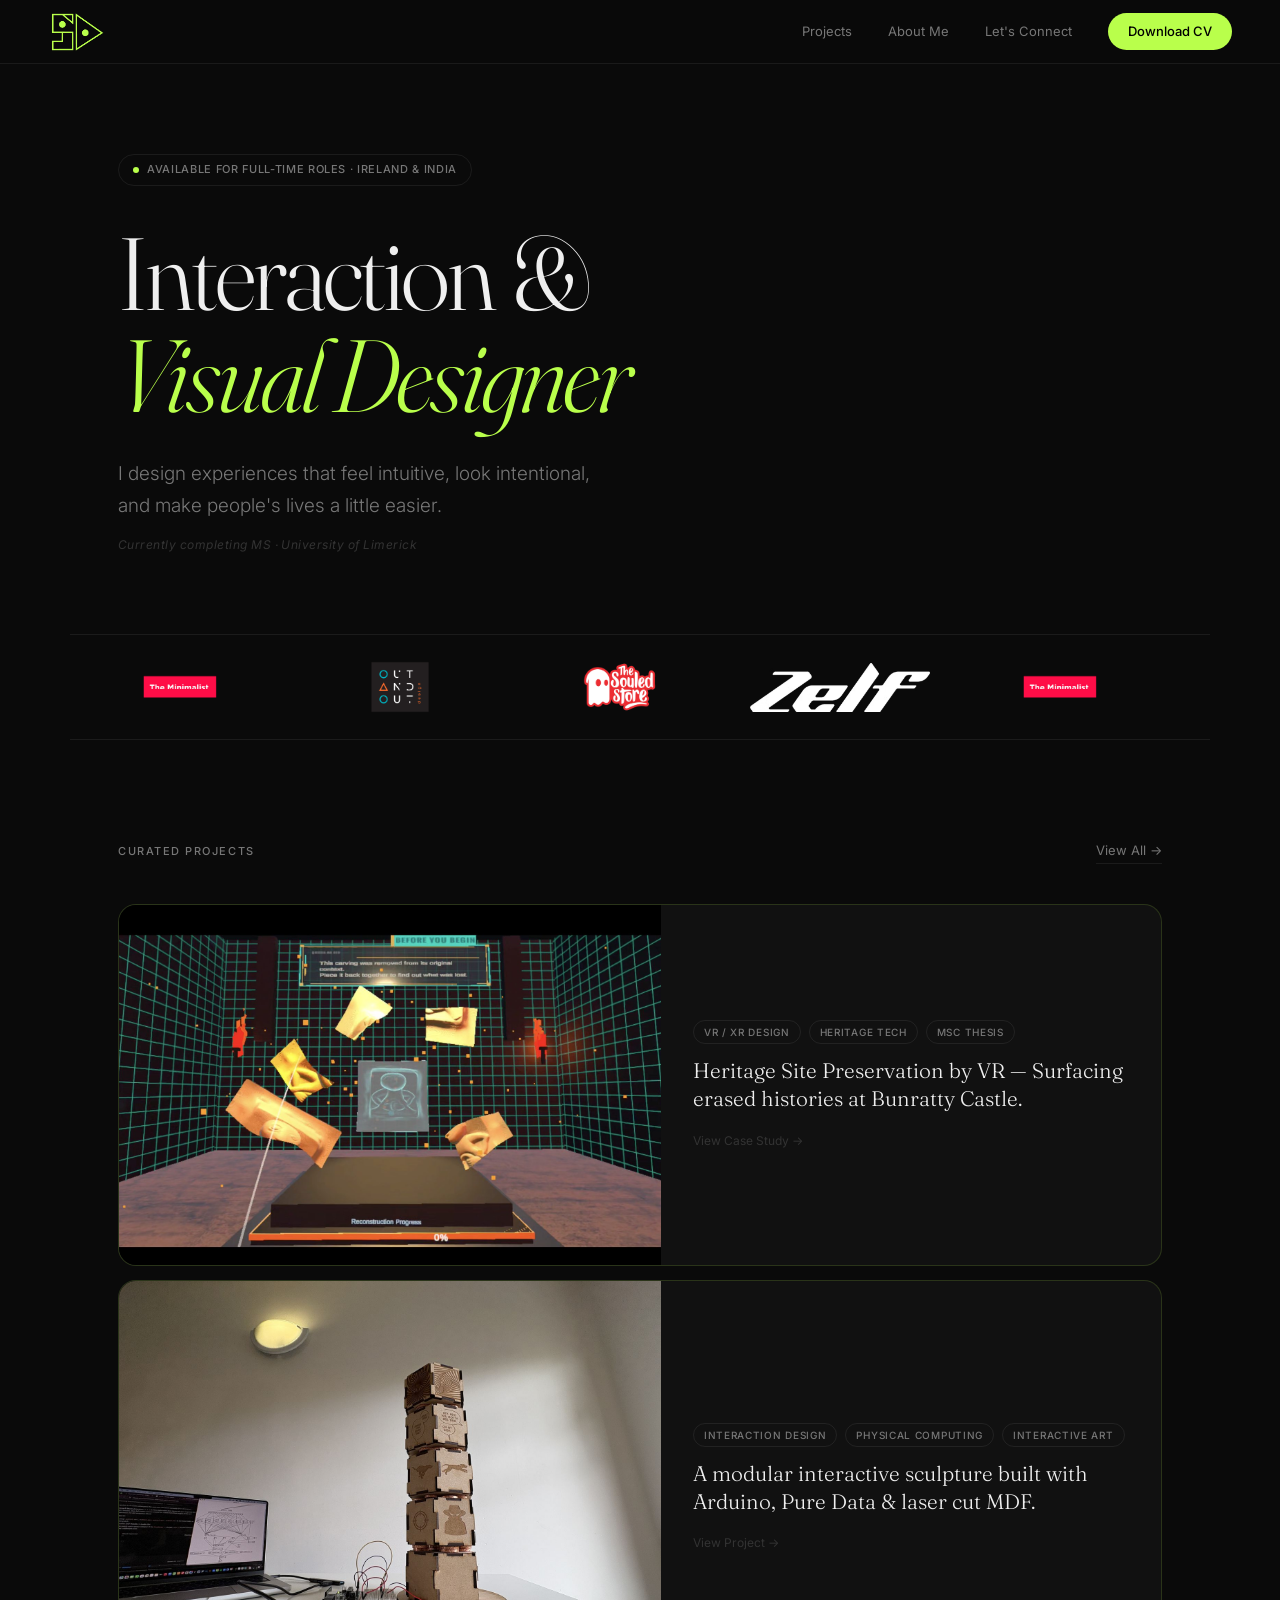
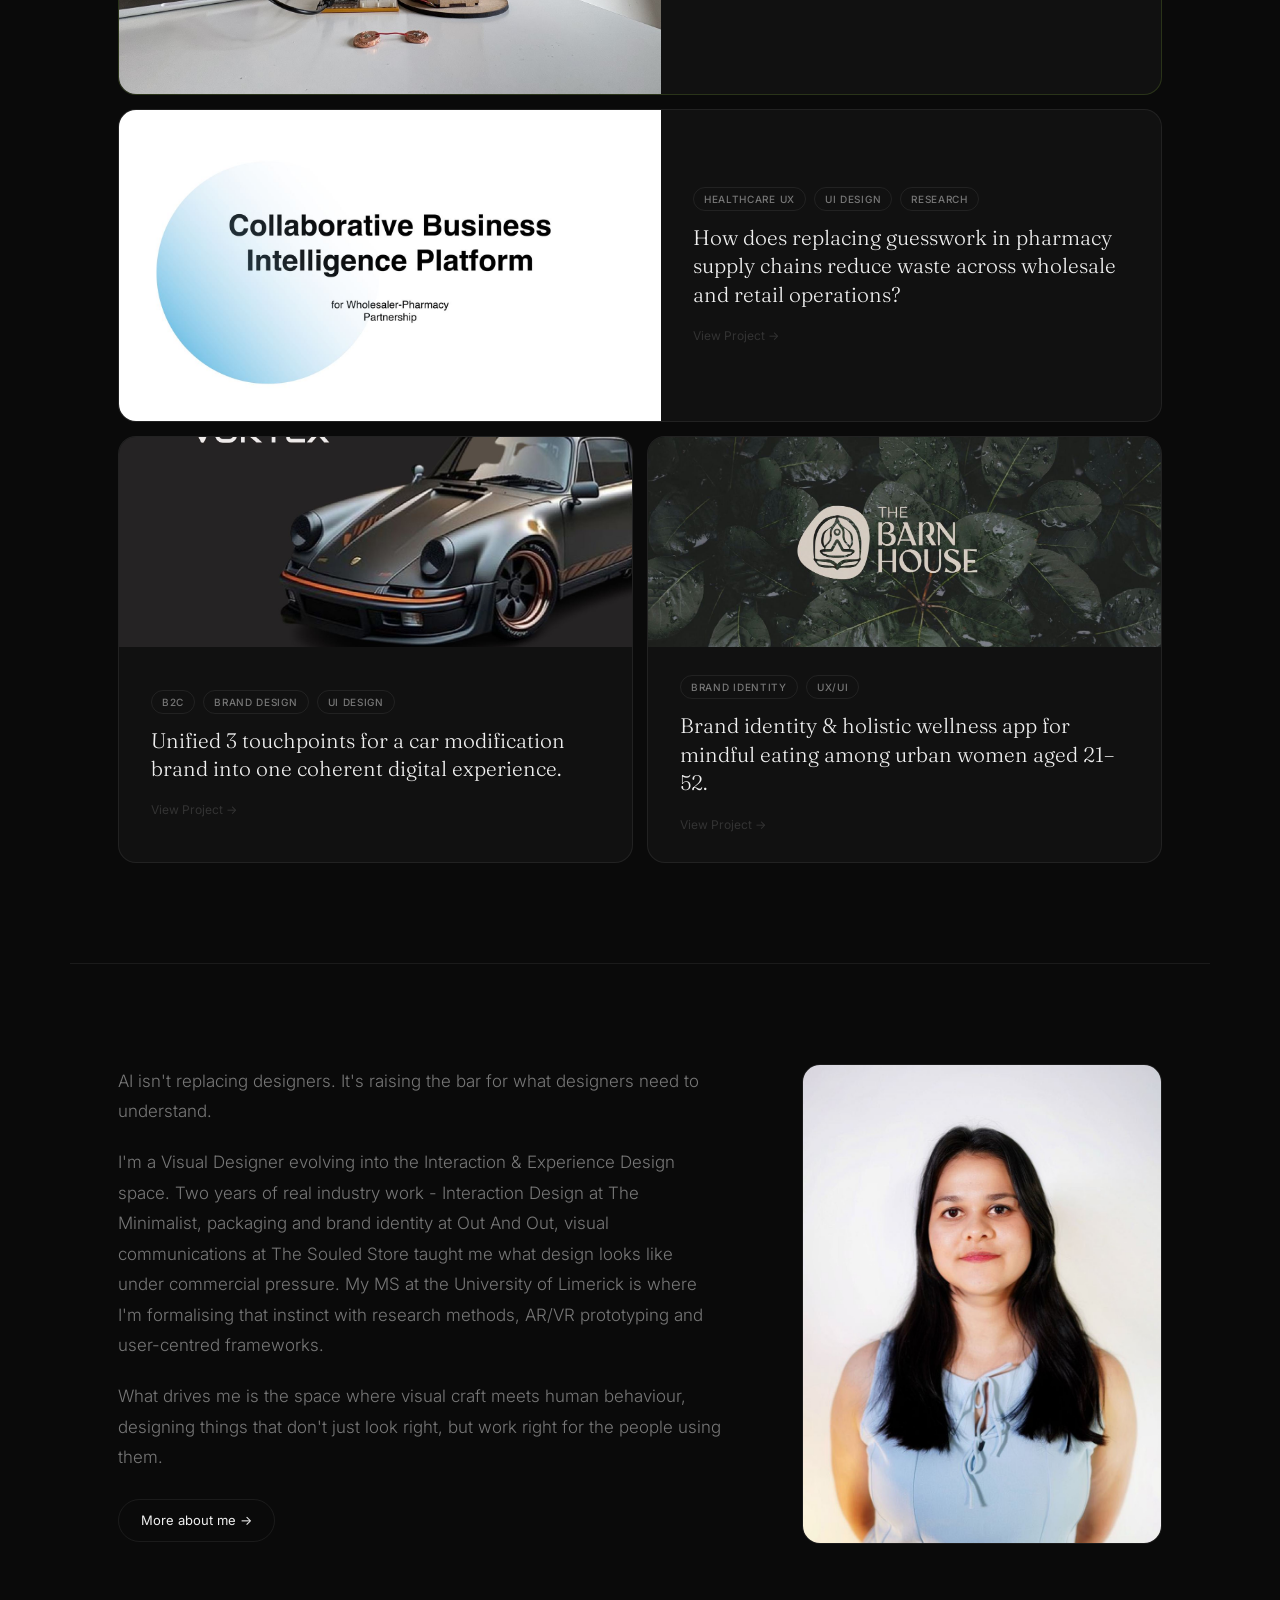
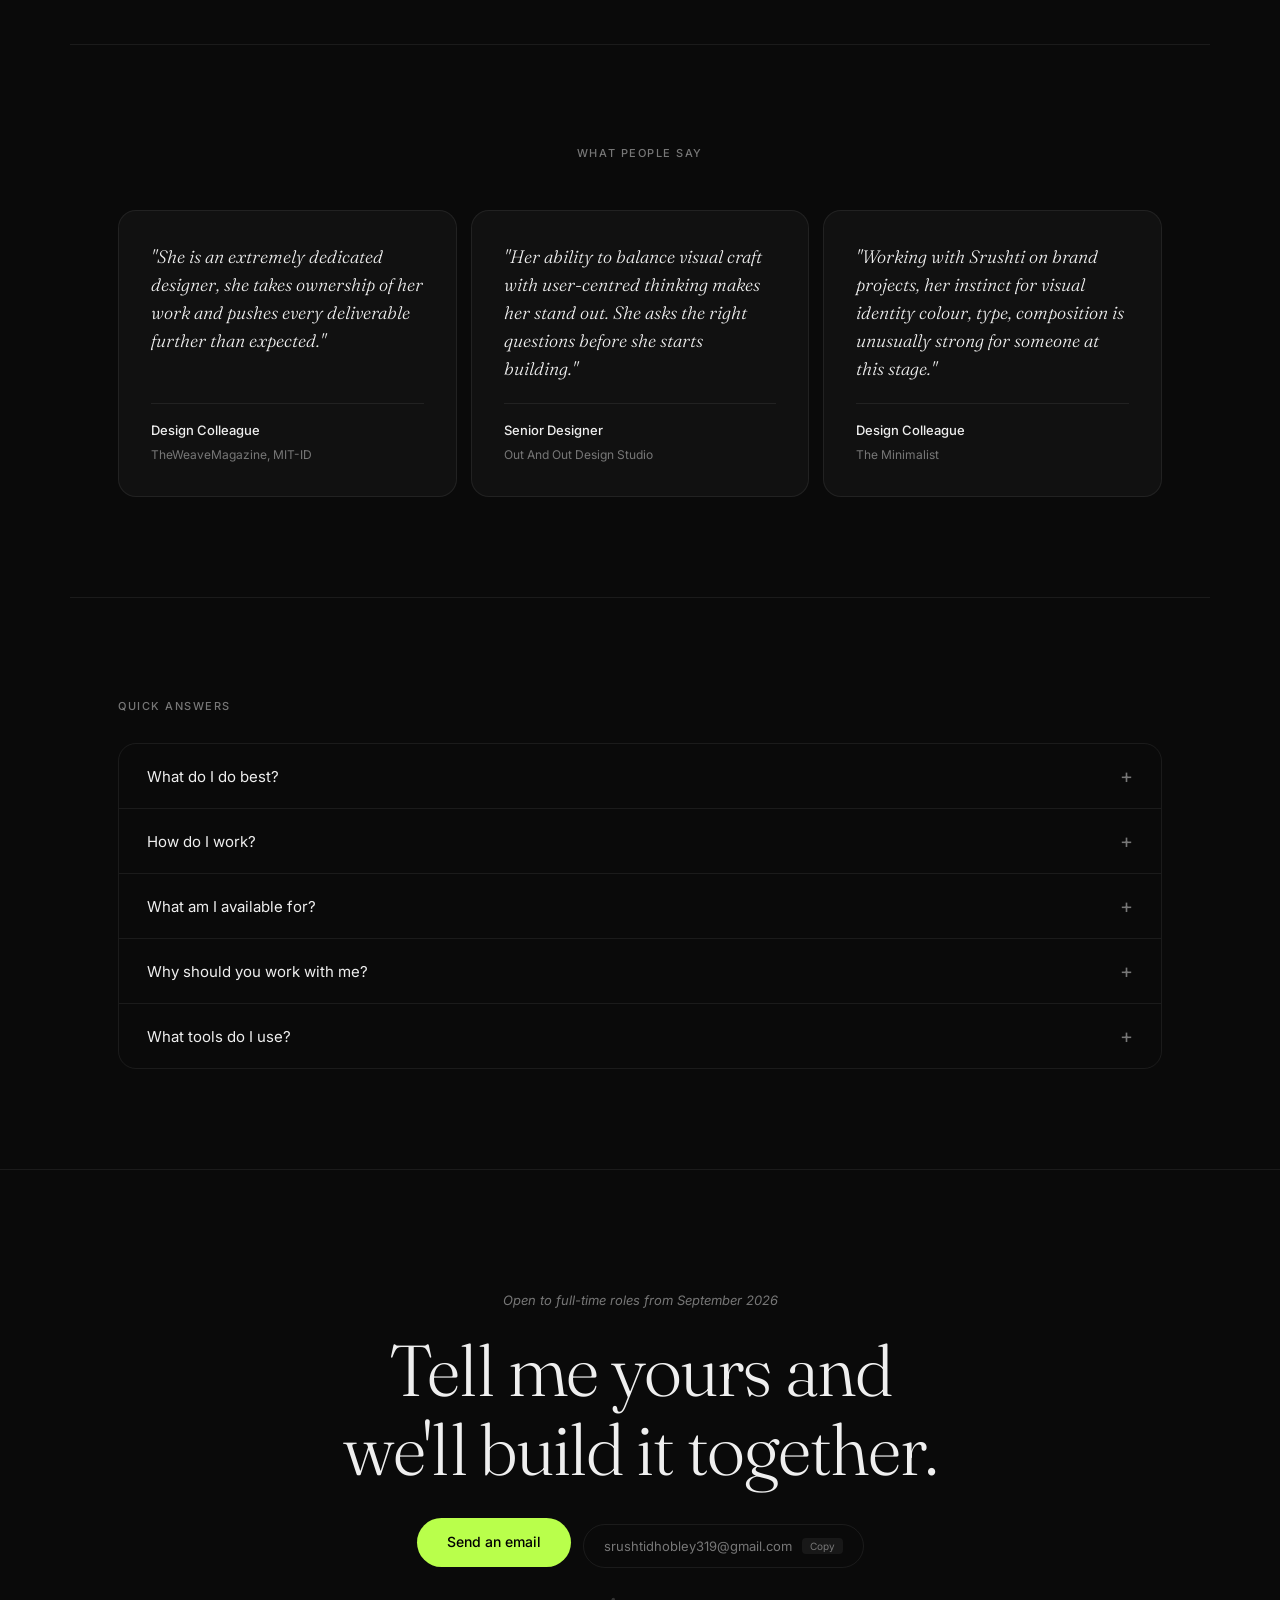
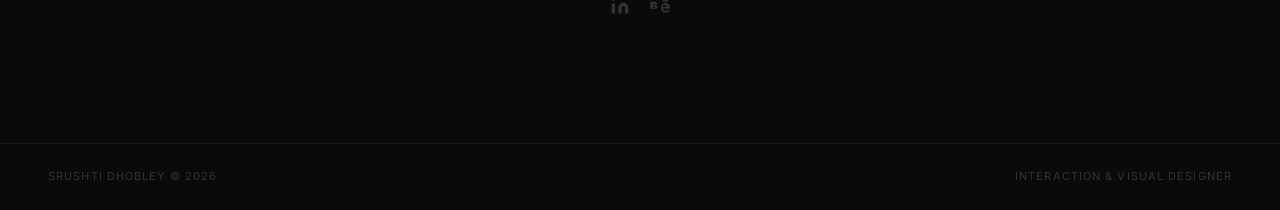
<file: index.html>
<!DOCTYPE html>
<html lang="en">
<head>
  <meta charset="UTF-8" />
  <meta name="viewport" content="width=device-width, initial-scale=1.0" />
  <title>Srushti Dhobley | Interaction & Visual Designer | Night Studio</title>
  <meta name="description" content="Srushti Dhobley — Visual &amp; Interaction Designer. MS Interaction Design, University of Limerick." />
  <meta property="og:title" content="Srushti Dhobley | Interaction & Visual Designer | Night Studio" />
  <meta property="og:type" content="website" />
  <link rel="preconnect" href="https://fonts.googleapis.com" />
  <link rel="preconnect" href="https://fonts.gstatic.com" crossorigin />
  <link href="https://fonts.googleapis.com/css2?family=Inter:wght@300;400;500;600&family=Fraunces:ital,opsz,wght@0,9..144,300;0,9..144,400;1,9..144,300;1,9..144,400&display=swap" rel="stylesheet" />
  <link rel="stylesheet" href="style.css" />
</head>
<body>

  <nav class="nav" id="nav">
    <a href="index.html" class="nav-logo"><img src="logo.jpg" alt="Srushti Logo" style="height:40px;width:auto;display:block;" /></a>
    <div class="nav-links">
      <a href="projects.html">Projects</a>
      <a href="about.html">About Me</a>
      <a href="index.html#contact">Let's Connect</a>
      <a href="Srushti_Dhobley_Resume.pdf" class="nav-cta" download>Download CV</a>
    </div>
    <button class="nav-burger" id="burger" aria-label="menu"><span></span><span></span></button>
  </nav>
  <div class="nav-mobile" id="navMobile">
    <a href="projects.html">Projects</a>
    <a href="about.html">About Me</a>
    <a href="index.html#contact">Let's Connect</a>
    <a href="Srushti_Dhobley_Resume.pdf" download>Download CV</a>
  </div>

  <section class="hero">
    <div class="hero-tag">Available for full-time roles · Ireland &amp; India</div>
    <h1 class="hero-headline">Interaction &amp;<br /><em>Visual Designer</em></h1>
    <p class="hero-sub">I design experiences that feel intuitive, look intentional,<br /> and make people's lives a little easier.</p>
    <p class="hero-status">Currently completing MS · University of Limerick</p>
    <div class="logo-strip-wrap">
      <div class="logo-strip" id="logoStrip">
        <div class="strip-item"><img src="logo-minimalist.png"  alt="The Minimalist" /></div>
        <div class="strip-item"><img src="logo-outandout.png"   alt="Out And Out Design" /></div>
        <div class="strip-item"><img src="logo-souledstore.png" alt="The Souled Store" /></div>
        <div class="strip-item"><img src="logo-zelf.png"        alt="Zelf Design Agency" /></div>
        <div class="strip-item"><img src="logo-minimalist.png"  alt="The Minimalist" /></div>
        <div class="strip-item"><img src="logo-outandout.png"   alt="Out And Out Design" /></div>
        <div class="strip-item"><img src="logo-souledstore.png" alt="The Souled Store" /></div>
        <div class="strip-item"><img src="logo-zelf.png"        alt="Zelf Design Agency" /></div>
      </div>
    </div>
  </section>

  <section class="projects-section" id="projects">
    <div class="section-header">
      <span class="eyebrow">Curated Projects</span>
      <a href="projects.html" class="view-all">View All →</a>
    </div>
    <div class="project-grid">
      <a href="case-study-bunratty.html" class="project-card project-card--wide" style="border-color:rgba(185,255,75,0.15);">
        <div class="project-card__img" style="background:#0a0a0a;">
          <img src="bunratty-cover.jpg" alt="Heritage Site Preservation by VR — Bunratty Castle" style="width:100%;height:100%;object-fit:cover;object-position:center;" />
        </div>
        <div class="project-card__body">
          <div class="project-tags">
            <span class="tag">VR / XR Design</span>
            <span class="tag">Heritage Tech</span>
            <span class="tag">MSc Thesis</span>
          </div>
          <h2>Heritage Site Preservation by VR — Surfacing erased histories at Bunratty Castle.</h2>
          
          <span class="project-link">View Case Study →</span>
        </div>
      </a>
      <a href="case-study-kaleidoscope.html" class="project-card project-card--wide" style="border-color:rgba(185,255,75,0.15);">
        <div class="project-card__img" style="background:#0a0a0a;">
          <img src="kaleido-final.jpg" alt="Detachable Kaleidoscope final sculpture" style="width:100%;height:100%;object-fit:cover;object-position:center 20%;" />
        </div>
        <div class="project-card__body">
          <div class="project-tags">
            <span class="tag">Interaction Design</span>
            <span class="tag">Physical Computing</span>
            <span class="tag">Interactive Art</span>
            
          </div>
          <h2>A modular interactive sculpture built with Arduino, Pure Data &amp; laser cut MDF.</h2>
          <span class="project-link">View Project →</span>
        </div>
      </a>

      <a href="case-study-pharmasight.html" class="project-card project-card--wide">
        <div class="project-card__img" style="background:#0d0d2e;">
          <img src="pharma-cover.jpg" alt="Pharmasight" style="width:100%;height:100%;object-fit:cover;object-position:center;" />
        </div>
        <div class="project-card__body">
          <div class="project-tags"><span class="tag">Healthcare UX</span><span class="tag">UI Design</span><span class="tag">Research</span></div>
          <h2>How does replacing guesswork in pharmacy supply chains reduce waste across wholesale and retail operations?</h2>
          <span class="project-link">View Project →</span>
        </div>
      </a>
      <a href="case-study-vortex.html" class="project-card">
        <div class="project-card__img" style="background:linear-gradient;">
          <img src="vortex-cover.jpg" alt="Vortex" style="width:100%;height:100%;object-fit:cover;object-position:center;" />
        </div>
        <div class="project-card__body">
          <div class="project-tags"><span class="tag">B2C</span><span class="tag">Brand Design</span><span class="tag">UI Design</span></div>
          <h2>Unified 3 touchpoints for a car modification brand into one coherent digital experience.</h2>
          <span class="project-link">View Project →</span>
        </div>
      </a>
      <a href="case-study-barnhouse.html" class="project-card">
        <div class="project-card__img" style="background:linear-gradient;">
          <img src="barn-house-cover.jpg" alt="The Barn House" style="width:100%;height:100%;object-fit:cover;object-position:center;" />
        </div>
        <div class="project-card__body">
          <div class="project-tags"><span class="tag">Brand Identity</span><span class="tag">UX/UI</span></div>
          <h2>Brand identity &amp; holistic wellness app for mindful eating among urban women aged 21–52.</h2>
          <span class="project-link">View Project →</span>
        </div>
      </a>
    </div>
  </section>

  <section class="about-strip">
    <div class="about-strip__text">
      <p>AI isn't replacing designers. It's raising the bar for what designers need to understand.</p>
      <p>I'm a Visual Designer evolving into the Interaction &amp; Experience Design space. Two years of real industry work - Interaction Design at The Minimalist, packaging and brand identity at Out And Out, visual communications at The Souled Store taught me what design looks like under commercial pressure. My MS at the University of Limerick is where I'm formalising that instinct with research methods, AR/VR prototyping and user-centred frameworks.</p>
      <p>What drives me is the space where visual craft meets human behaviour, designing things that don't just look right, but work right for the people using them.</p>
      <a href="about.html" class="btn-ghost">More about me →</a>
    </div>
    <div class="about-strip__photo">
      <img src="srushti.jpg" alt="Srushti Dhobley" style="width:100%;height:100%;object-fit:cover;object-position:center top;" />
    </div>
  </section>

  <section class="testimonials">
    <span class="eyebrow" style="display:block;text-align:center;margin-bottom:48px;">What people say</span>
    <div class="testimonial-grid">
      <div class="testimonial-card">
        <p class="testimonial-quote">"She is an extremely dedicated designer, she takes ownership of her work and pushes every deliverable further than expected."</p>
        <div class="testimonial-author"><span class="t-name">Design Colleague</span><span class="t-role">TheWeaveMagazine, MIT-ID</span></div>
      </div>
      <div class="testimonial-card">
        <p class="testimonial-quote">"Her ability to balance visual craft with user-centred thinking makes her stand out. She asks the right questions before she starts building."</p>
        <div class="testimonial-author"><span class="t-name">Senior Designer</span><span class="t-role">Out And Out Design Studio</span></div>
      </div>
      <div class="testimonial-card">
        <p class="testimonial-quote">"Working with Srushti on brand projects, her instinct for visual identity colour, type, composition is unusually strong for someone at this stage."</p>
        <div class="testimonial-author"><span class="t-name">Design Colleague</span><span class="t-role">The Minimalist</span></div>
      </div>
    </div>
  
  </section>

  <section class="faq-section">
    <span class="eyebrow" style="display:block;margin-bottom:28px;">Quick answers</span>
    <div class="faq-list">
      <div class="faq-item"><button class="faq-q" aria-expanded="false">What do I do best?</button><div class="faq-a">I work across two things that don't usually sit together — UX research and visual design. On the research side, I dig into user problems, map out interactions and design the system that actually make sense for the people using them. On the visual side, I have a background in brand identity, graphic design and print media which have uplifted my UI skillset.

The combination is what makes the work interesting. I don't just make things look good and I don't just make things that function, try to make things that do both.</div></div>
      <div class="faq-item"><button class="faq-q" aria-expanded="false">How do I work?</button><div class="faq-a">I work in weekly cycles with a defined scope at the start of each week. Beginning with spending time to understand the problem and target audience, what are there motivation, goals to achieve and paintpoints throughout the journey. That thinking shapes every decision that comes after it.

For tools: Figma Make and Cluade Design for UI and prototyping. Adobe Illustrator, Photoshop and InDesign for brand strategy and system design. Blender and Unity for spatial and 3D exploration. Moreover, I understand HTML and CSS used to communicate with developers in their language and catch implementation issues before they ship.</div></div>
      <div class="faq-item"><button class="faq-q" aria-expanded="false">What am I available for?</button><div class="faq-a">Currently I am available for both full time roles and freelance or contract work. I'm currently completing my MS in Interaction and Experience Design at the University of Limerick and actively looking for opportunities in Ireland (Dublin, Limerick, Cork, Galway), India (Mumbai, Pune, Bengaluru), or remote. Where I can contribute from day one while I finish the programme.

If you're building a design team, working on a product that needs someone who thinks about both the research and the craft or have a brand or UI project that needs a fresh perspective, I'd like to hear about it.</div></div>
      <div class="faq-item"><button class="faq-q" aria-expanded="false">Why should you work with me?</button><div class="faq-a">Most designers come from one direction either visual designers who learned a bit of UX, or UX researchers whose wireframes need someone else to make them look credible. I bridge both, which means fewer handoffs, fewer mismatches between intent and execution and a designer who can own a project from the first user interview to the final high-fidelity screen.

Moreover, genuinely engaged with how AI is changing the designer's role as a tool that accelerates ideation and frees up time for the thinking that actually matters. I use it in my workflow, understand its limits and can bring that awareness to a team.</div></div>
      <div class="faq-item"><button class="faq-q" aria-expanded="false">What tools do I use?</button><div class="faq-a">Figma is my primary tool for UI and prototyping. Adobe Photoshop, Illustrator, and InDesign for visual and brand work. Premiere Pro for motion. FreeCAD and Unity for exploratory work in my MS. HTML/CSS and beginner React for front-end collaboration.</div></div>
    </div>
  </section>


  <section class="contact-section" id="contact">
    <div class="contact-inner">
      <p class="contact-eyebrow">Open to full-time roles from September 2026</p>
      <h2 class="contact-headline">Tell me yours and<br />we'll build it together.</h2>
      <div class="contact-actions">
        <a href="mailto:srushtidhobley319@gmail.com" class="btn-primary">Send an email</a>
        <button class="btn-ghost copy-email" data-email="srushtidhobley319@gmail.com">
          srushtidhobley319@gmail.com <span class="copy-label">Copy</span>
        </button>
      </div>
      <div class="social-links">
        <a href="https://www.linkedin.com/in/srushti-dhobley-43a842202/" target="_blank" rel="noopener" aria-label="LinkedIn">
          <svg width="20" height="20" fill="none" viewBox="0 0 24 24"><path fill="currentColor" d="M16 8a6 6 0 016 6v7h-4v-7a2 2 0 00-2-2 2 2 0 00-2 2v7h-4v-7a6 6 0 016-6zM2 9h4v12H2z"/><circle cx="4" cy="4" r="2" fill="currentColor"/></svg>
        </a>
        <a href="https://www.behance.net/srushtidho48b4" target="_blank" rel="noopener" aria-label="Behance">
          <svg width="20" height="20" fill="none" viewBox="0 0 24 24"><path fill="currentColor" d="M22 7h-7V5h7v2zm1.726 10c-.442 1.297-2.029 3-5.101 3-3.074 0-5.564-1.729-5.564-5.675 0-3.91 2.325-5.92 5.466-5.92 3.082 0 4.964 1.782 5.375 4.426.078.506.109 1.188.095 2.14H15.97c.13 3.211 3.483 3.312 4.588 2.029L23.726 17zm-8.738-4h4.654c-.075-1.651-1.222-2.207-2.41-2.207-1.233 0-2.098.594-2.244 2.207zM7.4 11.475c.689.155 1.45.437 1.451 1.649 0 1.68-1.645 2.134-3.252 2.134H.5V7h5.002c1.474 0 3.077.427 3.077 2.141 0 1.083-.666 1.838-1.179 2.334zM3.5 9.5v1.325h1.7c.476 0 .902-.195.902-.663 0-.469-.426-.662-.902-.662H3.5zm0 2.825v1.65h2.2c.551 0 .95-.275.95-.825 0-.551-.399-.825-.95-.825H3.5z"/></svg>
        </a></div>
    </div>
  </section>

  <footer class="footer">
    <span>SRUSHTI DHOBLEY © 2026</span>
    <span>INTERACTION &amp; VISUAL DESIGNER</span>
  </footer>
  <script src="script.js"></script>
</body>
</html>
</file>
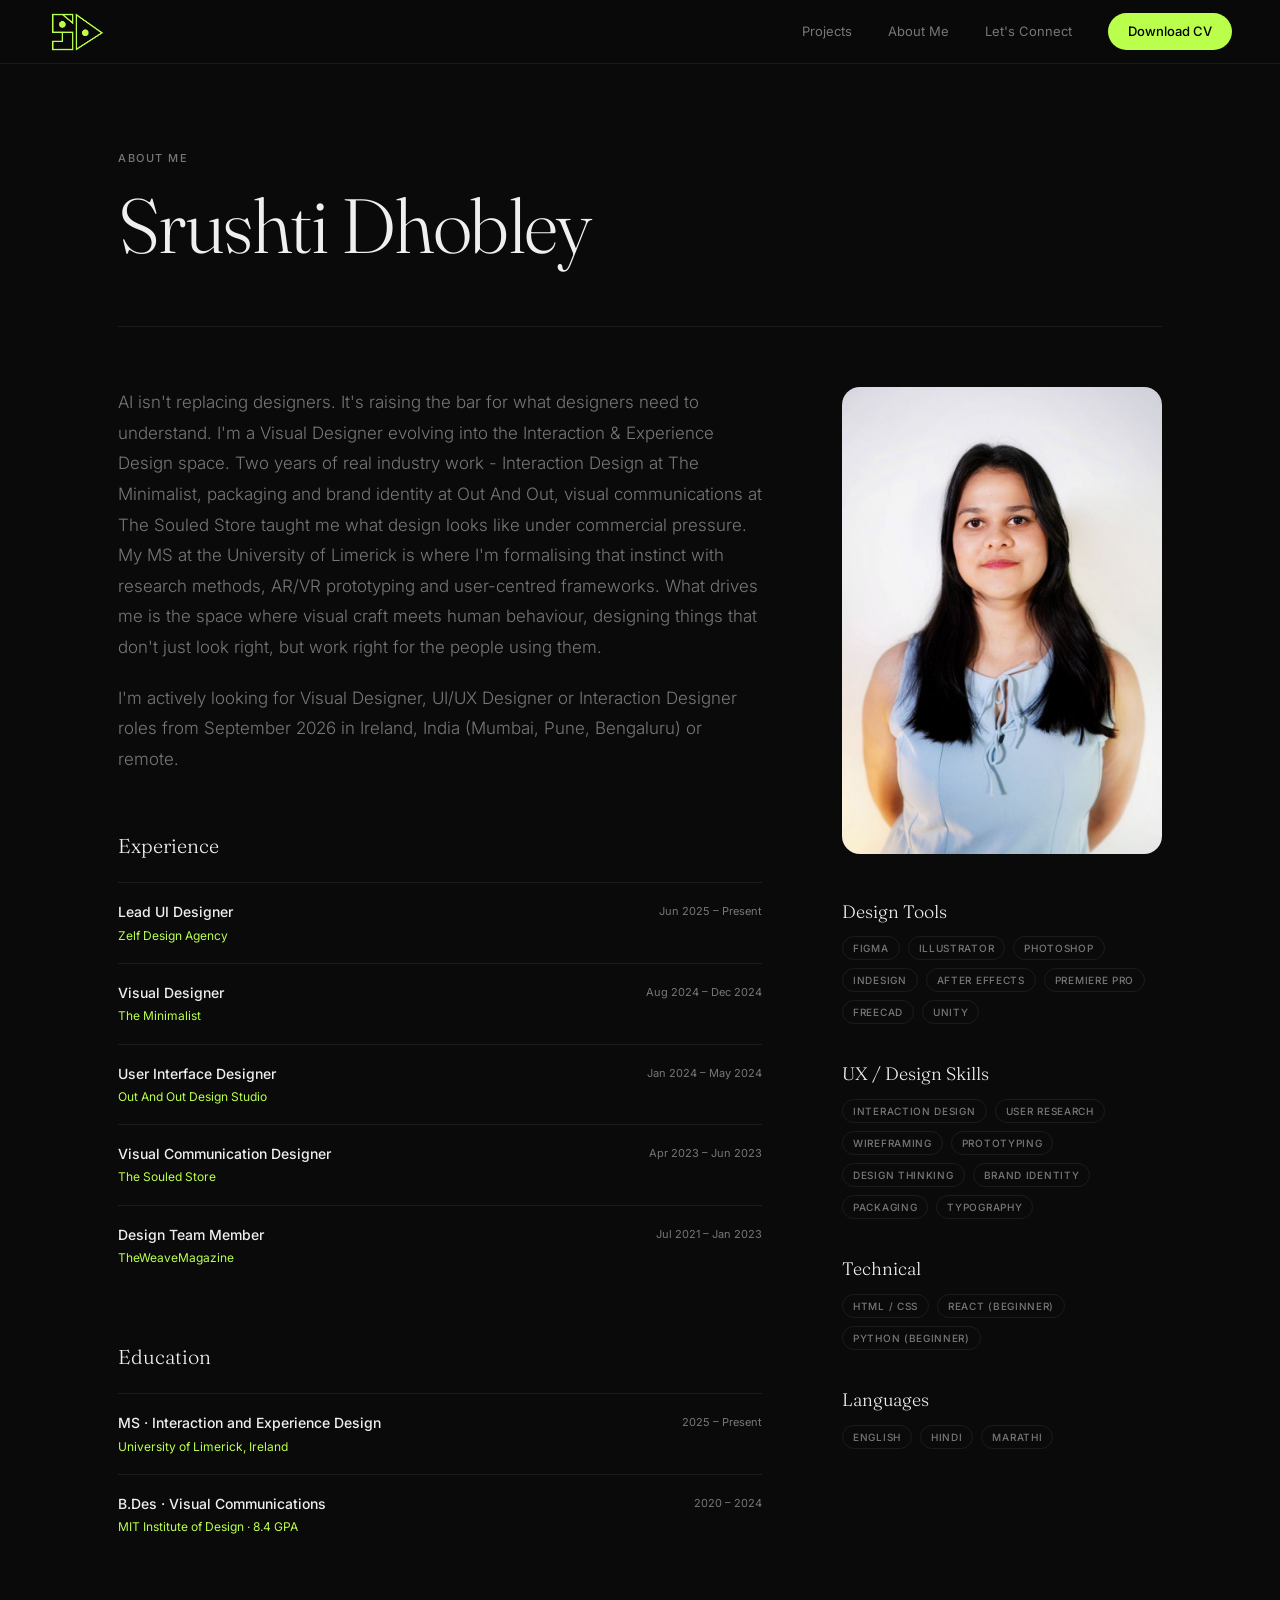
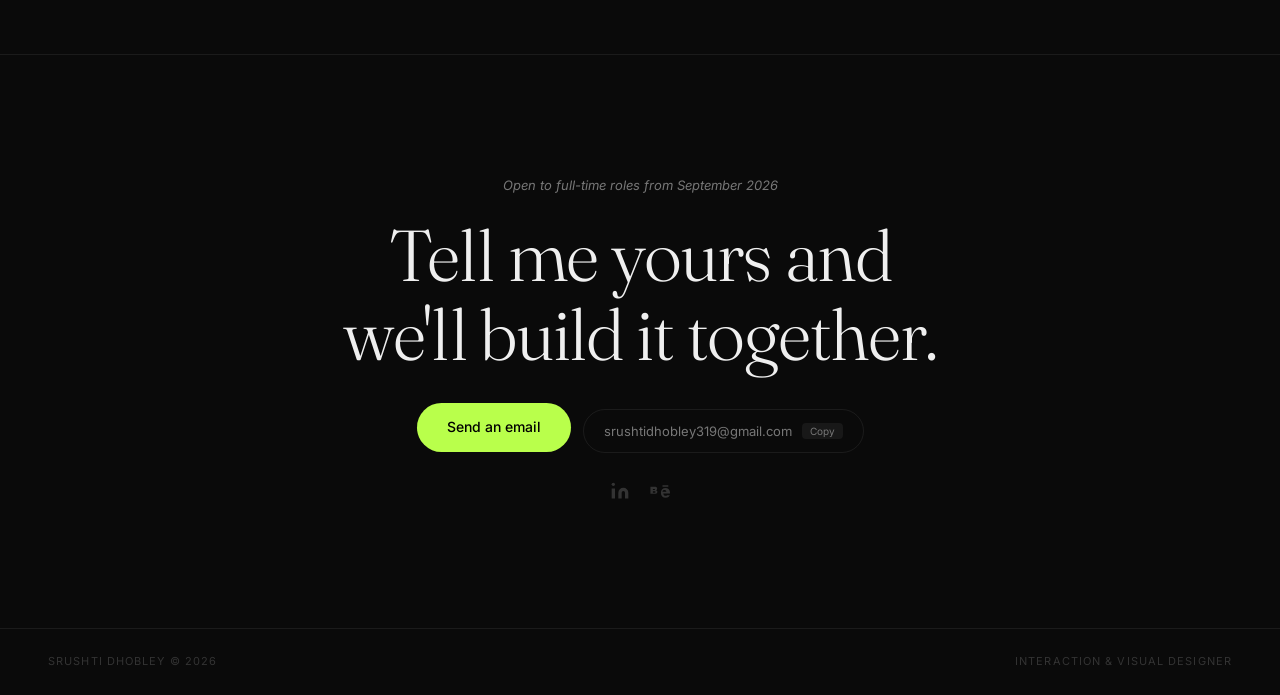
<file: about.html>
<!DOCTYPE html>
<html lang="en">
<head>
  <meta charset="UTF-8"/><meta name="viewport" content="width=device-width,initial-scale=1.0"/>
  <title>About · Srushti Dhobley</title>
  <link rel="preconnect" href="https://fonts.googleapis.com"/>
  <link rel="preconnect" href="https://fonts.gstatic.com" crossorigin/>
  <link href="https://fonts.googleapis.com/css2?family=Inter:wght@300;400;500;600&family=Fraunces:ital,opsz,wght@0,9..144,300;0,9..144,400;1,9..144,300;1,9..144,400&display=swap" rel="stylesheet" />
  <link rel="stylesheet" href="style.css"/>
</head>
<body>
  <nav class="nav" id="nav">
    <a href="index.html" class="nav-logo"><img src="logo.jpg" alt="Srushti Logo" style="height:40px;width:auto;display:block;" /></a>
    <div class="nav-links">
      <a href="projects.html">Projects</a>
      <a href="about.html">About Me</a>
      <a href="index.html#contact">Let's Connect</a>
      <a href="Srushti_Dhobley_Resume.pdf" class="nav-cta" download>Download CV</a>
    </div>
    <button class="nav-burger" id="burger" aria-label="menu"><span></span><span></span></button>
  </nav>
  <div class="nav-mobile" id="navMobile">
    <a href="projects.html">Projects</a>
    <a href="about.html">About Me</a>
    <a href="index.html#contact">Let's Connect</a>
    <a href="Srushti_Dhobley_Resume.pdf" download>Download CV</a>
  </div>
  <div class="page-hero">
    <span class="eyebrow">About Me</span>
    <h1>Srushti Dhobley</h1>
  </div>
  <div class="about-page">
    <div class="about-page__grid">
      <div class="about-bio">
        <p>AI isn't replacing designers. It's raising the bar for what designers need to understand.

I'm a Visual Designer evolving into the Interaction & Experience Design space. Two years of real industry work - Interaction Design at The Minimalist, packaging and brand identity at Out And Out, visual communications at The Souled Store taught me what design looks like under commercial pressure. My MS at the University of Limerick is where I'm formalising that instinct with research methods, AR/VR prototyping and user-centred frameworks.

What drives me is the space where visual craft meets human behaviour, designing things that don't just look right, but work right for the people using them.</p>
  
        
        <p>I'm actively looking for Visual Designer, UI/UX Designer or Interaction Designer roles from September 2026 in Ireland, India (Mumbai, Pune, Bengaluru) or remote.</p>
        <div class="about-experience">
          <h3>Experience</h3>
          <div class="exp-item"><div><div class="exp-title">Lead UI Designer</div><div class="exp-company">Zelf Design Agency</div></div><div class="exp-date">Jun 2025 – Present</div></div>
          <div class="exp-item"><div><div class="exp-title">Visual Designer</div><div class="exp-company">The Minimalist</div></div><div class="exp-date">Aug 2024 – Dec 2024</div></div>
          <div class="exp-item"><div><div class="exp-title">User Interface Designer</div><div class="exp-company">Out And Out Design Studio</div></div><div class="exp-date">Jan 2024 – May 2024</div></div>
          <div class="exp-item"><div><div class="exp-title">Visual Communication Designer</div><div class="exp-company">The Souled Store</div></div><div class="exp-date">Apr 2023 – Jun 2023</div></div>
          <div class="exp-item"><div><div class="exp-title">Design Team Member</div><div class="exp-company">TheWeaveMagazine</div></div><div class="exp-date">Jul 2021 – Jan 2023</div></div>
        </div>
        <div class="about-experience">
          <h3>Education</h3>
          <div class="exp-item"><div><div class="exp-title">MS · Interaction and Experience Design</div><div class="exp-company">University of Limerick, Ireland</div></div><div class="exp-date">2025 – Present</div></div>
          <div class="exp-item"><div><div class="exp-title">B.Des · Visual Communications</div><div class="exp-company">MIT Institute of Design · 8.4 GPA</div></div><div class="exp-date">2020 – 2024</div></div>
        </div>
      </div>
      <div class="about-sidebar">
        <img src="srushti.jpg" alt="Srushti Dhobley" style="width:100%;height:40%;object-fit:cover;object-position:center top;border-radius:var(--radius-lg);" />
        <h3>Design Tools</h3>
        <div class="tag-cloud"><span class="tag">Figma</span><span class="tag">Illustrator</span><span class="tag">Photoshop</span><span class="tag">InDesign</span><span class="tag">After Effects</span><span class="tag">Premiere Pro</span><span class="tag">FreeCAD</span><span class="tag">Unity</span></div>
        <h3>UX / Design Skills</h3>
        <div class="tag-cloud"><span class="tag">Interaction Design</span><span class="tag">User Research</span><span class="tag">Wireframing</span><span class="tag">Prototyping</span><span class="tag">Design Thinking</span><span class="tag">Brand Identity</span><span class="tag">Packaging</span><span class="tag">Typography</span></div>
        <h3>Technical</h3>
        <div class="tag-cloud"><span class="tag">HTML / CSS</span><span class="tag">React (beginner)</span><span class="tag">Python (beginner)</span></div>
        <h3>Languages</h3>
        <div class="tag-cloud"><span class="tag">English</span><span class="tag">Hindi</span><span class="tag">Marathi</span></div>
      </div>
    </div>
  </div>
  <section class="contact-section" id="contact">
    <div class="contact-inner">
      <p class="contact-eyebrow">Open to full-time roles from September 2026</p>
      <h2 class="contact-headline">Tell me yours and<br />we'll build it together.</h2>
      <div class="contact-actions">
        <a href="mailto:srushtidhobley319@gmail.com" class="btn-primary">Send an email</a>
        <button class="btn-ghost copy-email" data-email="srushtidhobley319@gmail.com">
          srushtidhobley319@gmail.com <span class="copy-label">Copy</span>
        </button>
      </div>
      <div class="social-links">
        <a href="https://www.linkedin.com/in/srushti-dhobley-43a842202/" target="_blank" rel="noopener" aria-label="LinkedIn">
          <svg width="20" height="20" fill="none" viewBox="0 0 24 24"><path fill="currentColor" d="M16 8a6 6 0 016 6v7h-4v-7a2 2 0 00-2-2 2 2 0 00-2 2v7h-4v-7a6 6 0 016-6zM2 9h4v12H2z"/><circle cx="4" cy="4" r="2" fill="currentColor"/></svg>
        </a>
        <a href="https://www.behance.net/srushtidho48b4" target="_blank" rel="noopener" aria-label="Behance">
          <svg width="20" height="20" fill="none" viewBox="0 0 24 24"><path fill="currentColor" d="M22 7h-7V5h7v2zm1.726 10c-.442 1.297-2.029 3-5.101 3-3.074 0-5.564-1.729-5.564-5.675 0-3.91 2.325-5.92 5.466-5.92 3.082 0 4.964 1.782 5.375 4.426.078.506.109 1.188.095 2.14H15.97c.13 3.211 3.483 3.312 4.588 2.029L23.726 17zm-8.738-4h4.654c-.075-1.651-1.222-2.207-2.41-2.207-1.233 0-2.098.594-2.244 2.207zM7.4 11.475c.689.155 1.45.437 1.451 1.649 0 1.68-1.645 2.134-3.252 2.134H.5V7h5.002c1.474 0 3.077.427 3.077 2.141 0 1.083-.666 1.838-1.179 2.334zM3.5 9.5v1.325h1.7c.476 0 .902-.195.902-.663 0-.469-.426-.662-.902-.662H3.5zm0 2.825v1.65h2.2c.551 0 .95-.275.95-.825 0-.551-.399-.825-.95-.825H3.5z"/></svg>
        </a></div>
    </div>
  </section>
  <footer class="footer">
    <span>SRUSHTI DHOBLEY © 2026</span>
    <span>INTERACTION &amp; VISUAL DESIGNER</span>
  </footer>
  <script src="script.js"></script>
</body>
</html>
</file>
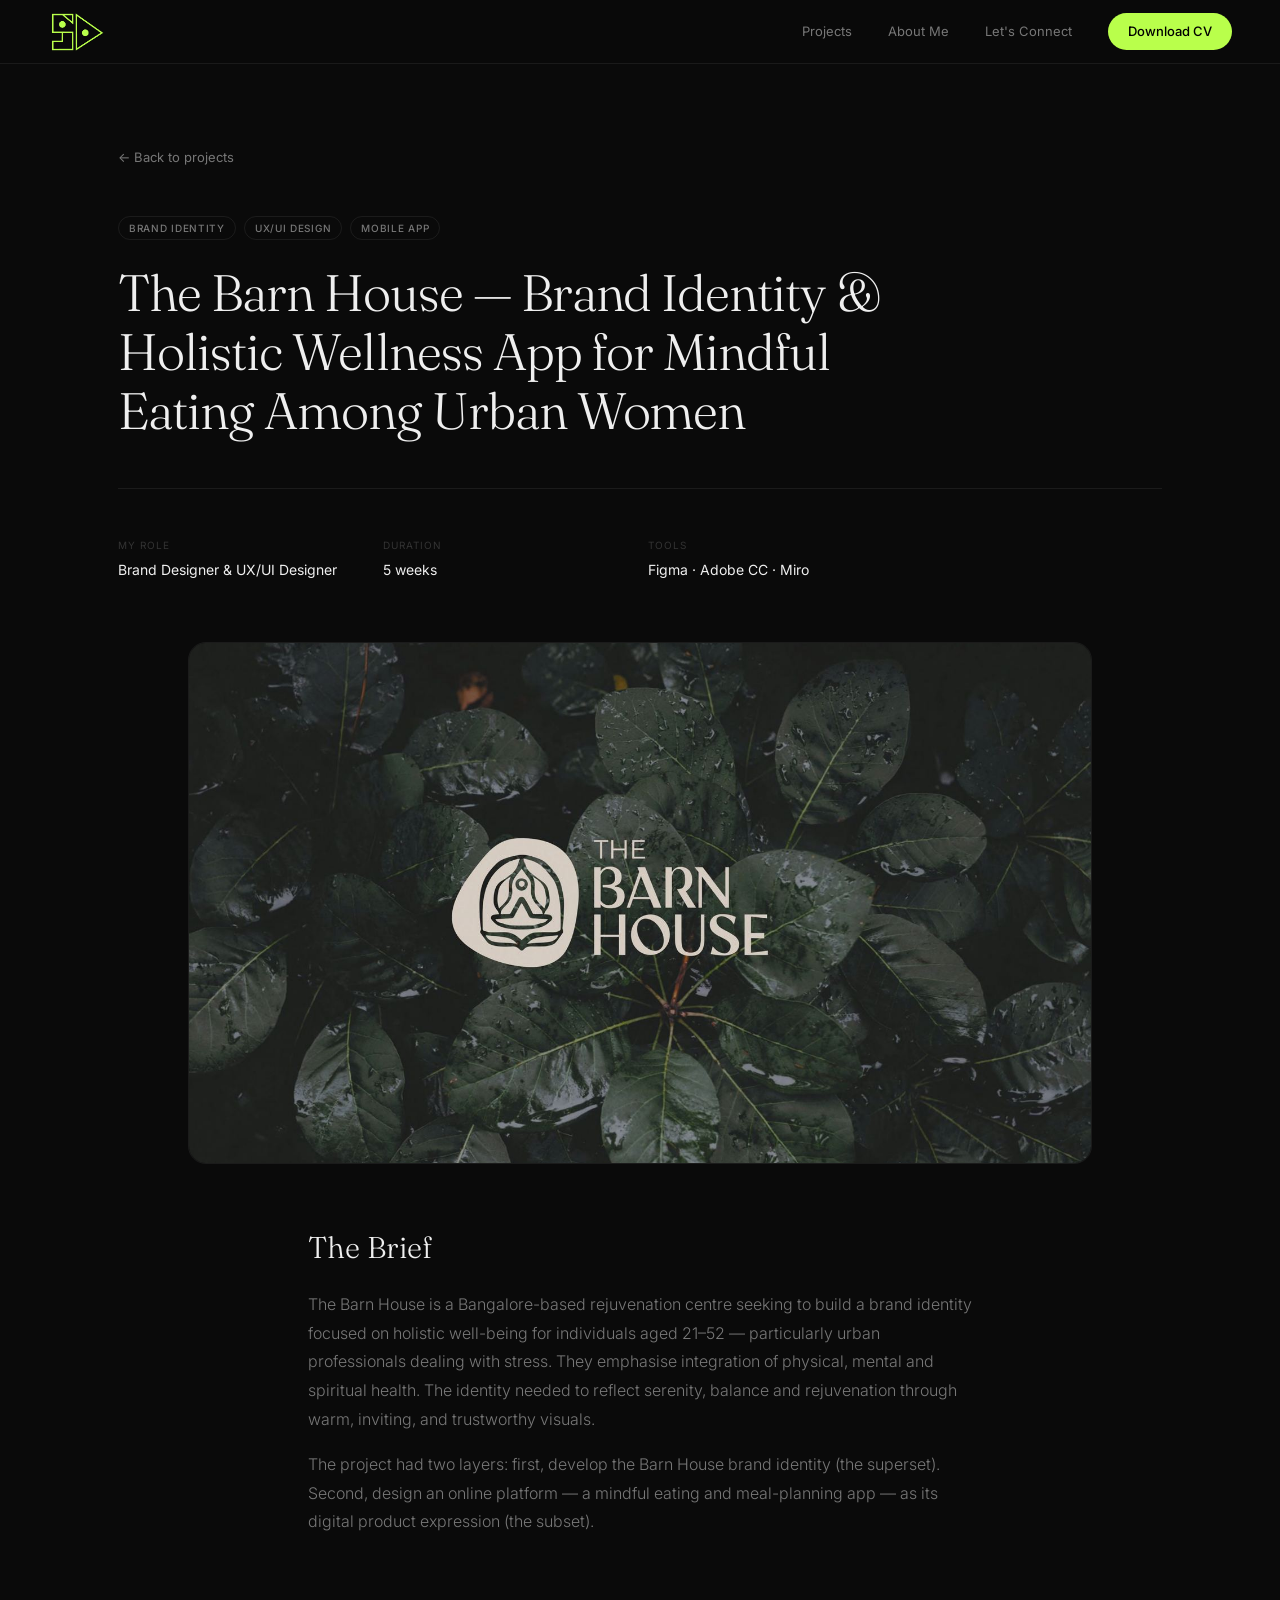
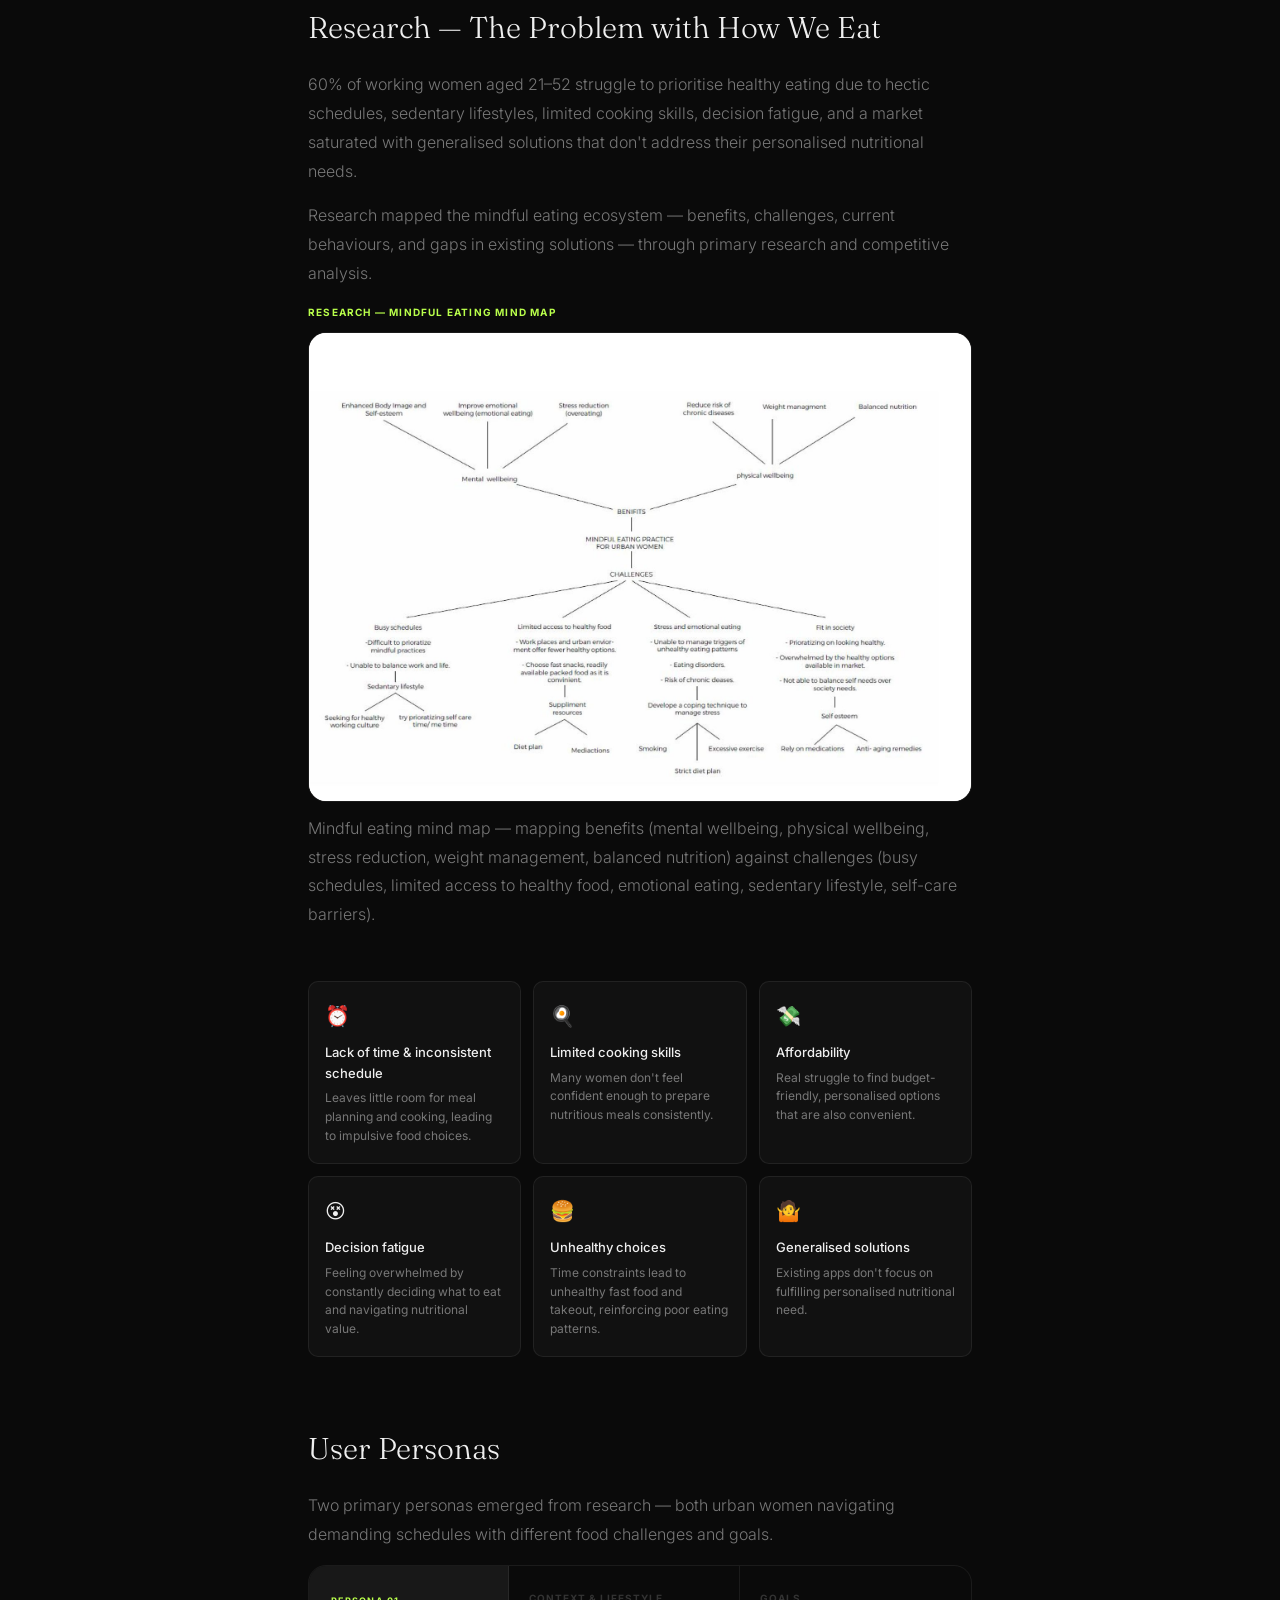
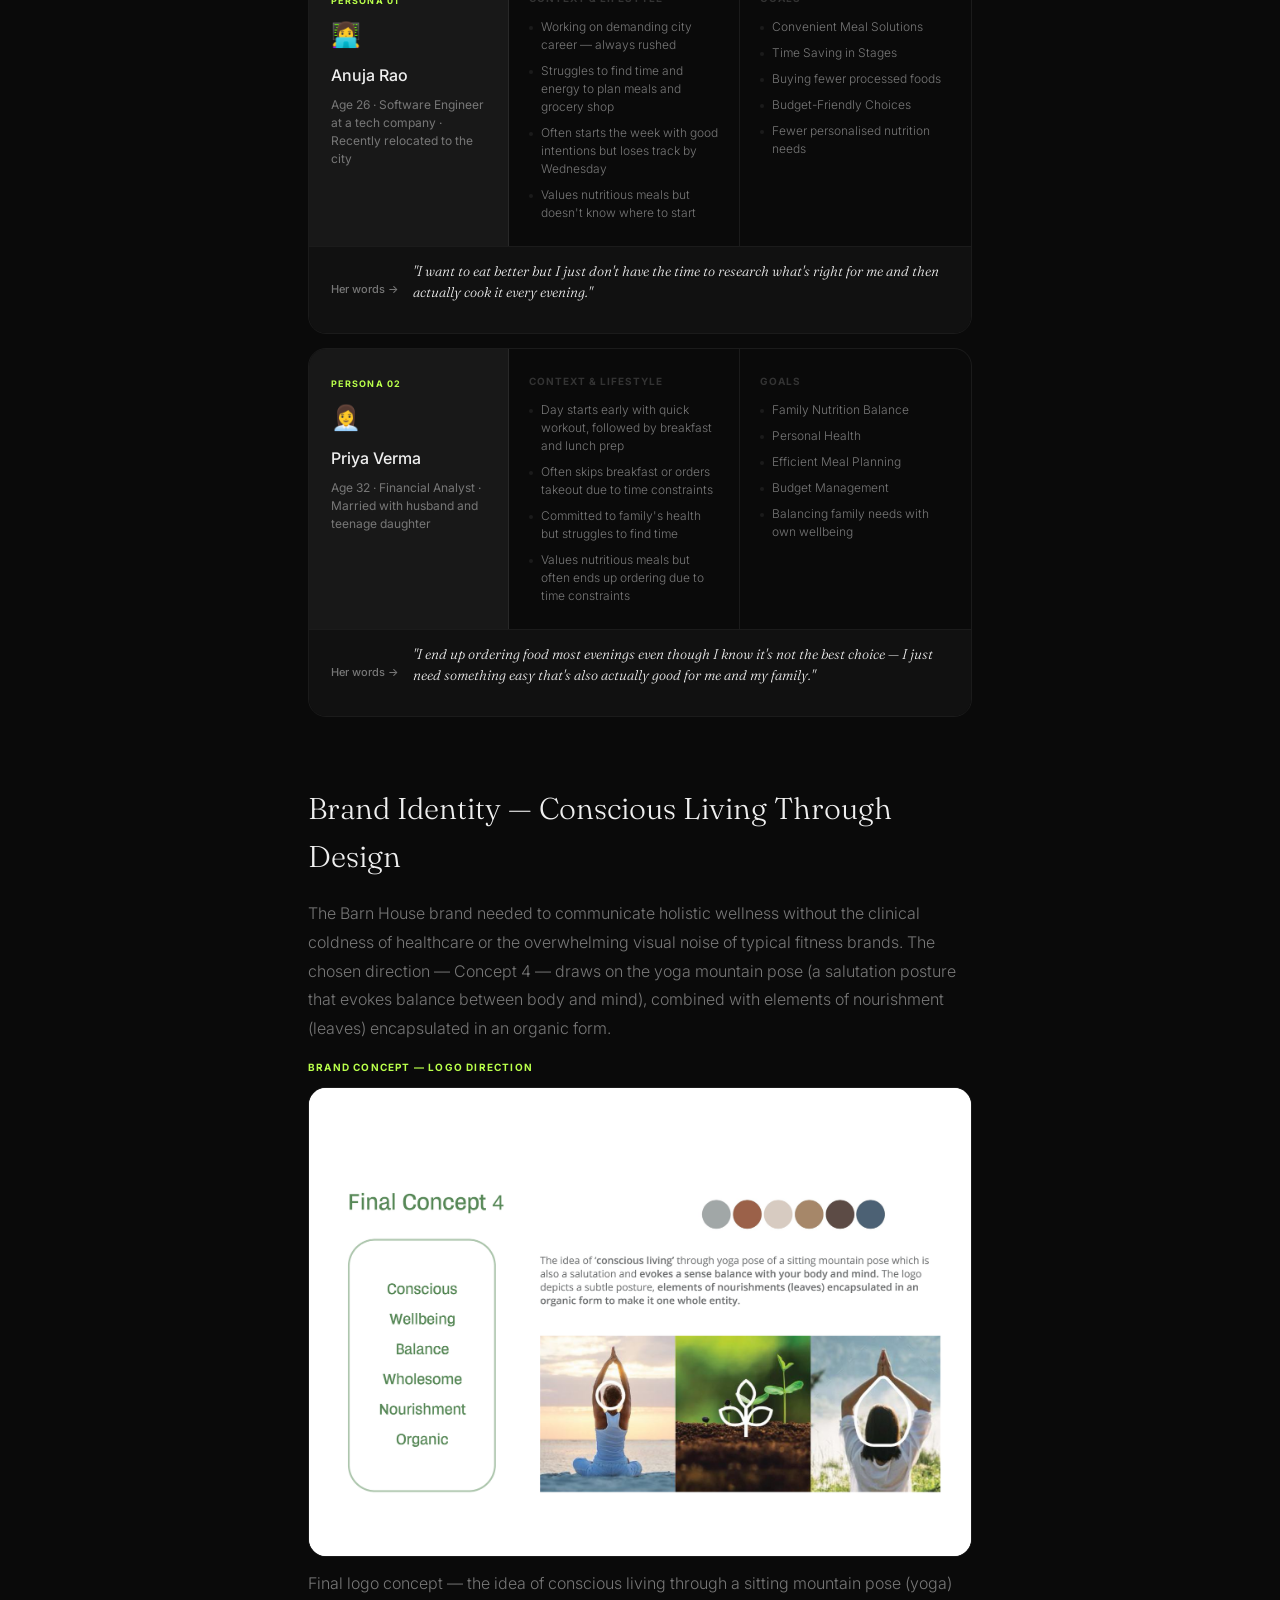
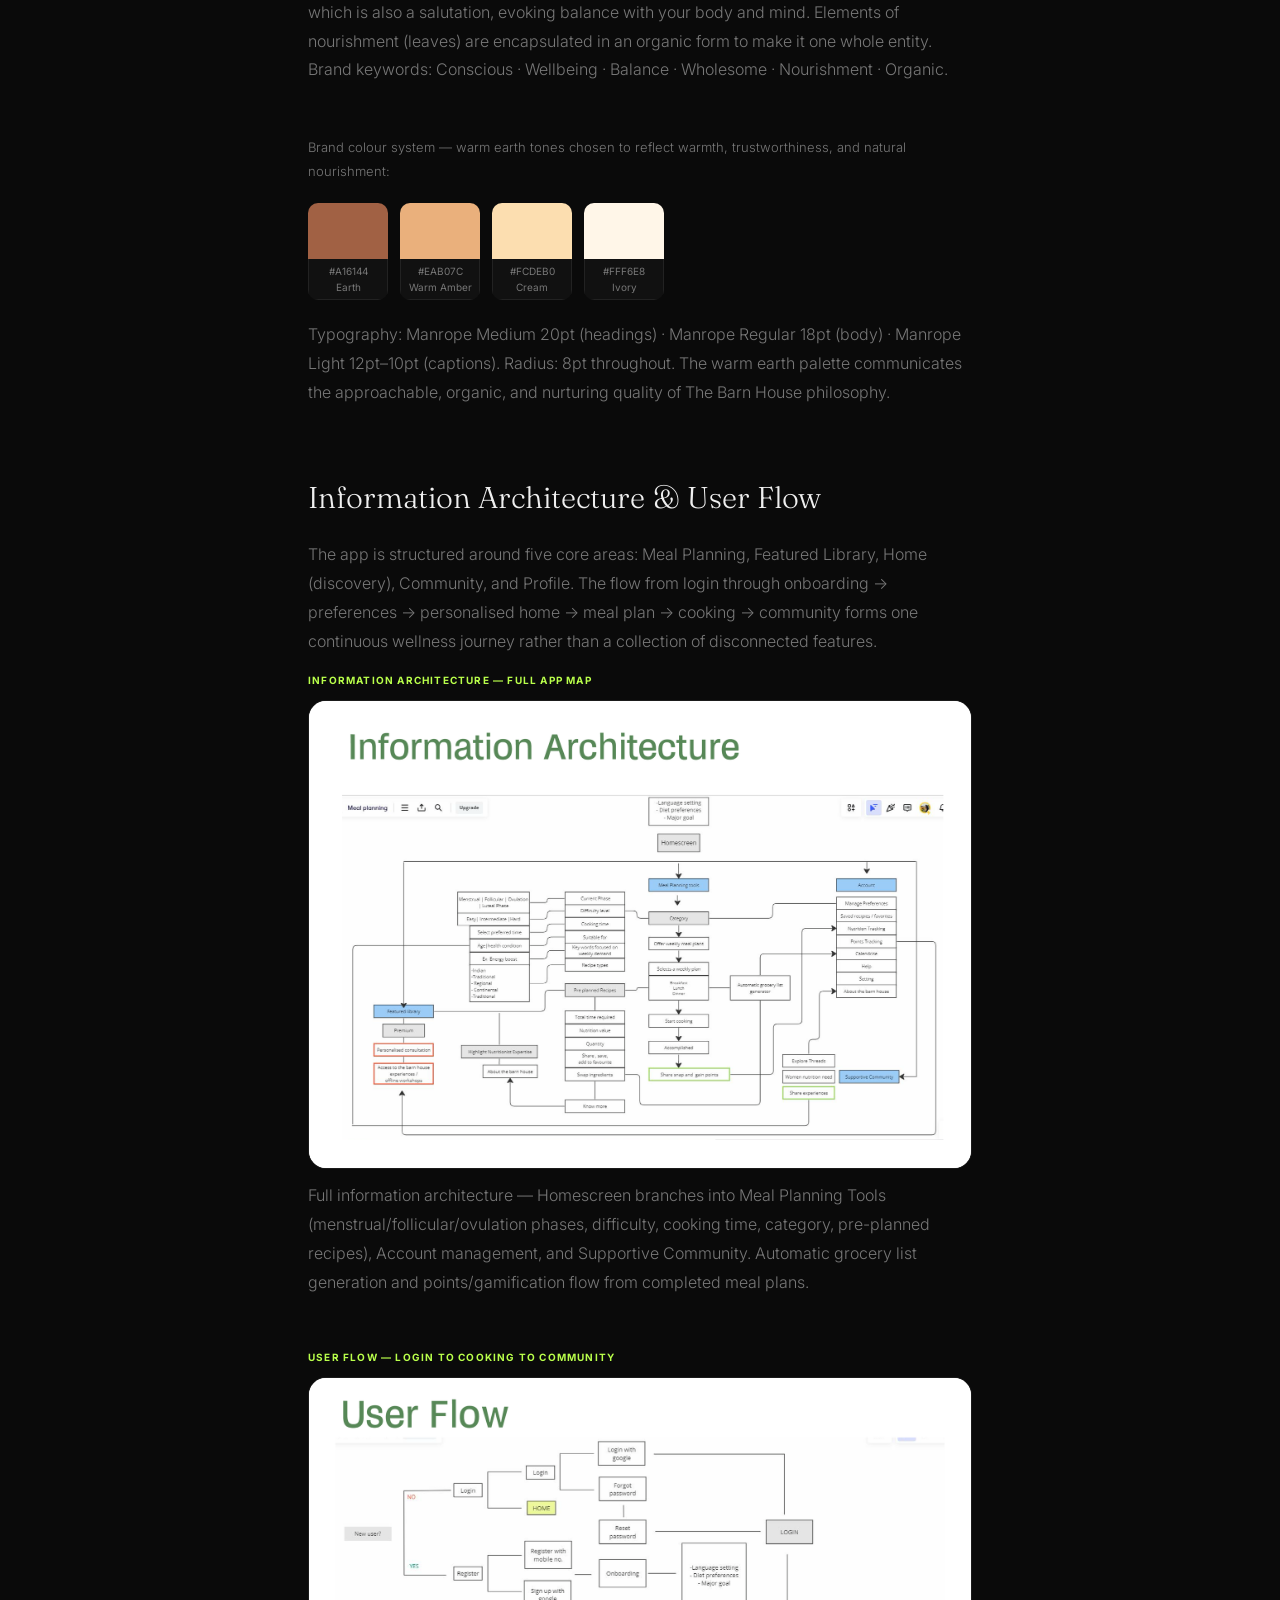
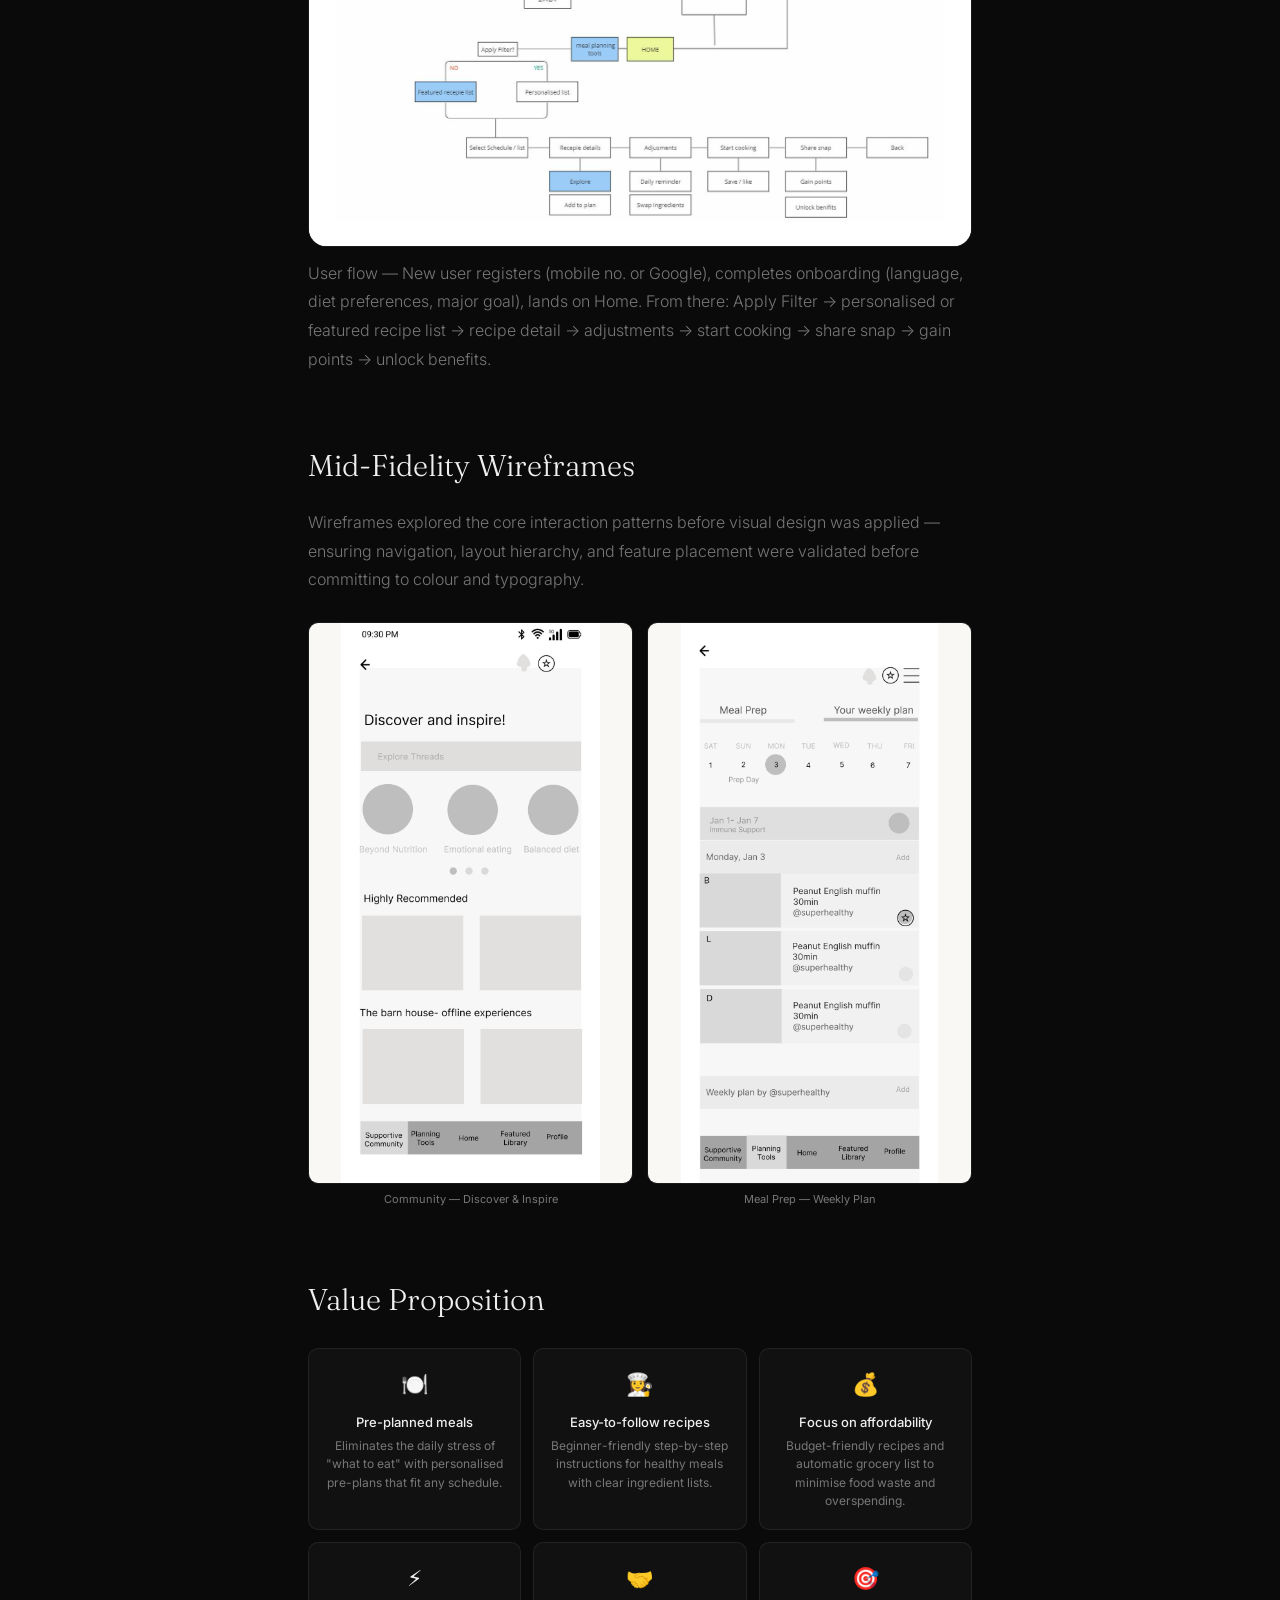
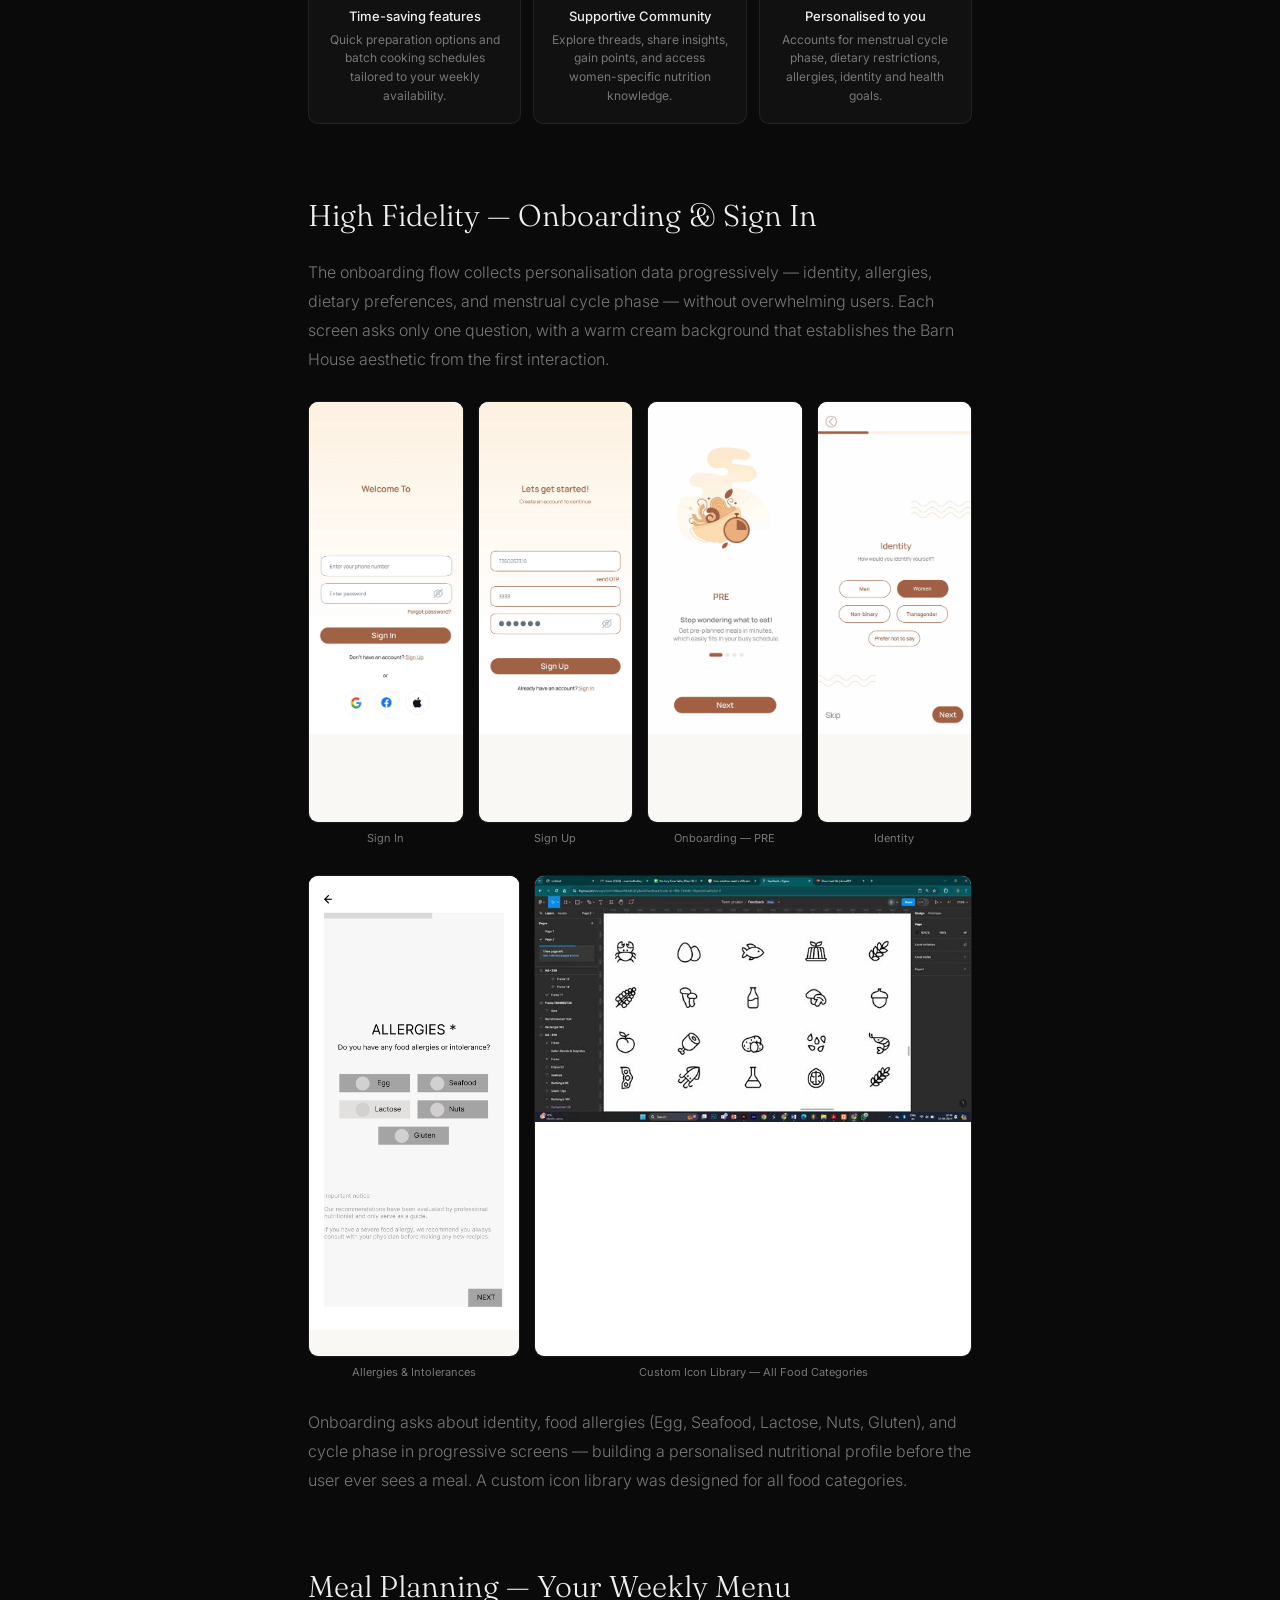
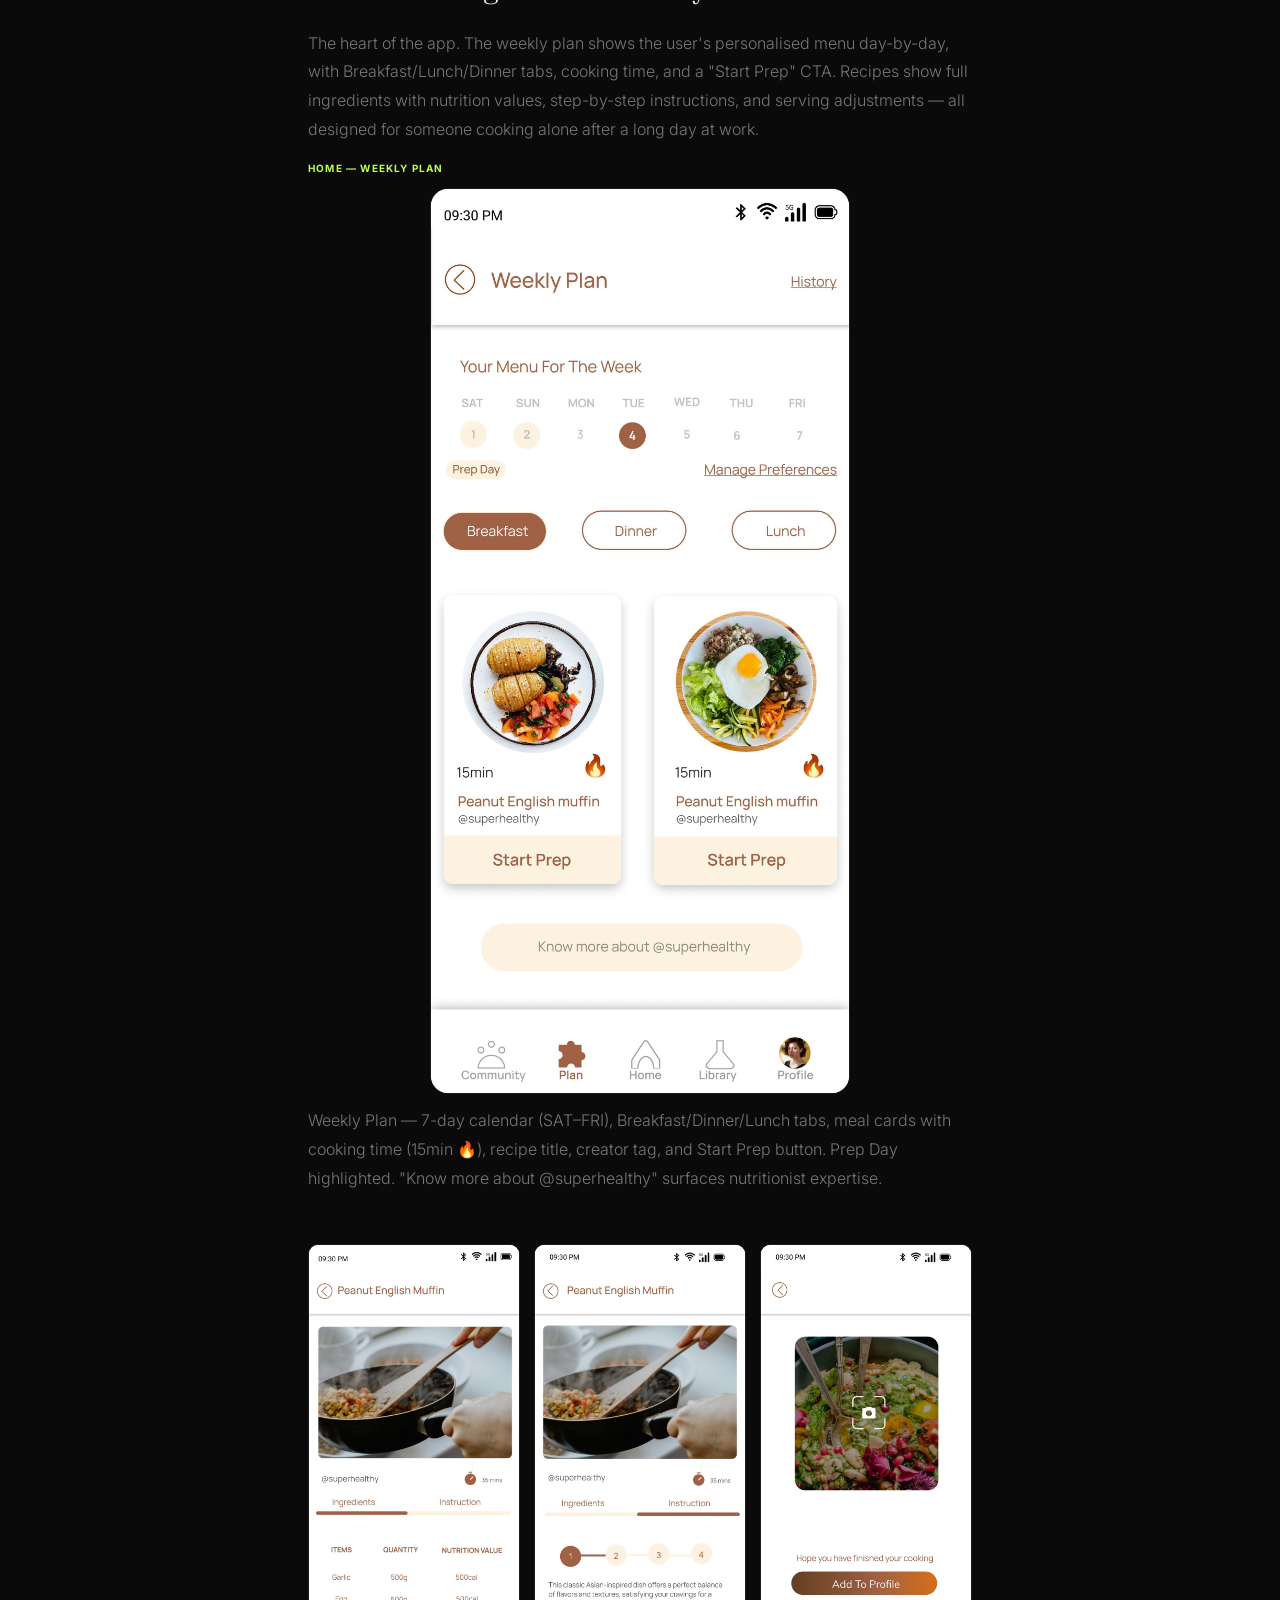
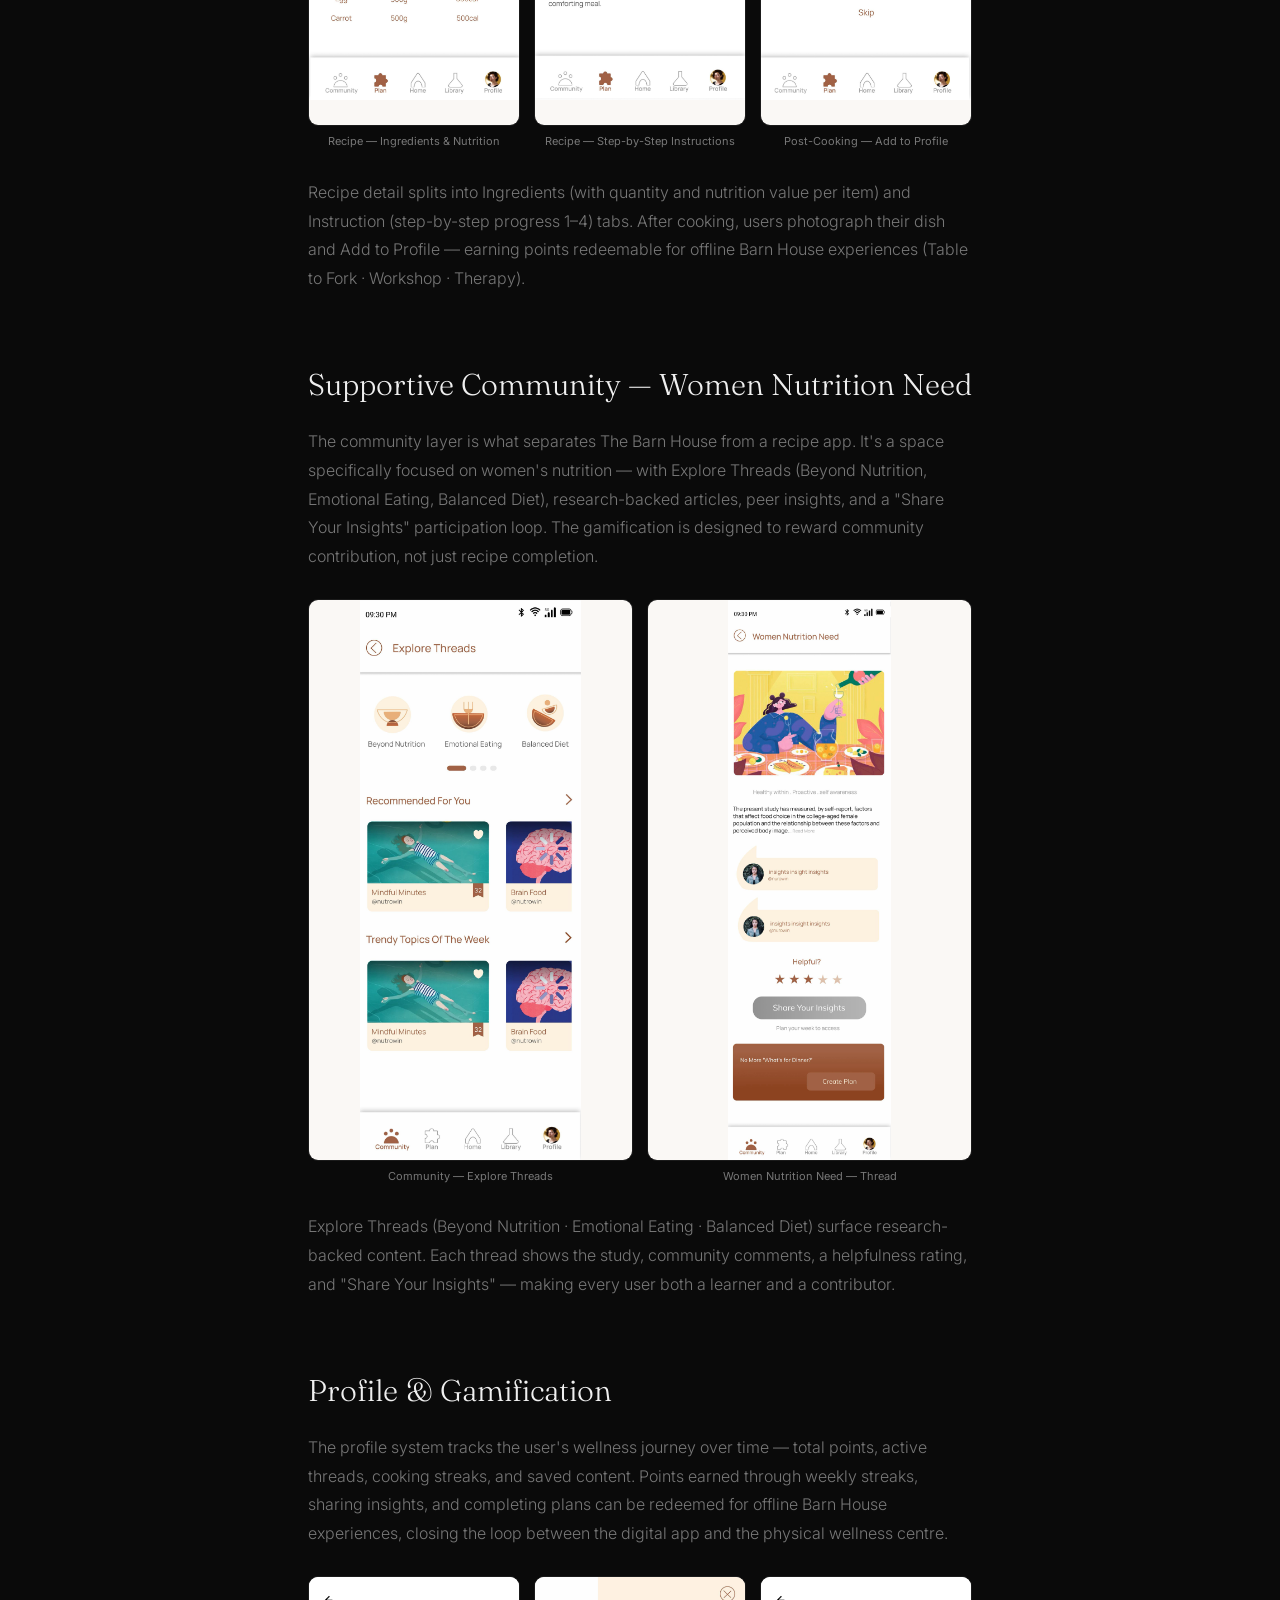
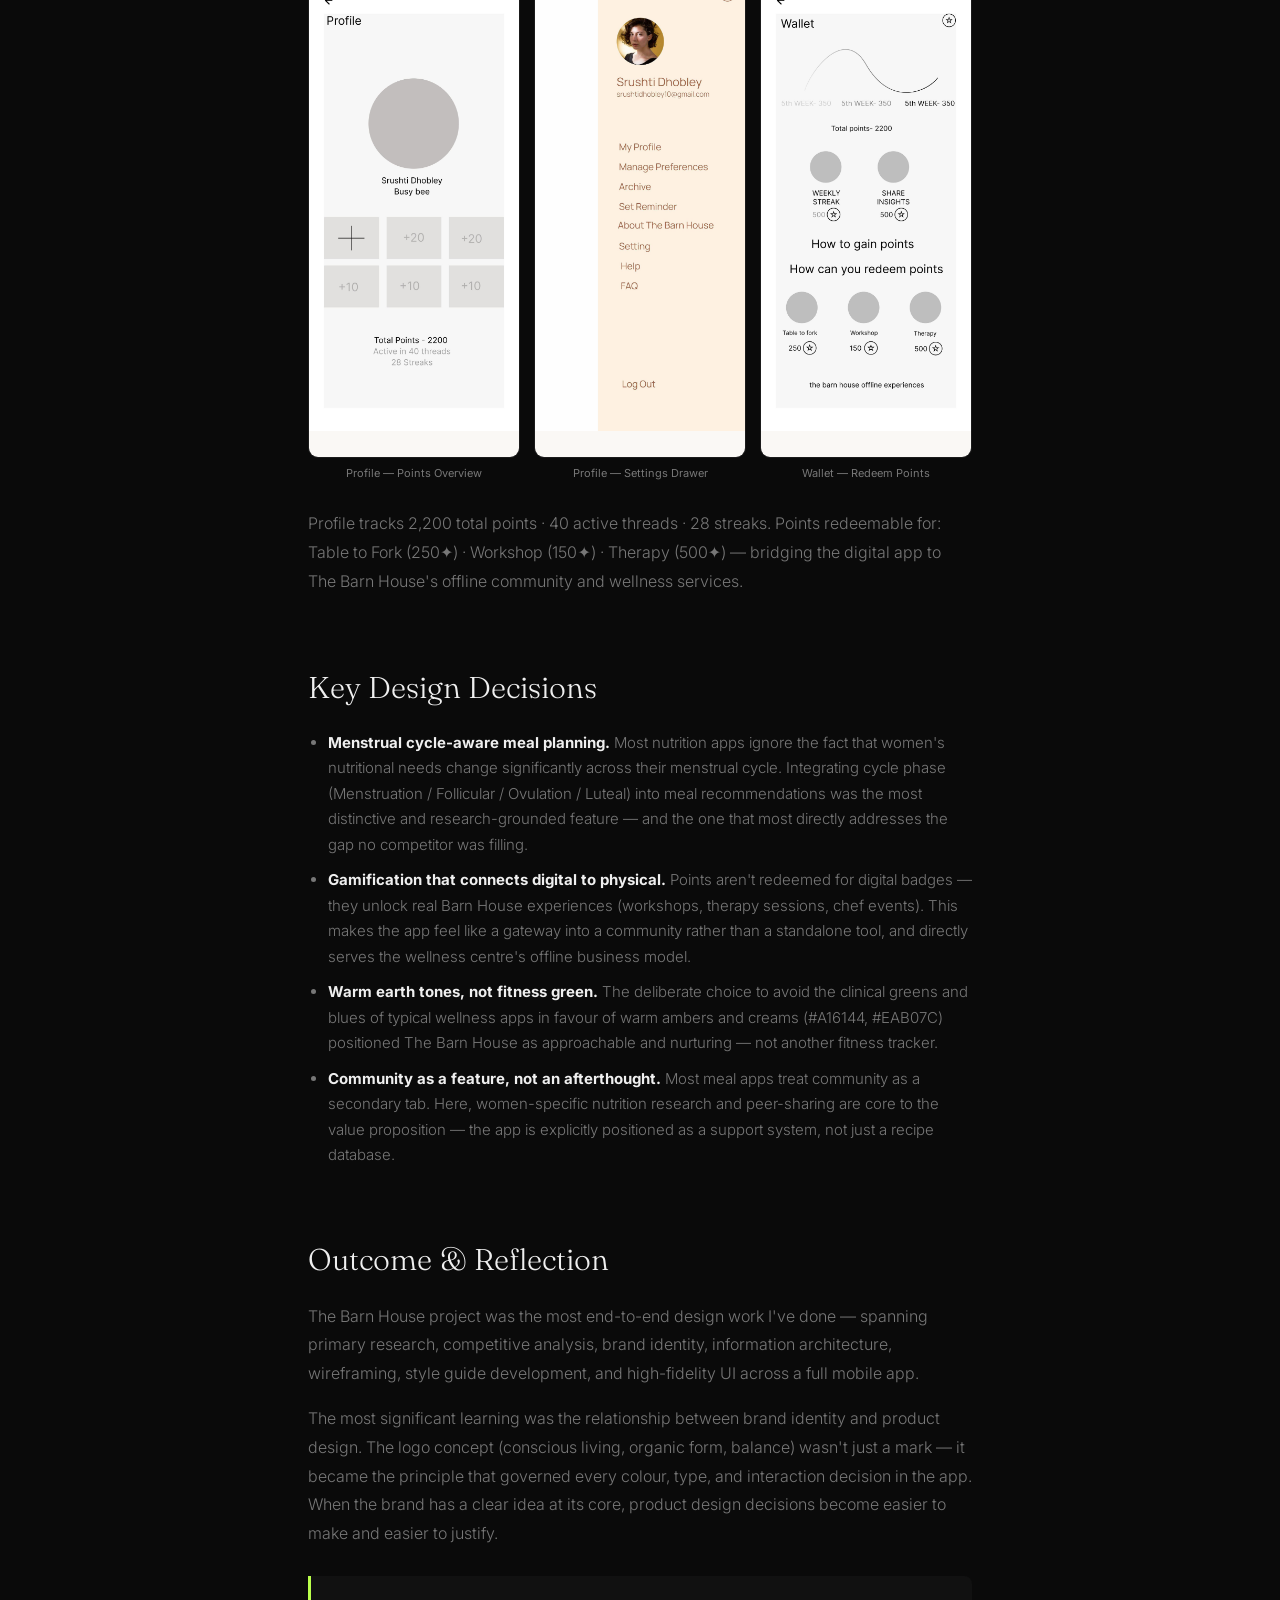
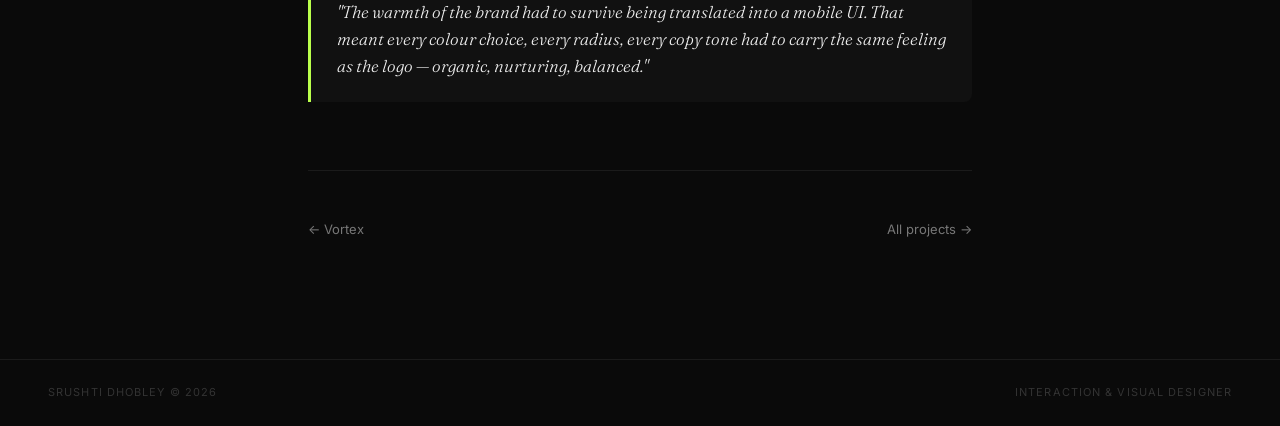
<file: case-study-barnhouse.html>
<!DOCTYPE html>
<html lang="en">
<head>
  <meta charset="UTF-8" />
  <meta name="viewport" content="width=device-width, initial-scale=1.0" />
  <title>The Barn House · Srushti Dhobley</title>
  <meta name="description" content="The Barn House — Brand identity and UX design for a holistic wellness platform focused on mindful eating for urban women. Case study by Srushti Dhobley." />
  <link rel="preconnect" href="https://fonts.googleapis.com" />
  <link rel="preconnect" href="https://fonts.gstatic.com" crossorigin />
  <link href="https://fonts.googleapis.com/css2?family=Inter:wght@300;400;500;600&family=Fraunces:ital,opsz,wght@0,9..144,300;0,9..144,400;1,9..144,300;1,9..144,400&display=swap" rel="stylesheet" />
  <link rel="stylesheet" href="style.css" />
  <style>
    /* ── SCREEN BLOCKS ── */
    .screen-block{margin-bottom:52px}
    .screen-tag{font-size:10px;font-weight:700;letter-spacing:0.12em;text-transform:uppercase;color:var(--accent);margin-bottom:12px}
    .screen-link{display:block;position:relative;border-radius:var(--radius-lg);overflow:hidden;border:1px solid var(--border);cursor:pointer;text-decoration:none}
    .screen-link:hover .screen-zoom{opacity:1}
    .screen-link:hover .screen-img{filter:brightness(0.88)}
    .screen-img{width:100%;display:block;transition:filter 0.2s;object-fit:contain;background:#faf8f5}
    /* Wireframes are portrait phone screenshots — same height as 2-col phone grid */
    .wireframe-grid .mobile-item a{height:560px}
    .wireframe-grid .mobile-item img{height:560px;object-fit:contain;object-position:top center;background:#fff}
    .screen-zoom{position:absolute;bottom:16px;right:16px;background:rgba(0,0,0,0.75);color:#fff;font-size:12px;font-weight:500;padding:6px 14px;border-radius:100px;opacity:0;transition:opacity 0.2s;backdrop-filter:blur(8px);letter-spacing:0.04em}
    .screen-desc{font-size:15px;color:var(--text-dim);margin-top:12px;line-height:1.65}

    /* ── MOBILE SCREEN GRID ── */
    .mobile-grid{display:grid;gap:14px;margin:28px 0}
    .mobile-grid--2{grid-template-columns:repeat(2,1fr)}
    .mobile-grid--3{grid-template-columns:repeat(3,1fr)}
    .mobile-grid--4{grid-template-columns:repeat(4,1fr)}
    /* Each cell: fixed height so images are fully visible without clicking */
    .mobile-item{display:flex;flex-direction:column}
    .mobile-item a{display:block;position:relative;border-radius:var(--radius);overflow:hidden;border:1px solid var(--border);text-decoration:none;flex:1}
    .mobile-item a:hover img{filter:brightness(0.88)}
    .mobile-item img{width:100%;display:block;transition:filter 0.2s}
    /* 4-col: narrow cards — taller to show full portrait screen */
    .mobile-grid--4 .mobile-item a{height:420px}
    .mobile-grid--4 .mobile-item img{height:420px;object-fit:contain;object-position:top center;background:#faf8f5}
    /* 3-col: medium cards */
    .mobile-grid--3 .mobile-item a{height:480px}
    .mobile-grid--3 .mobile-item img{height:480px;object-fit:contain;object-position:top center;background:#faf8f5}
    /* 2-col: wide cards — shorter since screens are wider */
    .mobile-grid--2 .mobile-item a{height:560px}
    .mobile-grid--2 .mobile-item img{height:560px;object-fit:contain;object-position:top center;background:#faf8f5}
    .mobile-item .mz{position:absolute;bottom:8px;right:8px;background:rgba(0,0,0,0.7);color:#fff;font-size:10px;padding:3px 10px;border-radius:100px;opacity:0;transition:opacity 0.2s}
    .mobile-label{font-size:11px;color:var(--text-dim);text-align:center;margin-top:8px;line-height:1.4}

    /* ── PERSONA STRIP ── */
    .persona-strip{border-radius:var(--radius-lg);overflow:hidden;border:1px solid var(--border);margin-bottom:14px}
    .persona-h{display:grid;grid-template-columns:200px 1fr 1fr;border-bottom:1px solid var(--border)}
    .persona-id{background:var(--bg3);padding:28px 22px;display:flex;flex-direction:column;gap:8px;border-right:1px solid var(--border)}
    .persona-badge{font-size:9px;font-weight:700;letter-spacing:0.14em;text-transform:uppercase;color:var(--accent)}
    .persona-nm{font-size:16px;font-weight:500;color:var(--text)}
    .persona-role-txt{font-size:12px;color:var(--text-dim);line-height:1.5}
    .persona-col{padding:24px 20px;border-right:1px solid var(--border)}
    .persona-col:last-child{border-right:none}
    .persona-col-title{font-size:10px;font-weight:700;letter-spacing:0.1em;text-transform:uppercase;color:var(--text-faint);margin-bottom:12px}
    .persona-col ul{list-style:none;padding:0;display:flex;flex-direction:column;gap:8px}
    .persona-col li{font-size:12px;color:var(--text-dim);line-height:1.5;padding-left:12px;position:relative}
    .persona-col li::before{content:'';position:absolute;left:0;top:8px;width:4px;height:4px;border-radius:50%;background:var(--border)}
    .persona-quote-strip{padding:14px 22px;background:var(--bg2);display:flex;align-items:center;gap:14px}
    .qs{font-size:11px;color:var(--text-dim);flex-shrink:0;font-weight:500}
    .persona-quote-strip p{font-family:var(--ff-display);font-size:14px;font-style:italic;color:var(--text);line-height:1.5}

    /* ── CHALLENGE GRID ── */
    .challenge-grid{display:grid;grid-template-columns:repeat(3,1fr);gap:12px;margin:24px 0}
    .challenge-card{background:var(--bg2);border:1px solid var(--border);border-radius:var(--radius);padding:18px 16px}
    .challenge-icon{font-size:20px;margin-bottom:10px;display:block}
    .challenge-title{font-size:13px;font-weight:500;color:var(--text);margin-bottom:6px}
    .challenge-desc{font-size:12px;color:var(--text-dim);line-height:1.55}

    /* ── VALUE PROP GRID ── */
    .value-grid{display:grid;grid-template-columns:repeat(3,1fr);gap:12px;margin:24px 0}
    .value-card{background:var(--bg2);border:1px solid var(--border);border-radius:var(--radius);padding:18px 16px;text-align:center}
    .value-icon{font-size:22px;margin-bottom:10px;display:block}
    .value-title{font-size:13px;font-weight:500;color:var(--text);margin-bottom:4px}
    .value-desc{font-size:12px;color:var(--text-dim);line-height:1.55}

    /* ── COLOUR PALETTE ── */
    .palette{display:flex;gap:12px;margin:20px 0;flex-wrap:wrap}
    .swatch{border-radius:var(--radius);overflow:hidden;width:80px}
    .swatch-color{height:56px;width:100%}
    .swatch-label{font-size:10px;color:var(--text-dim);text-align:center;padding:4px 0;background:var(--bg2);border:1px solid var(--border);border-top:none}

    @media(max-width:800px){
      .persona-h{grid-template-columns:1fr}
      .persona-id,.persona-col{border-right:none;border-bottom:1px solid var(--border)}
      .mobile-grid--3,.mobile-grid--4{grid-template-columns:1fr 1fr}
      .challenge-grid,.value-grid{grid-template-columns:1fr}
    }
  </style>
</head>
<body>

  <nav class="nav" id="nav">
    <a href="index.html" class="nav-logo"><img src="logo.jpg" alt="Srushti Logo" style="height:40px;width:auto;display:block;" /></a>
    <div class="nav-links">
      <a href="projects.html">Projects</a>
      <a href="about.html">About Me</a>
      <a href="index.html#contact">Let's Connect</a>
      <a href="Srushti_Dhobley_Resume.pdf" class="nav-cta" download>Download CV</a>
    </div>
    <button class="nav-burger" id="burger" aria-label="menu"><span></span><span></span></button>
  </nav>
  <div class="nav-mobile" id="navMobile">
    <a href="projects.html">Projects</a>
    <a href="about.html">About Me</a>
    <a href="index.html#contact">Let's Connect</a>
    <a href="Srushti_Dhobley_Resume.pdf" download>Download CV</a>
  </div>

  <!-- HERO -->
  <div class="case-hero">
    <a href="projects.html" style="font-size:13px;color:var(--text-dim);display:inline-flex;align-items:center;gap:6px;margin-bottom:32px;">← Back to projects</a>
    <div class="project-tags">
      <span class="tag">Brand Identity</span>
      <span class="tag">UX/UI Design</span>
      <span class="tag">Mobile App</span>
      
    </div>
    <h1>The Barn House — Brand Identity & Holistic Wellness App for Mindful Eating Among Urban Women</h1>
    <div class="case-meta-grid">
      <div class="case-meta-item"><span class="case-meta-label">My Role</span><span class="case-meta-value">Brand Designer & UX/UI Designer</span></div>
      <div class="case-meta-item"><span class="case-meta-label">Duration</span><span class="case-meta-value">5 weeks</span></div>
      <div class="case-meta-item"><span class="case-meta-label">Tools</span><span class="case-meta-value">Figma · Adobe CC · Miro</span></div>
      
    </div>
  </div>

  <!-- COVER IMAGE -->
  <div style="max-width:1000px;margin:0 auto;padding:0 48px 60px;">
    <div style="border-radius:var(--radius-lg);overflow:hidden;border:1px solid var(--border);">
      <img src="barn-house-cover.jpg" alt="The Barn House brand identity and wellness app cover" style="width:100%;display:block;max-height:520px;object-fit:cover;object-position:center center;" />
    </div>
  </div>

  <div class="case-body">

    <!-- 1. BRIEF -->
    <div class="case-section">
      <h2>The Brief</h2>
      <p>The Barn House is a Bangalore-based rejuvenation centre seeking to build a brand identity focused on holistic well-being for individuals aged 21–52 — particularly urban professionals dealing with stress. They emphasise integration of physical, mental and spiritual health. The identity needed to reflect serenity, balance and rejuvenation through warm, inviting, and trustworthy visuals.</p>
      <p>The project had two layers: first, develop the Barn House brand identity (the superset). Second, design an online platform — a mindful eating and meal-planning app — as its digital product expression (the subset).</p>
    </div>

    <!-- 2. RESEARCH -->
    <div class="case-section">
      <h2>Research — The Problem with How We Eat</h2>
      <p>60% of working women aged 21–52 struggle to prioritise healthy eating due to hectic schedules, sedentary lifestyles, limited cooking skills, decision fatigue, and a market saturated with generalised solutions that don't address their personalised nutritional needs.</p>
      <p>Research mapped the mindful eating ecosystem — benefits, challenges, current behaviours, and gaps in existing solutions — through primary research and competitive analysis.</p>

      <div class="screen-block">
        <div class="screen-tag">Research — Mindful Eating Mind Map</div>
        <a href="bh-mindmap.jpg" target="_blank" class="screen-link" title="Click to open full size">
          <img src="bh-mindmap.jpg" alt="Mind map showing benefits and challenges of mindful eating practice for urban women" class="screen-img" />
          <div class="screen-zoom">↗ Open full size</div>
        </a>
        <p class="screen-desc">Mindful eating mind map — mapping benefits (mental wellbeing, physical wellbeing, stress reduction, weight management, balanced nutrition) against challenges (busy schedules, limited access to healthy food, emotional eating, sedentary lifestyle, self-care barriers).</p>
      </div>

      <div class="challenge-grid">
        <div class="challenge-card"><span class="challenge-icon">⏰</span><div class="challenge-title">Lack of time & inconsistent schedule</div><div class="challenge-desc">Leaves little room for meal planning and cooking, leading to impulsive food choices.</div></div>
        <div class="challenge-card"><span class="challenge-icon">🍳</span><div class="challenge-title">Limited cooking skills</div><div class="challenge-desc">Many women don't feel confident enough to prepare nutritious meals consistently.</div></div>
        <div class="challenge-card"><span class="challenge-icon">💸</span><div class="challenge-title">Affordability</div><div class="challenge-desc">Real struggle to find budget-friendly, personalised options that are also convenient.</div></div>
        <div class="challenge-card"><span class="challenge-icon">😵</span><div class="challenge-title">Decision fatigue</div><div class="challenge-desc">Feeling overwhelmed by constantly deciding what to eat and navigating nutritional value.</div></div>
        <div class="challenge-card"><span class="challenge-icon">🍔</span><div class="challenge-title">Unhealthy choices</div><div class="challenge-desc">Time constraints lead to unhealthy fast food and takeout, reinforcing poor eating patterns.</div></div>
        <div class="challenge-card"><span class="challenge-icon">🤷</span><div class="challenge-title">Generalised solutions</div><div class="challenge-desc">Existing apps don't focus on fulfilling personalised nutritional need.</div></div>
      </div>
    </div>

    <!-- 3. PERSONAS -->
    <div class="case-section">
      <h2>User Personas</h2>
      <p>Two primary personas emerged from research — both urban women navigating demanding schedules with different food challenges and goals.</p>

      <div class="persona-strip">
        <div class="persona-h">
          <div class="persona-id">
            <div class="persona-badge">Persona 01</div>
            <span style="font-size:24px;">👩‍💻</span>
            <div class="persona-nm">Anuja Rao</div>
            <div class="persona-role-txt">Age 26 · Software Engineer at a tech company · Recently relocated to the city</div>
          </div>
          <div class="persona-col">
            <div class="persona-col-title">Context & Lifestyle</div>
            <ul>
              <li>Working on demanding city career — always rushed</li>
              <li>Struggles to find time and energy to plan meals and grocery shop</li>
              <li>Often starts the week with good intentions but loses track by Wednesday</li>
              <li>Values nutritious meals but doesn't know where to start</li>
            </ul>
          </div>
          <div class="persona-col">
            <div class="persona-col-title">Goals</div>
            <ul>
              <li>Convenient Meal Solutions</li>
              <li>Time Saving in Stages</li>
              <li>Buying fewer processed foods</li>
              <li>Budget-Friendly Choices</li>
              <li>Fewer personalised nutrition needs</li>
            </ul>
          </div>
        </div>
        <div class="persona-quote-strip">
          <span class="qs">Her words →</span>
          <p>"I want to eat better but I just don't have the time to research what's right for me and then actually cook it every evening."</p>
        </div>
      </div>

      <div class="persona-strip">
        <div class="persona-h">
          <div class="persona-id">
            <div class="persona-badge">Persona 02</div>
            <span style="font-size:24px;">👩‍💼</span>
            <div class="persona-nm">Priya Verma</div>
            <div class="persona-role-txt">Age 32 · Financial Analyst · Married with husband and teenage daughter</div>
          </div>
          <div class="persona-col">
            <div class="persona-col-title">Context & Lifestyle</div>
            <ul>
              <li>Day starts early with quick workout, followed by breakfast and lunch prep</li>
              <li>Often skips breakfast or orders takeout due to time constraints</li>
              <li>Committed to family's health but struggles to find time</li>
              <li>Values nutritious meals but often ends up ordering due to time constraints</li>
            </ul>
          </div>
          <div class="persona-col">
            <div class="persona-col-title">Goals</div>
            <ul>
              <li>Family Nutrition Balance</li>
              <li>Personal Health</li>
              <li>Efficient Meal Planning</li>
              <li>Budget Management</li>
              <li>Balancing family needs with own wellbeing</li>
            </ul>
          </div>
        </div>
        <div class="persona-quote-strip">
          <span class="qs">Her words →</span>
          <p>"I end up ordering food most evenings even though I know it's not the best choice — I just need something easy that's also actually good for me and my family."</p>
        </div>
      </div>
    </div>

    <!-- 4. BRAND IDENTITY -->
    <div class="case-section">
      <h2>Brand Identity — Conscious Living Through Design</h2>
      <p>The Barn House brand needed to communicate holistic wellness without the clinical coldness of healthcare or the overwhelming visual noise of typical fitness brands. The chosen direction — Concept 4 — draws on the yoga mountain pose (a salutation posture that evokes balance between body and mind), combined with elements of nourishment (leaves) encapsulated in an organic form.</p>

      <div class="screen-block">
        <div class="screen-tag">Brand Concept — Logo Direction</div>
        <a href="bh-logo-concept.png" target="_blank" class="screen-link" title="Click to open full size">
          <img src="bh-logo-concept.png" alt="Barn House Final Concept 4 — conscious living through yoga mountain pose, brand keywords, moodboard and colour palette" class="screen-img" style="background:#fff;object-fit:contain;max-height:480px;" />
          <div class="screen-zoom">↗ Open full size</div>
        </a>
        <p class="screen-desc">Final logo concept — the idea of conscious living through a sitting mountain pose (yoga) which is also a salutation, evoking balance with your body and mind. Elements of nourishment (leaves) are encapsulated in an organic form to make it one whole entity. Brand keywords: Conscious · Wellbeing · Balance · Wholesome · Nourishment · Organic.</p>
      </div>

      <!-- Colour palette -->
      <p style="font-size:13px;color:var(--text-dim);margin-bottom:4px;">Brand colour system — warm earth tones chosen to reflect warmth, trustworthiness, and natural nourishment:</p>
      <div class="palette">
        <div class="swatch"><div class="swatch-color" style="background:#A16144;"></div><div class="swatch-label">#A16144<br/>Earth</div></div>
        <div class="swatch"><div class="swatch-color" style="background:#EAB07C;"></div><div class="swatch-label">#EAB07C<br/>Warm Amber</div></div>
        <div class="swatch"><div class="swatch-color" style="background:#FCDEB0;"></div><div class="swatch-label">#FCDEB0<br/>Cream</div></div>
        <div class="swatch"><div class="swatch-color" style="background:#FFF6E8;"></div><div class="swatch-label">#FFF6E8<br/>Ivory</div></div>
      </div>
      <p class="screen-desc" style="margin-top:0;">Typography: Manrope Medium 20pt (headings) · Manrope Regular 18pt (body) · Manrope Light 12pt–10pt (captions). Radius: 8pt throughout. The warm earth palette communicates the approachable, organic, and nurturing quality of The Barn House philosophy.</p>
    </div>

    <!-- 5. USER FLOW & IA -->
    <div class="case-section">
      <h2>Information Architecture & User Flow</h2>
      <p>The app is structured around five core areas: Meal Planning, Featured Library, Home (discovery), Community, and Profile. The flow from login through onboarding → preferences → personalised home → meal plan → cooking → community forms one continuous wellness journey rather than a collection of disconnected features.</p>

      <div class="screen-block">
        <div class="screen-tag">Information Architecture — Full App Map</div>
        <a href="bh-ia.png" target="_blank" class="screen-link" title="Click to open full size">
          <img src="bh-ia.png" alt="Information architecture map showing home screen, meal planning tools, account, community and all sub-flows" class="screen-img" style="background:#fff;" />
          <div class="screen-zoom">↗ Open full size</div>
        </a>
        <p class="screen-desc">Full information architecture — Homescreen branches into Meal Planning Tools (menstrual/follicular/ovulation phases, difficulty, cooking time, category, pre-planned recipes), Account management, and Supportive Community. Automatic grocery list generation and points/gamification flow from completed meal plans.</p>
      </div>

      <div class="screen-block">
        <div class="screen-tag">User Flow — Login to Cooking to Community</div>
        <a href="bh-userflow.png" target="_blank" class="screen-link" title="Click to open full size">
          <img src="bh-userflow.png" alt="User flow diagram from new user registration through onboarding, home, meal planning, cooking, and community" class="screen-img" style="background:#fff;" />
          <div class="screen-zoom">↗ Open full size</div>
        </a>
        <p class="screen-desc">User flow — New user registers (mobile no. or Google), completes onboarding (language, diet preferences, major goal), lands on Home. From there: Apply Filter → personalised or featured recipe list → recipe detail → adjustments → start cooking → share snap → gain points → unlock benefits.</p>
      </div>
    </div>

    <!-- 6. WIREFRAMES -->
    <div class="case-section">
      <h2>Mid-Fidelity Wireframes</h2>
      <p>Wireframes explored the core interaction patterns before visual design was applied — ensuring navigation, layout hierarchy, and feature placement were validated before committing to colour and typography.</p>
      <div class="mobile-grid mobile-grid--2 wireframe-grid">
        <div class="mobile-item">
          <a href="bh-wireframe-community.png" target="_blank" title="Open full size">
            <img src="bh-wireframe-community.png" alt="Wireframe of community discovery screen" />
            <div class="mz">↗</div>
          </a>
          <div class="mobile-label">Community — Discover & Inspire</div>
        </div>
        <div class="mobile-item">
          <a href="bh-wireframe-plan.png" target="_blank" title="Open full size">
            <img src="bh-wireframe-plan.png" alt="Wireframe of meal planning screen" />
            <div class="mz">↗</div>
          </a>
          <div class="mobile-label">Meal Prep — Weekly Plan</div>
        </div>
      </div>
    </div>

    <!-- 7. VALUE PROPOSITION -->
    <div class="case-section">
      <h2>Value Proposition</h2>
      <div class="value-grid">
        <div class="value-card"><span class="value-icon">🍽️</span><div class="value-title">Pre-planned meals</div><div class="value-desc">Eliminates the daily stress of "what to eat" with personalised pre-plans that fit any schedule.</div></div>
        <div class="value-card"><span class="value-icon">👩‍🍳</span><div class="value-title">Easy-to-follow recipes</div><div class="value-desc">Beginner-friendly step-by-step instructions for healthy meals with clear ingredient lists.</div></div>
        <div class="value-card"><span class="value-icon">💰</span><div class="value-title">Focus on affordability</div><div class="value-desc">Budget-friendly recipes and automatic grocery list to minimise food waste and overspending.</div></div>
        <div class="value-card"><span class="value-icon">⚡</span><div class="value-title">Time-saving features</div><div class="value-desc">Quick preparation options and batch cooking schedules tailored to your weekly availability.</div></div>
        <div class="value-card"><span class="value-icon">🤝</span><div class="value-title">Supportive Community</div><div class="value-desc">Explore threads, share insights, gain points, and access women-specific nutrition knowledge.</div></div>
        <div class="value-card"><span class="value-icon">🎯</span><div class="value-title">Personalised to you</div><div class="value-desc">Accounts for menstrual cycle phase, dietary restrictions, allergies, identity and health goals.</div></div>
      </div>
    </div>

    <!-- 8. ONBOARDING -->
    <div class="case-section">
      <h2>High Fidelity — Onboarding & Sign In</h2>
      <p>The onboarding flow collects personalisation data progressively — identity, allergies, dietary preferences, and menstrual cycle phase — without overwhelming users. Each screen asks only one question, with a warm cream background that establishes the Barn House aesthetic from the first interaction.</p>

      <!-- Row 1: 4 app screens uniform height -->
      <div class="mobile-grid mobile-grid--4">
        <div class="mobile-item">
          <a href="bh-signin.png" target="_blank" title="Open full size">
            <img src="bh-signin.png" alt="Sign in screen — Welcome To with phone number and password fields" />
            <div class="mz">↗</div>
          </a>
          <div class="mobile-label">Sign In</div>
        </div>
        <div class="mobile-item">
          <a href="bh-signup.png" target="_blank" title="Open full size">
            <img src="bh-signup.png" alt="Sign up screen — Let's get started with phone, OTP and password" />
            <div class="mz">↗</div>
          </a>
          <div class="mobile-label">Sign Up</div>
        </div>
        <div class="mobile-item">
          <a href="bh-onboard-pre.jpg" target="_blank" title="Open full size">
            <img src="bh-onboard-pre.jpg" alt="Onboarding PRE screen — Stop wondering what to eat!" />
            <div class="mz">↗</div>
          </a>
          <div class="mobile-label">Onboarding — PRE</div>
        </div>
        <div class="mobile-item">
          <a href="bh-onboard-identity.jpg" target="_blank" title="Open full size">
            <img src="bh-onboard-identity.jpg" alt="Onboarding Identity screen — How would you identify yourself?" />
            <div class="mz">↗</div>
          </a>
          <div class="mobile-label">Identity</div>
        </div>
      </div>
      <!-- Row 2: Allergies single screen centred + Icon Library full-width -->
      <div class="mobile-grid mobile-grid--3" style="margin-top:14px;">
        <div class="mobile-item">
          <a href="bh-onboard-allergies.png" target="_blank" title="Open full size">
            <img src="bh-onboard-allergies.png" alt="Allergies screen — do you have food allergies or intolerance" />
            <div class="mz">↗</div>
          </a>
          <div class="mobile-label">Allergies & Intolerances</div>
        </div>
        <div class="mobile-item" style="grid-column:span 2;">
          <a href="bh-icons.png" target="_blank" title="Open full size">
            <img src="bh-icons.png" alt="Custom food icon library — seafood, vegetables, proteins, dairy" style="object-fit:contain;background:#fff;" />
            <div class="mz">↗</div>
          </a>
          <div class="mobile-label">Custom Icon Library — All Food Categories</div>
        </div>
      </div>
      <p class="screen-desc">Onboarding asks about identity, food allergies (Egg, Seafood, Lactose, Nuts, Gluten), and cycle phase in progressive screens — building a personalised nutritional profile before the user ever sees a meal. A custom icon library was designed for all food categories.</p>
    </div>

    <!-- 9. MEAL PLANNING -->
    <div class="case-section">
      <h2>Meal Planning — Your Weekly Menu</h2>
      <p>The heart of the app. The weekly plan shows the user's personalised menu day-by-day, with Breakfast/Lunch/Dinner tabs, cooking time, and a "Start Prep" CTA. Recipes show full ingredients with nutrition values, step-by-step instructions, and serving adjustments — all designed for someone cooking alone after a long day at work.</p>

      <div class="screen-block">
        <div class="screen-tag">Home — Weekly Plan</div>
        <a href="bh-weekly-plan.png" target="_blank" class="screen-link" title="Click to open full size" style="max-width:420px;margin:0 auto;display:block;">
          <img src="bh-weekly-plan.png" alt="Weekly Plan screen showing 7-day menu with Peanut English Muffin breakfast options and Start Prep CTA" class="screen-img" style="object-fit:contain;height:auto;max-height:none;" />
          <div class="screen-zoom">↗ Open full size</div>
        </a>
        <p class="screen-desc">Weekly Plan — 7-day calendar (SAT–FRI), Breakfast/Dinner/Lunch tabs, meal cards with cooking time (15min 🔥), recipe title, creator tag, and Start Prep button. Prep Day highlighted. "Know more about @superhealthy" surfaces nutritionist expertise.</p>
      </div>

      <div class="mobile-grid mobile-grid--3">
        <div class="mobile-item">
          <a href="bh-recipe-ingredients.png" target="_blank" title="Open full size">
            <img src="bh-recipe-ingredients.png" alt="Recipe detail — Peanut English Muffin with ingredients list and nutrition values" />
            <div class="mz">↗</div>
          </a>
          <div class="mobile-label">Recipe — Ingredients & Nutrition</div>
        </div>
        <div class="mobile-item">
          <a href="bh-recipe-steps.png" target="_blank" title="Open full size">
            <img src="bh-recipe-steps.png" alt="Recipe detail — Instruction tab with step 1 of 4 and description" />
            <div class="mz">↗</div>
          </a>
          <div class="mobile-label">Recipe — Step-by-Step Instructions</div>
        </div>
        <div class="mobile-item">
          <a href="bh-add-profile.png" target="_blank" title="Open full size">
            <img src="bh-add-profile.png" alt="Add to Profile screen — Hope you have finished your cooking" />
            <div class="mz">↗</div>
          </a>
          <div class="mobile-label">Post-Cooking — Add to Profile</div>
        </div>
      </div>
      <p class="screen-desc">Recipe detail splits into Ingredients (with quantity and nutrition value per item) and Instruction (step-by-step progress 1–4) tabs. After cooking, users photograph their dish and Add to Profile — earning points redeemable for offline Barn House experiences (Table to Fork · Workshop · Therapy).</p>
    </div>

    <!-- 10. COMMUNITY -->
    <div class="case-section">
      <h2>Supportive Community — Women Nutrition Need</h2>
      <p>The community layer is what separates The Barn House from a recipe app. It's a space specifically focused on women's nutrition — with Explore Threads (Beyond Nutrition, Emotional Eating, Balanced Diet), research-backed articles, peer insights, and a "Share Your Insights" participation loop. The gamification is designed to reward community contribution, not just recipe completion.</p>

      <div class="mobile-grid mobile-grid--2">
        <div class="mobile-item">
          <a href="bh-community.png" target="_blank" title="Open full size">
            <img src="bh-community.png" alt="Community screen — Explore Threads with Mindful Minutes and Brain Food content, Recommended For You and Trendy Topics" />
            <div class="mz">↗</div>
          </a>
          <div class="mobile-label">Community — Explore Threads</div>
        </div>
        <div class="mobile-item">
          <a href="bh-nutrition-thread.png" target="_blank" title="Open full size">
            <img src="bh-nutrition-thread.png" alt="Women Nutrition Need thread with research article, peer comments and Share Your Insights CTA" />
            <div class="mz">↗</div>
          </a>
          <div class="mobile-label">Women Nutrition Need — Thread</div>
        </div>
      </div>
      <p class="screen-desc">Explore Threads (Beyond Nutrition · Emotional Eating · Balanced Diet) surface research-backed content. Each thread shows the study, community comments, a helpfulness rating, and "Share Your Insights" — making every user both a learner and a contributor.</p>
    </div>

    <!-- 11. PROFILE -->
    <div class="case-section">
      <h2>Profile & Gamification</h2>
      <p>The profile system tracks the user's wellness journey over time — total points, active threads, cooking streaks, and saved content. Points earned through weekly streaks, sharing insights, and completing plans can be redeemed for offline Barn House experiences, closing the loop between the digital app and the physical wellness centre.</p>

      <div class="mobile-grid mobile-grid--3">
        <div class="mobile-item">
          <a href="bh-profile.png" target="_blank" title="Open full size">
            <img src="bh-profile.png" alt="Profile screen showing Srushti Dhobley with total 2200 points, 40 active threads, 28 streaks" />
            <div class="mz">↗</div>
          </a>
          <div class="mobile-label">Profile — Points Overview</div>
        </div>
        <div class="mobile-item">
          <a href="bh-profile-menu.jpg" target="_blank" title="Open full size">
            <img src="bh-profile-menu.jpg" alt="Profile drawer menu — My Profile, Manage Preferences, Archive, Set Reminder, About The Barn House" />
            <div class="mz">↗</div>
          </a>
          <div class="mobile-label">Profile — Settings Drawer</div>
        </div>
        <div class="mobile-item">
          <a href="bh-wallet.png" target="_blank" title="Open full size">
            <img src="bh-wallet.png" alt="Wallet showing 2200 total points and redemption options for offline experiences" />
            <div class="mz">↗</div>
          </a>
          <div class="mobile-label">Wallet — Redeem Points</div>
        </div>
      </div>
      <p class="screen-desc">Profile tracks 2,200 total points · 40 active threads · 28 streaks. Points redeemable for: Table to Fork (250✦) · Workshop (150✦) · Therapy (500✦) — bridging the digital app to The Barn House's offline community and wellness services.</p>
    </div>

    <!-- 12. KEY DECISIONS -->
    <div class="case-section">
      <h2>Key Design Decisions</h2>
      <ul>
        <li><strong style="color:var(--text)">Menstrual cycle-aware meal planning.</strong> Most nutrition apps ignore the fact that women's nutritional needs change significantly across their menstrual cycle. Integrating cycle phase (Menstruation / Follicular / Ovulation / Luteal) into meal recommendations was the most distinctive and research-grounded feature — and the one that most directly addresses the gap no competitor was filling.</li>
        <li><strong style="color:var(--text)">Gamification that connects digital to physical.</strong> Points aren't redeemed for digital badges — they unlock real Barn House experiences (workshops, therapy sessions, chef events). This makes the app feel like a gateway into a community rather than a standalone tool, and directly serves the wellness centre's offline business model.</li>
        <li><strong style="color:var(--text)">Warm earth tones, not fitness green.</strong> The deliberate choice to avoid the clinical greens and blues of typical wellness apps in favour of warm ambers and creams (#A16144, #EAB07C) positioned The Barn House as approachable and nurturing — not another fitness tracker.</li>
        <li><strong style="color:var(--text)">Community as a feature, not an afterthought.</strong> Most meal apps treat community as a secondary tab. Here, women-specific nutrition research and peer-sharing are core to the value proposition — the app is explicitly positioned as a support system, not just a recipe database.</li>
      </ul>
    </div>

    <!-- 13. OUTCOME -->
    <div class="case-section">
      <h2>Outcome & Reflection</h2>
      <p>The Barn House project was the most end-to-end design work I've done — spanning primary research, competitive analysis, brand identity, information architecture, wireframing, style guide development, and high-fidelity UI across a full mobile app.</p>
      <p>The most significant learning was the relationship between brand identity and product design. The logo concept (conscious living, organic form, balance) wasn't just a mark — it became the principle that governed every colour, type, and interaction decision in the app. When the brand has a clear idea at its core, product design decisions become easier to make and easier to justify.</p>
      <div class="case-callout">"The warmth of the brand had to survive being translated into a mobile UI. That meant every colour choice, every radius, every copy tone had to carry the same feeling as the logo — organic, nurturing, balanced."</div>
    </div>

    <!-- PROJECT NAV -->
    <div style="border-top:1px solid var(--border);padding-top:48px;display:flex;justify-content:space-between;align-items:center;">
      <a href="case-study-vortex.html" style="font-size:13px;color:var(--text-dim);">← Vortex</a>
      <a href="projects.html" style="font-size:13px;color:var(--text-dim);">All projects →</a>
    </div>

  </div>

  <footer class="footer">
    <span>SRUSHTI DHOBLEY © 2026</span>
    <span>INTERACTION &amp; VISUAL DESIGNER</span>
  </footer>
  <script src="script.js"></script>
</body>
</html>
</file>
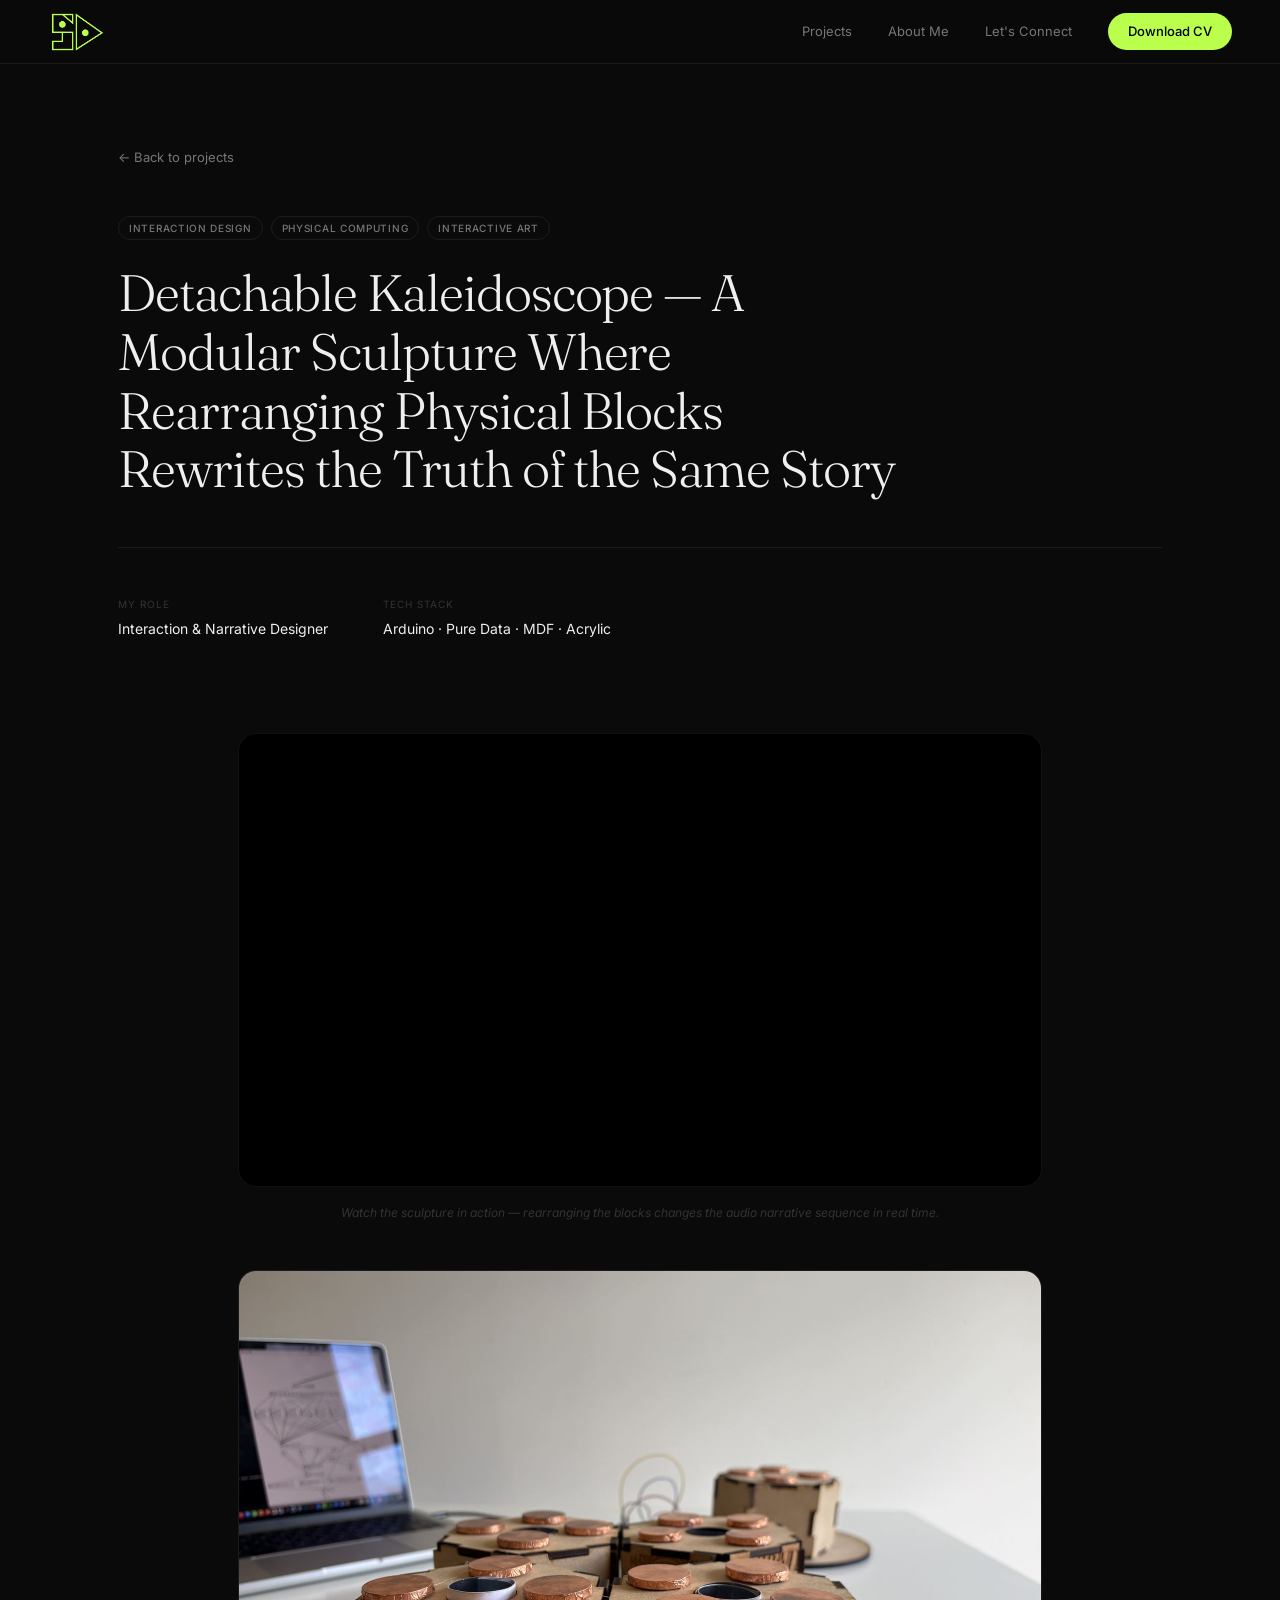
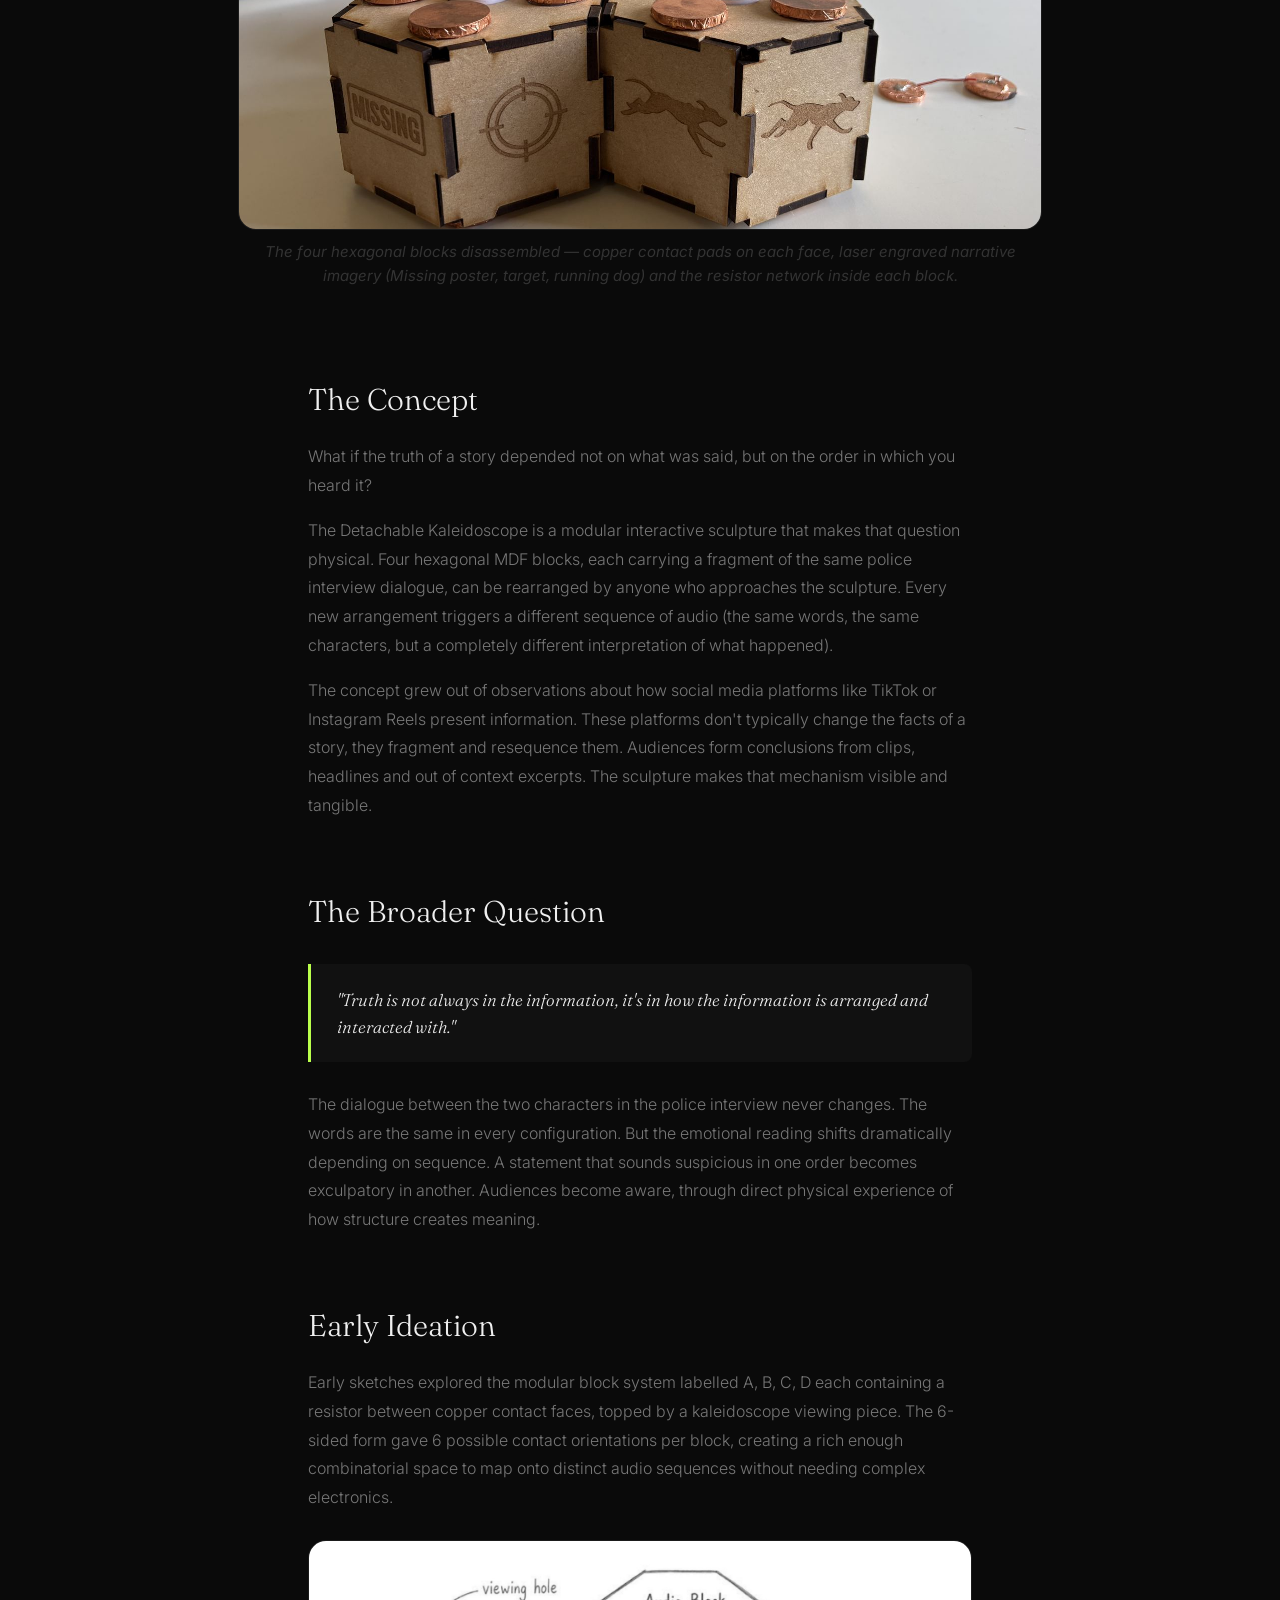
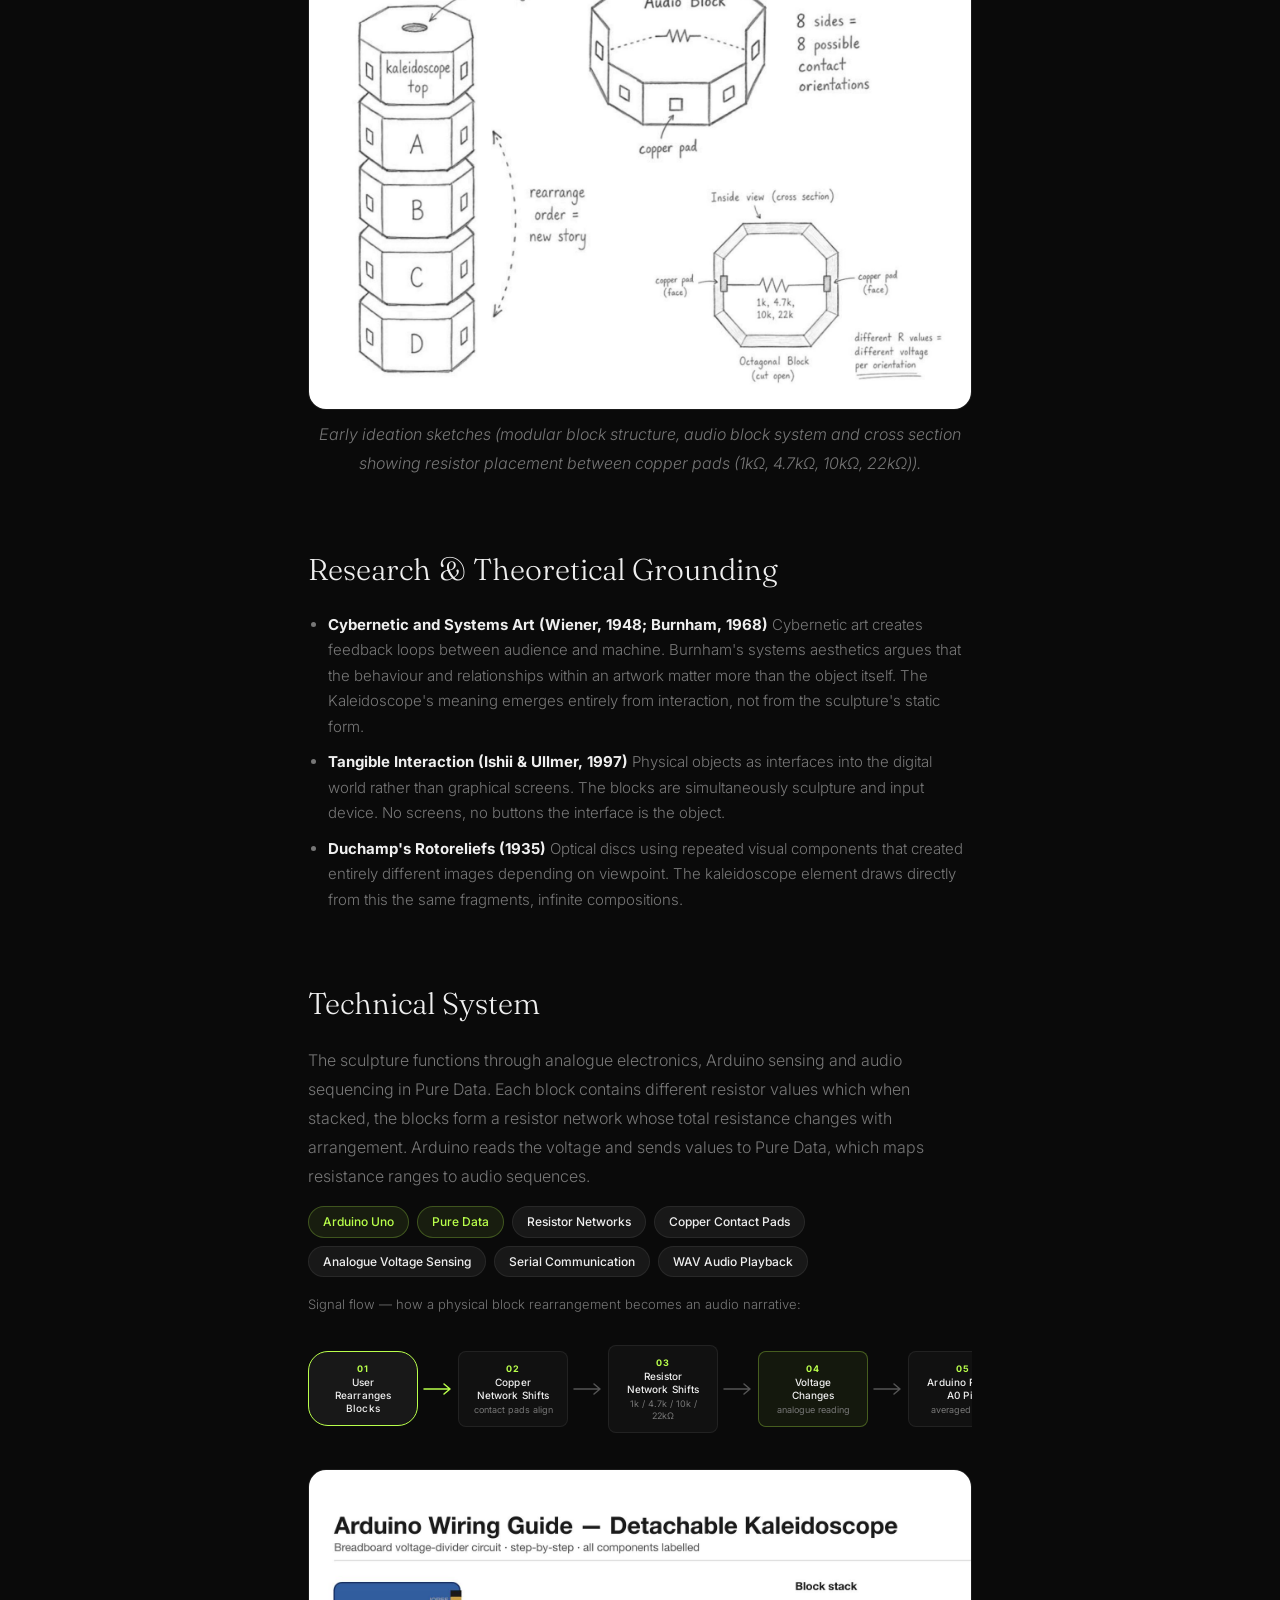
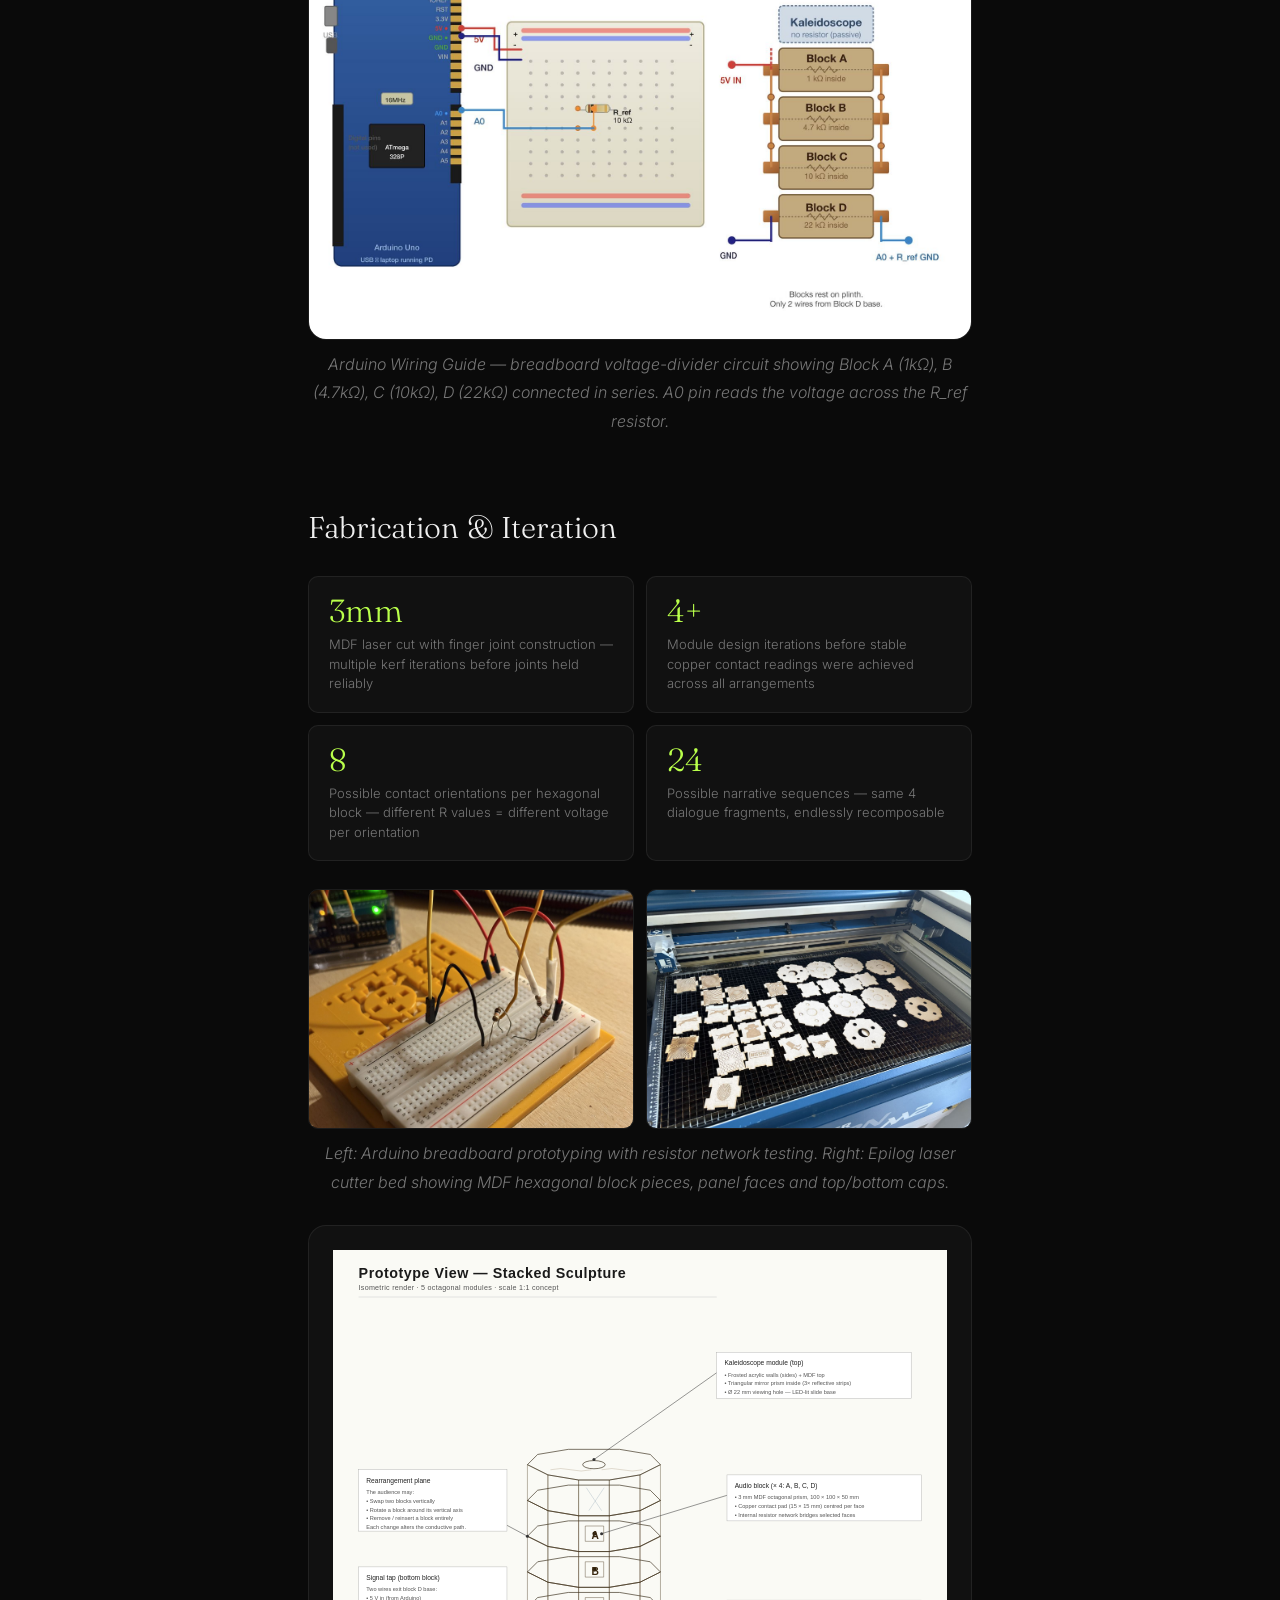
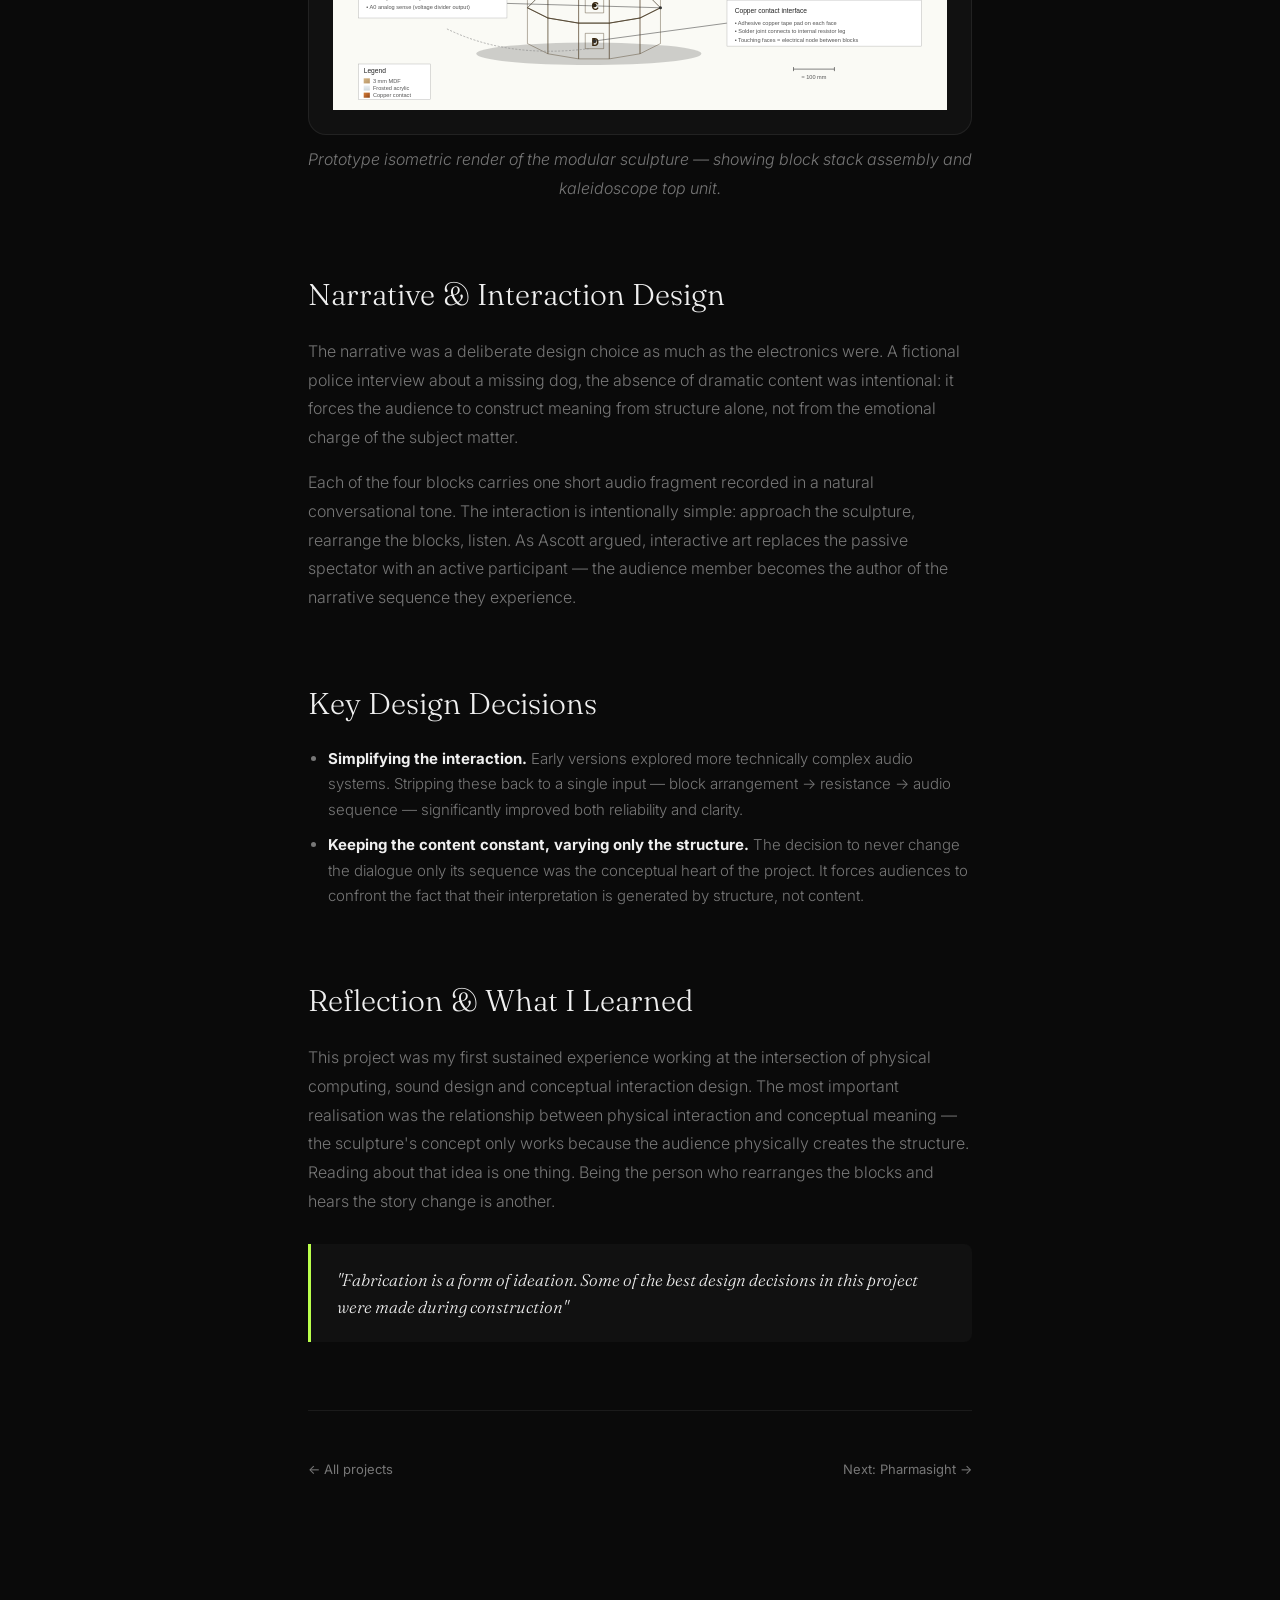
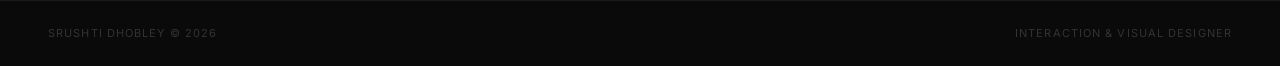
<file: case-study-kaleidoscope.html>
<!DOCTYPE html>
<html lang="en">
<head>
  <meta charset="UTF-8" />
  <meta name="viewport" content="width=device-width, initial-scale=1.0" />
  <title>Detachable Kaleidoscope · Srushti Dhobley</title>
  <meta name="description" content="Detachable Kaleidoscope — a modular interactive sculpture exploring narrative truth through physical rearrangement. Interactive Media project, University of Limerick." />
  <link rel="preconnect" href="https://fonts.googleapis.com" />
  <link rel="preconnect" href="https://fonts.gstatic.com" crossorigin />
  <link href="https://fonts.googleapis.com/css2?family=Inter:wght@300;400;500;600&family=Fraunces:ital,opsz,wght@0,9..144,300;0,9..144,400;1,9..144,300;1,9..144,400&display=swap" rel="stylesheet" />
  <link rel="stylesheet" href="style.css" />
  <style>
    .yt-wrap { position:relative;width:100%;padding-bottom:56.25%;height:0;overflow:hidden;border-radius:var(--radius-lg);border:1px solid var(--border);margin:32px 0;background:#000; }
    .yt-wrap iframe { position:absolute;top:0;left:0;width:100%;height:100%;border:none; }
    .collab-tag { display:inline-flex;align-items:center;gap:6px;font-size:11px;color:var(--text-dim);background:var(--bg2);border:1px solid var(--border);padding:4px 12px;border-radius:100px;margin-top:8px; }
    .img-full { width:100%;border-radius:var(--radius-lg);border:1px solid var(--border);display:block;margin:28px 0; }
    .img-caption { font-size:15px;color:var(--text-faint);text-align:center;margin-top:-18px;margin-bottom:28px;font-style:italic; }
    .img-grid-2 { display:grid;grid-template-columns:1fr 1fr;gap:12px;margin:28px 0; }
    .img-grid-2 img { width:100%;border-radius:var(--radius);border:1px solid var(--border);display:block;object-fit:cover;height:240px; }
    .stat-grid { display:grid;grid-template-columns:1fr 1fr;gap:12px;margin:24px 0; }
    .stat-card { background:var(--bg2);border:1px solid var(--border);border-radius:var(--radius);padding:18px 20px; }
    .stat-num { font-family:var(--ff-display);font-size:32px;font-weight:300;color:var(--accent);line-height:1;margin-bottom:8px; }
    .stat-lbl { font-size:13px;color:var(--text-dim);font-weight:300;line-height:1.5; }
    .tech-pills { display:flex;flex-wrap:wrap;gap:8px;margin:16px 0; }
    .tech-pill { font-size:12px;font-weight:500;padding:5px 14px;border-radius:100px;background:var(--bg3);border:1px solid var(--border);color:var(--text); }
    .tech-pill--accent { background:rgba(185,255,75,0.08);border-color:rgba(185,255,75,0.25);color:var(--accent); }

    /* ── HORIZONTAL FLOWCHART ── */
    .flow-wrap { margin:28px 0;overflow-x:auto;padding-bottom:8px; }
    .flow { display:flex;align-items:center;gap:0;min-width:700px; }
    .flow-node { display:flex;flex-direction:column;align-items:center;gap:6px;flex-shrink:0; }
    .flow-box { background:var(--bg2);border:1px solid var(--border);border-radius:8px;padding:10px 14px;text-align:center;min-width:90px;max-width:110px; }
    .flow-box--diamond { background:rgba(185,255,75,0.08);border-color:rgba(185,255,75,0.4);clip-path:polygon(50% 0%,100% 50%,50% 100%,0% 50%);padding:18px 10px;min-width:80px; }
    .flow-box--start { background:var(--bg3);border-color:var(--accent);border-radius:20px; }
    .flow-label { font-size:10px;font-weight:500;color:var(--text);line-height:1.3;letter-spacing:0.01em; }
    .flow-sub { font-size:9px;color:var(--text-dim);margin-top:2px;line-height:1.3; }
    .flow-step { font-size:9px;font-weight:700;letter-spacing:0.1em;color:var(--accent); }
    .flow-arrow { display:flex;align-items:center;flex-shrink:0;padding:0 4px; }
    .flow-arrow svg { display:block; }
    @media(max-width:700px){ .img-grid-2{grid-template-columns:1fr;} .stat-grid{grid-template-columns:1fr;} }
  </style>
</head>
<body>

  <nav class="nav" id="nav">
    <a href="index.html" class="nav-logo"><img src="logo.jpg" alt="Srushti Logo" style="height:40px;width:auto;display:block;" /></a>
    <div class="nav-links">
      <a href="projects.html">Projects</a>
      <a href="about.html">About Me</a>
      <a href="index.html#contact">Let's Connect</a>
      <a href="Srushti_Dhobley_Resume.pdf" class="nav-cta" download>Download CV</a>
    </div>
    <button class="nav-burger" id="burger" aria-label="menu"><span></span><span></span></button>
  </nav>
  <div class="nav-mobile" id="navMobile">
    <a href="projects.html">Projects</a>
    <a href="about.html">About Me</a>
    <a href="index.html#contact">Let's Connect</a>
    <a href="Srushti_Dhobley_Resume.pdf" download>Download CV</a>
  </div>

  <!-- HERO -->
  <div class="case-hero">
    <a href="projects.html" style="font-size:13px;color:var(--text-dim);display:inline-flex;align-items:center;gap:6px;margin-bottom:32px;">← Back to projects</a>
    <div class="project-tags">
      <span class="tag">Interaction Design</span>
      <span class="tag">Physical Computing</span>
      <span class="tag">Interactive Art</span>
      
    </div>
    <h1>Detachable Kaleidoscope — A Modular Sculpture Where Rearranging Physical Blocks Rewrites the Truth of the Same Story</h1>
    
    <div class="case-meta-grid">
      <div class="case-meta-item"><span class="case-meta-label">My Role</span><span class="case-meta-value">Interaction & Narrative Designer</span></div>
      
      <div class="case-meta-item"><span class="case-meta-label">Tech Stack</span><span class="case-meta-value">Arduino · Pure Data · MDF · Acrylic</span></div>
      
    </div>
  </div>

  <!-- VIDEO -->
  <div style="max-width:900px;margin:0 auto;padding:0 48px 20px;">
    <div class="yt-wrap">
      <iframe src="https://www.youtube.com/embed/QLhWnRbSY3s" title="Detachable Kaleidoscope Demo" allow="accelerometer; autoplay; clipboard-write; encrypted-media; gyroscope; picture-in-picture" allowfullscreen></iframe>
    </div>
    <p style="font-size:12px;color:var(--text-faint);text-align:center;margin-top:-16px;font-style:italic;">Watch the sculpture in action — rearranging the blocks changes the audio narrative sequence in real time.</p>
  </div>

  <!-- FINAL SCULPTURE HERO IMAGE -->
  <div style="max-width:900px;margin:0 auto;padding:0 48px 60px;">
    <img src="kaleido-closeup.jpg" alt="Close-up of Detachable Kaleidoscope blocks showing copper contact pads and laser-engraved narrative faces" class="img-full" style="height:560px;object-fit:cover;object-position:center 40%;" />
    <p class="img-caption">The four hexagonal blocks disassembled — copper contact pads on each face, laser engraved narrative imagery (Missing poster, target, running dog) and the resistor network inside each block.</p>
  </div>

  <!-- BODY -->
  <div class="case-body">

    <div class="case-section">
      <h2>The Concept</h2>
      <p>What if the truth of a story depended not on what was said, but on the order in which you heard it?</p>
      <p>The Detachable Kaleidoscope is a modular interactive sculpture that makes that question physical. Four hexagonal MDF blocks, each carrying a fragment of the same police interview dialogue, can be rearranged by anyone who approaches the sculpture. Every new arrangement triggers a different sequence of audio (the same words, the same characters, but a completely different interpretation of what happened).</p>
      <p>The concept grew out of observations about how social media platforms like TikTok or Instagram Reels present information. These platforms don't typically change the facts of a story, they fragment and resequence them. Audiences form conclusions from clips, headlines and out of context excerpts. The sculpture makes that mechanism visible and tangible.</p>
    </div>

    <div class="case-section">
      <h2>The Broader Question</h2>
      <div class="case-callout">"Truth is not always in the information, it's in how the information is arranged and interacted with."</div>
      <p>The dialogue between the two characters in the police interview never changes. The words are the same in every configuration. But the emotional reading shifts dramatically depending on sequence. A statement that sounds suspicious in one order becomes exculpatory in another. Audiences become aware, through direct physical experience of how structure creates meaning.</p>
    </div>

    <!-- IDEATION SKETCH -->
    <div class="case-section">
      <h2>Early Ideation</h2>
      <p>Early sketches explored the modular block system labelled A, B, C, D each containing a resistor between copper contact faces, topped by a kaleidoscope viewing piece. The 6-sided form gave 6 possible contact orientations per block, creating a rich enough combinatorial space to map onto distinct audio sequences without needing complex electronics.</p>
      <img src="kaleido-sketch.png" alt="Early ideation sketch showing octagonal block structure, audio block diagram, and cross-section of resistor placement" class="img-full" />
      <p class="img-caption">Early ideation sketches (modular block structure, audio block system and cross section showing resistor placement between copper pads (1kΩ, 4.7kΩ, 10kΩ, 22kΩ)).</p>
    </div>

    <div class="case-section">
      <h2>Research & Theoretical Grounding</h2>
      <ul>
        <li><strong style="color:var(--text)">Cybernetic and Systems Art (Wiener, 1948; Burnham, 1968)</strong> Cybernetic art creates feedback loops between audience and machine. Burnham's systems aesthetics argues that the behaviour and relationships within an artwork matter more than the object itself. The Kaleidoscope's meaning emerges entirely from interaction, not from the sculpture's static form.</li>
        <li><strong style="color:var(--text)">Tangible Interaction (Ishii & Ullmer, 1997)</strong> Physical objects as interfaces into the digital world rather than graphical screens. The blocks are simultaneously sculpture and input device. No screens, no buttons the interface is the object.</li>
        <li><strong style="color:var(--text)">Duchamp's Rotoreliefs (1935)</strong> Optical discs using repeated visual components that created entirely different images depending on viewpoint. The kaleidoscope element draws directly from this the same fragments, infinite compositions.</li>
      </ul>
    </div>

    <!-- TECHNICAL SYSTEM -->
    <div class="case-section">
      <h2>Technical System</h2>
      <p>The sculpture functions through analogue electronics, Arduino sensing and audio sequencing in Pure Data. Each block contains different resistor values which when stacked, the blocks form a resistor network whose total resistance changes with arrangement. Arduino reads the voltage and sends values to Pure Data, which maps resistance ranges to audio sequences.</p>

      <div class="tech-pills">
        <span class="tech-pill tech-pill--accent">Arduino Uno</span>
        <span class="tech-pill tech-pill--accent">Pure Data</span>
        <span class="tech-pill">Resistor Networks</span>
        <span class="tech-pill">Copper Contact Pads</span>
        <span class="tech-pill">Analogue Voltage Sensing</span>
        <span class="tech-pill">Serial Communication</span>
        <span class="tech-pill">WAV Audio Playback</span>
      </div>

      <!-- HORIZONTAL FLOWCHART replacing the handwritten one -->
      <p style="margin-bottom:4px;font-size:13px;color:var(--text-dim);">Signal flow — how a physical block rearrangement becomes an audio narrative:</p>
      <div class="flow-wrap">
        <div class="flow">

          <div class="flow-node">
            <div class="flow-box flow-box--start">
              <div class="flow-step">01</div>
              <div class="flow-label">User Rearranges Blocks</div>
              
            </div>
          </div>

          <div class="flow-arrow">
            <svg width="32" height="16" viewBox="0 0 32 16"><path d="M2 8 H28 M22 3 L28 8 L22 13" stroke="#b9ff4b" stroke-width="1.5" stroke-linecap="round" stroke-linejoin="round" fill="none"/></svg>
          </div>

          <div class="flow-node">
            <div class="flow-box">
              <div class="flow-step">02</div>
              <div class="flow-label">Copper Network Shifts</div>
              <div class="flow-sub">contact pads align</div>
            </div>
          </div>

          <div class="flow-arrow">
            <svg width="32" height="16" viewBox="0 0 32 16"><path d="M2 8 H28 M22 3 L28 8 L22 13" stroke="#555" stroke-width="1.5" stroke-linecap="round" stroke-linejoin="round" fill="none"/></svg>
          </div>

          <div class="flow-node">
            <div class="flow-box">
              <div class="flow-step">03</div>
              <div class="flow-label">Resistor Network Shifts</div>
              <div class="flow-sub">1k / 4.7k / 10k / 22kΩ</div>
            </div>
          </div>

          <div class="flow-arrow">
            <svg width="32" height="16" viewBox="0 0 32 16"><path d="M2 8 H28 M22 3 L28 8 L22 13" stroke="#555" stroke-width="1.5" stroke-linecap="round" stroke-linejoin="round" fill="none"/></svg>
          </div>

          <div class="flow-node">
            <div class="flow-box" style="background:rgba(185,255,75,0.06);border-color:rgba(185,255,75,0.3);">
              <div class="flow-step">04</div>
              <div class="flow-label">Voltage Changes</div>
              <div class="flow-sub">analogue reading</div>
            </div>
          </div>

          <div class="flow-arrow">
            <svg width="32" height="16" viewBox="0 0 32 16"><path d="M2 8 H28 M22 3 L28 8 L22 13" stroke="#555" stroke-width="1.5" stroke-linecap="round" stroke-linejoin="round" fill="none"/></svg>
          </div>

          <div class="flow-node">
            <div class="flow-box">
              <div class="flow-step">05</div>
              <div class="flow-label">Arduino Reads A0 Pin</div>
              <div class="flow-sub">averaged value</div>
            </div>
          </div>

          <div class="flow-arrow">
            <svg width="32" height="16" viewBox="0 0 32 16"><path d="M2 8 H28 M22 3 L28 8 L22 13" stroke="#555" stroke-width="1.5" stroke-linecap="round" stroke-linejoin="round" fill="none"/></svg>
          </div>

          <div class="flow-node">
            <div class="flow-box">
              <div class="flow-step">06</div>
              <div class="flow-label">Pure Data Receives</div>
              <div class="flow-sub">via serial comm</div>
            </div>
          </div>

          <div class="flow-arrow">
            <svg width="32" height="16" viewBox="0 0 32 16"><path d="M2 8 H28 M22 3 L28 8 L22 13" stroke="#555" stroke-width="1.5" stroke-linecap="round" stroke-linejoin="round" fill="none"/></svg>
          </div>

          <div class="flow-node">
            <div class="flow-box" style="background:rgba(185,255,75,0.1);border-color:rgba(185,255,75,0.5);">
              <div class="flow-step">07</div>
              <div class="flow-label">Audio Phrase Plays</div>
              <div class="flow-sub">WAV sequence</div>
            </div>
          </div>

          <div class="flow-arrow">
            <svg width="32" height="16" viewBox="0 0 32 16"><path d="M2 8 H28 M22 3 L28 8 L22 13" stroke="#b9ff4b" stroke-width="1.5" stroke-linecap="round" stroke-linejoin="round" fill="none"/></svg>
          </div>

          <div class="flow-node">
            <div class="flow-box flow-box--start">
              <div class="flow-step">08</div>
              <div class="flow-label">Visitor Rearranges Again</div>
              <div class="flow-sub">loop ↺</div>
            </div>
          </div>

        </div>
      </div>

      <!-- ARDUINO CIRCUIT DIAGRAM -->
      <img src="kaleido-circuit.png" alt="Arduino wiring guide showing voltage-divider circuit with breadboard and block stack" class="img-full" />
      <p class="img-caption">Arduino Wiring Guide — breadboard voltage-divider circuit showing Block A (1kΩ), B (4.7kΩ), C (10kΩ), D (22kΩ) connected in series. A0 pin reads the voltage across the R_ref resistor.</p>
    </div>

    <!-- FABRICATION -->
    <div class="case-section">
      <h2>Fabrication & Iteration</h2>

      <div class="stat-grid">
        <div class="stat-card">
          <div class="stat-num">3mm</div>
          <div class="stat-lbl">MDF laser cut with finger joint construction — multiple kerf iterations before joints held reliably</div>
        </div>
        <div class="stat-card">
          <div class="stat-num">4+</div>
          <div class="stat-lbl">Module design iterations before stable copper contact readings were achieved across all arrangements</div>
        </div>
        <div class="stat-card">
          <div class="stat-num">8</div>
          <div class="stat-lbl">Possible contact orientations per hexagonal block — different R values = different voltage per orientation</div>
        </div>
        <div class="stat-card">
          <div class="stat-num">24</div>
          <div class="stat-lbl">Possible narrative sequences — same 4 dialogue fragments, endlessly recomposable</div>
        </div>
      </div>

      <!-- TWO FABRICATION PHOTOS SIDE BY SIDE -->
      <div class="img-grid-2">
        <img src="kaleido-breadboard.jpg" alt="Arduino breadboard prototyping with resistors and jumper wires" />
        <img src="kaleido-lasercut.jpg" alt="Laser-cut MDF octagonal pieces laid out on Epilog laser cutter bed" />
      </div>
      <p class="img-caption">Left: Arduino breadboard prototyping with resistor network testing. Right: Epilog laser cutter bed showing MDF hexagonal block pieces, panel faces and top/bottom caps.</p>

      <!-- ISOMETRIC RENDER -->
      <img src="kaleido-isometric.svg" alt="Isometric prototype render of the modular sculpture" class="img-full" style="background:var(--bg2);padding:24px;" />
      <p class="img-caption">Prototype isometric render of the modular sculpture — showing block stack assembly and kaleidoscope top unit.</p>
    </div>

    <div class="case-section">
      <h2>Narrative & Interaction Design</h2>
      <p>The narrative was a deliberate design choice as much as the electronics were. A fictional police interview about a missing dog, the absence of dramatic content was intentional: it forces the audience to construct meaning from structure alone, not from the emotional charge of the subject matter.</p>
      <p>Each of the four blocks carries one short audio fragment recorded in a natural conversational tone. The interaction is intentionally simple: approach the sculpture, rearrange the blocks, listen. As Ascott argued, interactive art replaces the passive spectator with an active participant — the audience member becomes the author of the narrative sequence they experience.</p>
    </div>

    <div class="case-section">
      <h2>Key Design Decisions</h2>
      <ul>
        <li><strong style="color:var(--text)">Simplifying the interaction.</strong> Early versions explored more technically complex audio systems. Stripping these back to a single input — block arrangement → resistance → audio sequence — significantly improved both reliability and clarity.</li>
        <li><strong style="color:var(--text)">Keeping the content constant, varying only the structure.</strong> The decision to never change the dialogue only its sequence was the conceptual heart of the project. It forces audiences to confront the fact that their interpretation is generated by structure, not content.</li>
      </ul>
    </div>

    <div class="case-section">
      <h2>Reflection & What I Learned</h2>
      <p>This project was my first sustained experience working at the intersection of physical computing, sound design and conceptual interaction design. The most important realisation was the relationship between physical interaction and conceptual meaning — the sculpture's concept only works because the audience physically creates the structure. Reading about that idea is one thing. Being the person who rearranges the blocks and hears the story change is another.</p>
      <div class="case-callout">"Fabrication is a form of ideation. Some of the best design decisions in this project were made during construction"</div>
      
    </div>

    <!-- PROJECT NAV -->
    <div style="border-top:1px solid var(--border);padding-top:48px;display:flex;justify-content:space-between;align-items:center;">
      <a href="projects.html" style="font-size:13px;color:var(--text-dim);">← All projects</a>
      <a href="case-study-pharmasight.html" style="font-size:13px;color:var(--text-dim);">Next: Pharmasight →</a>
    </div>

  </div>

  <footer class="footer">
    <span>SRUSHTI DHOBLEY © 2026</span>
    <span>INTERACTION &amp; VISUAL DESIGNER</span>
  </footer>
  <script src="script.js"></script>
</body>
</html>
</file>
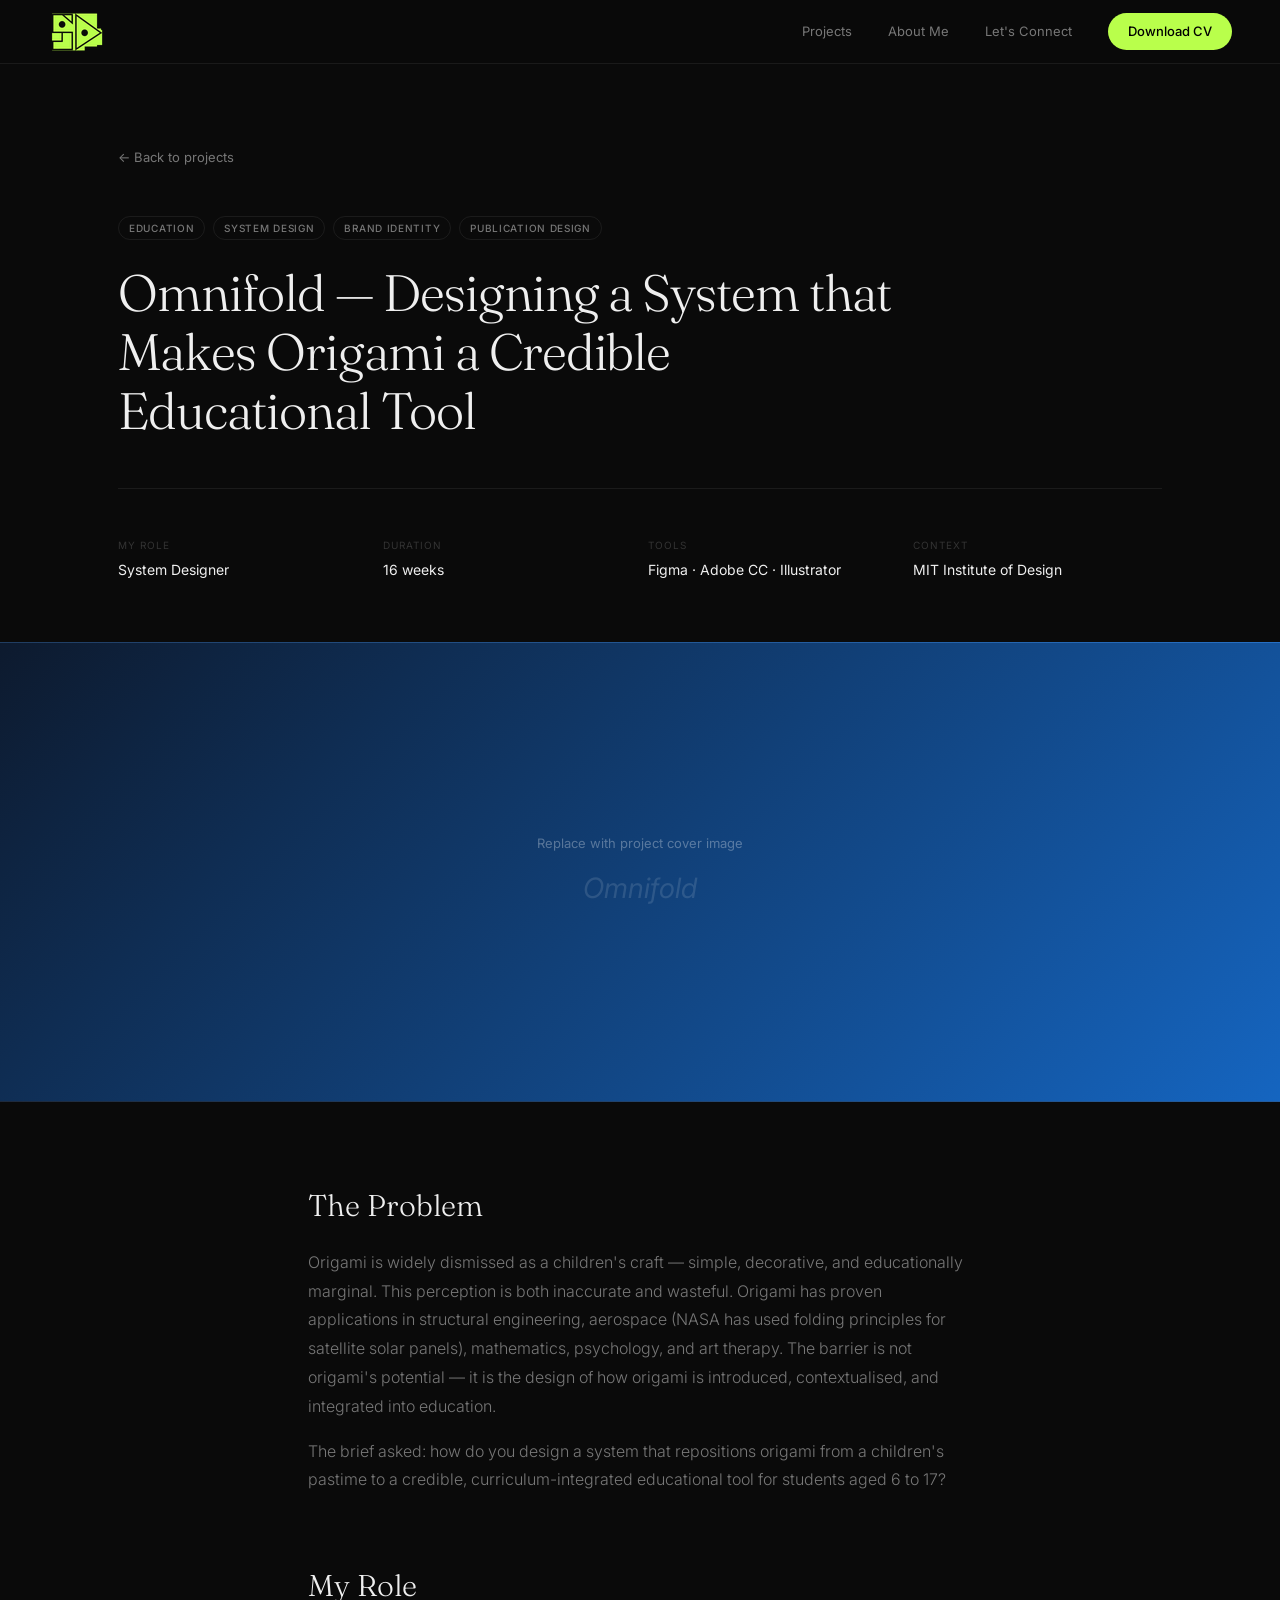
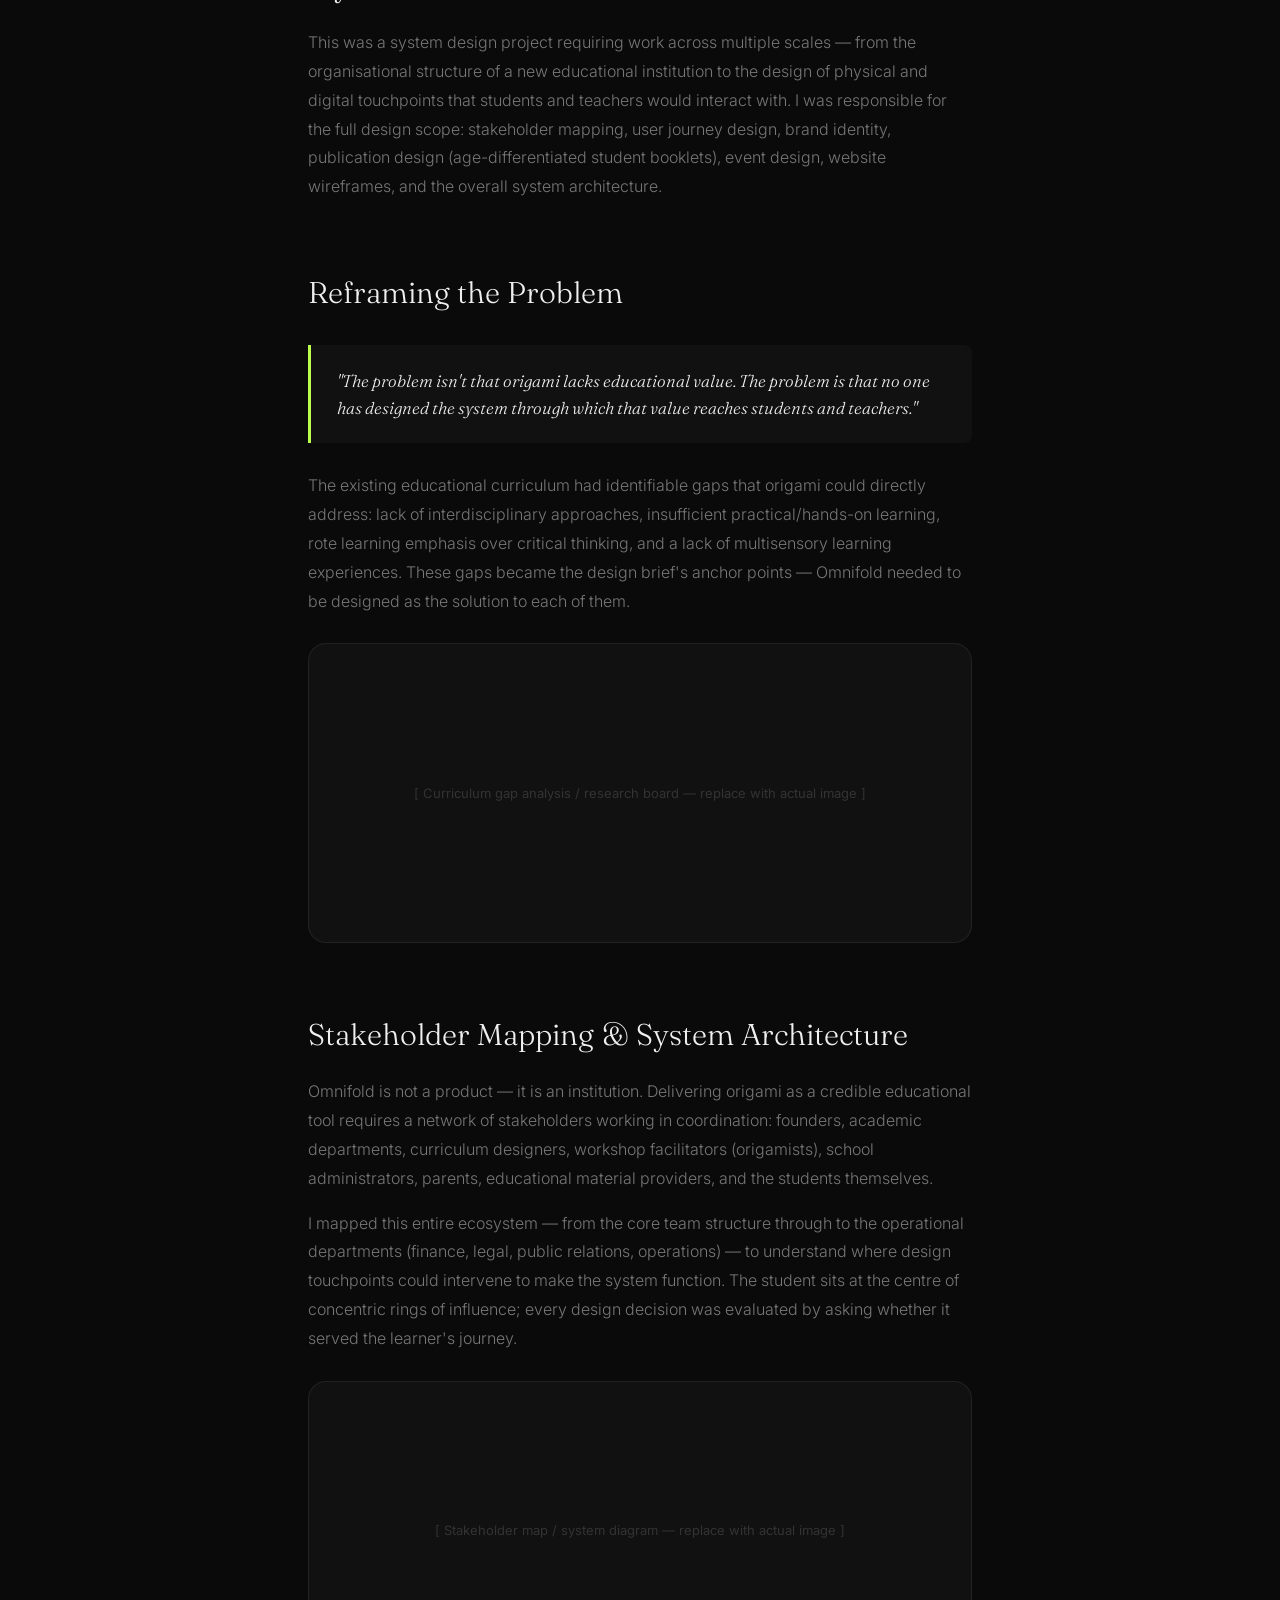
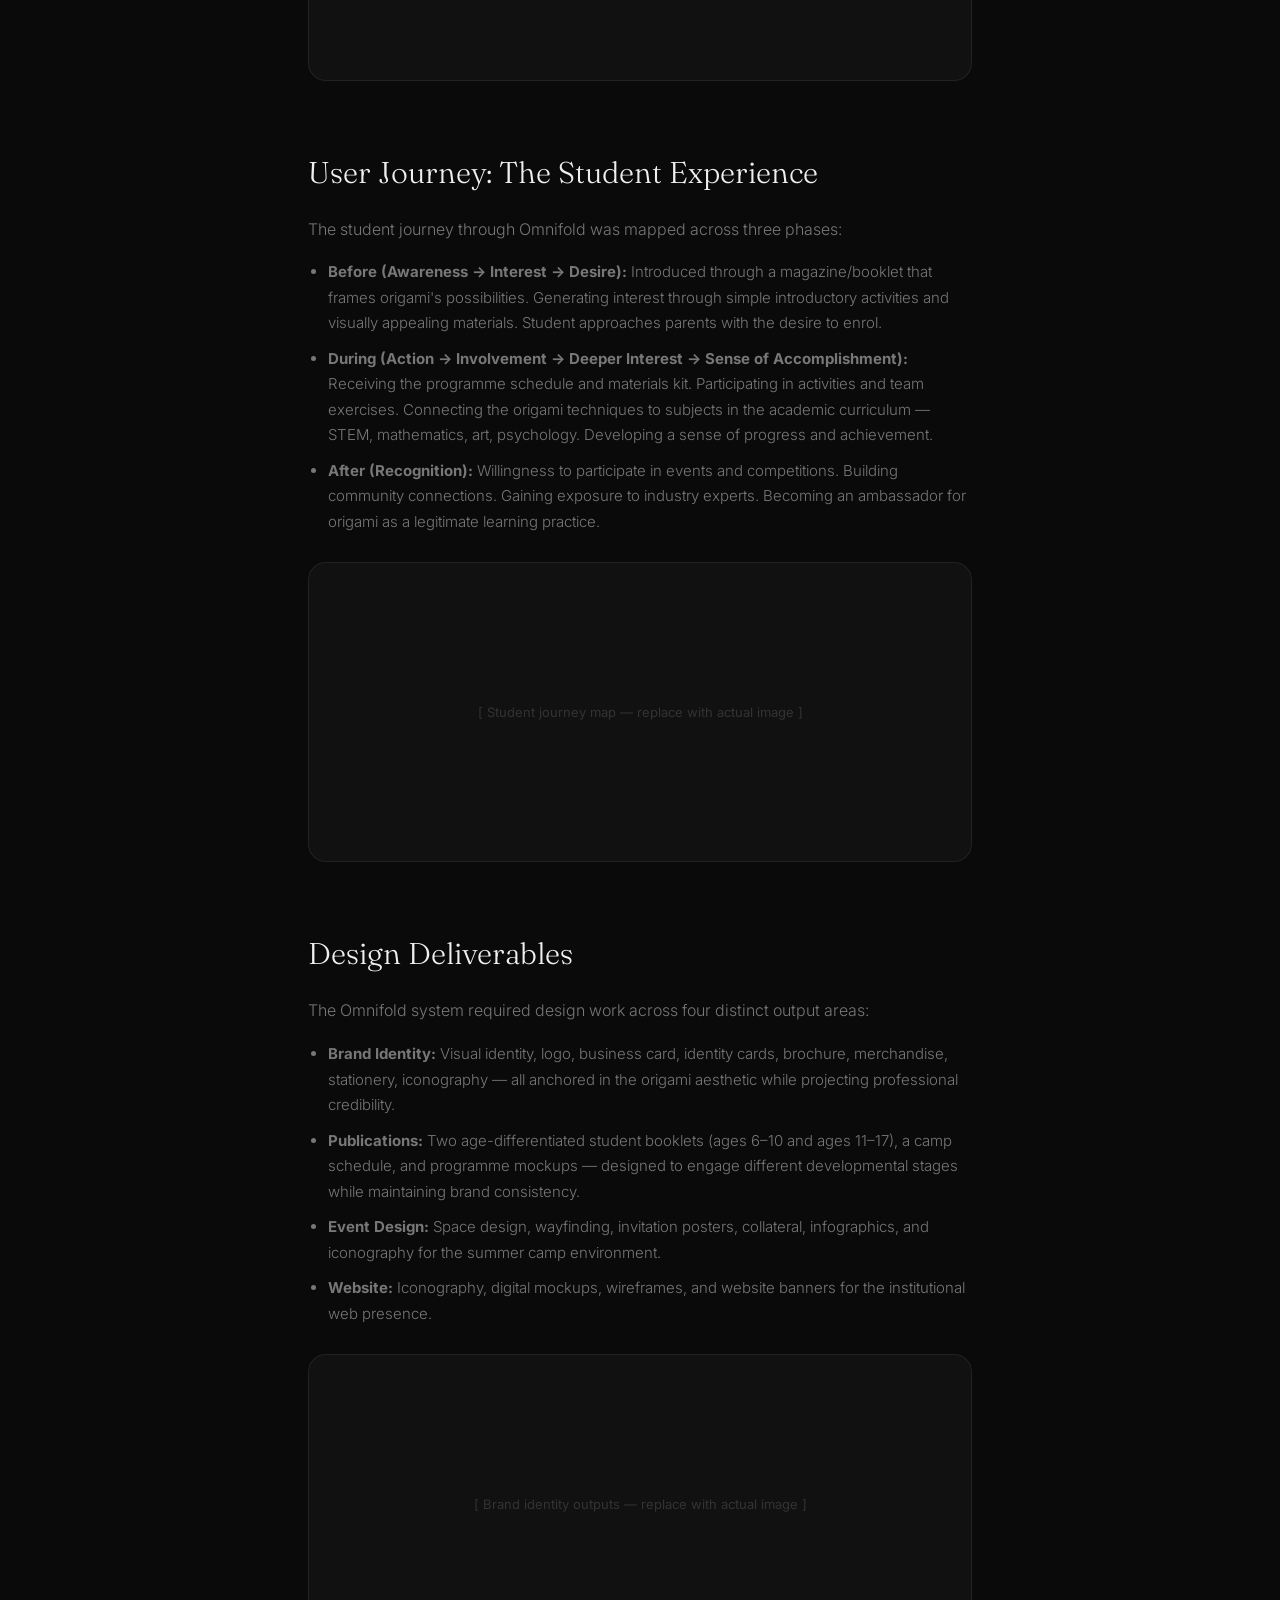
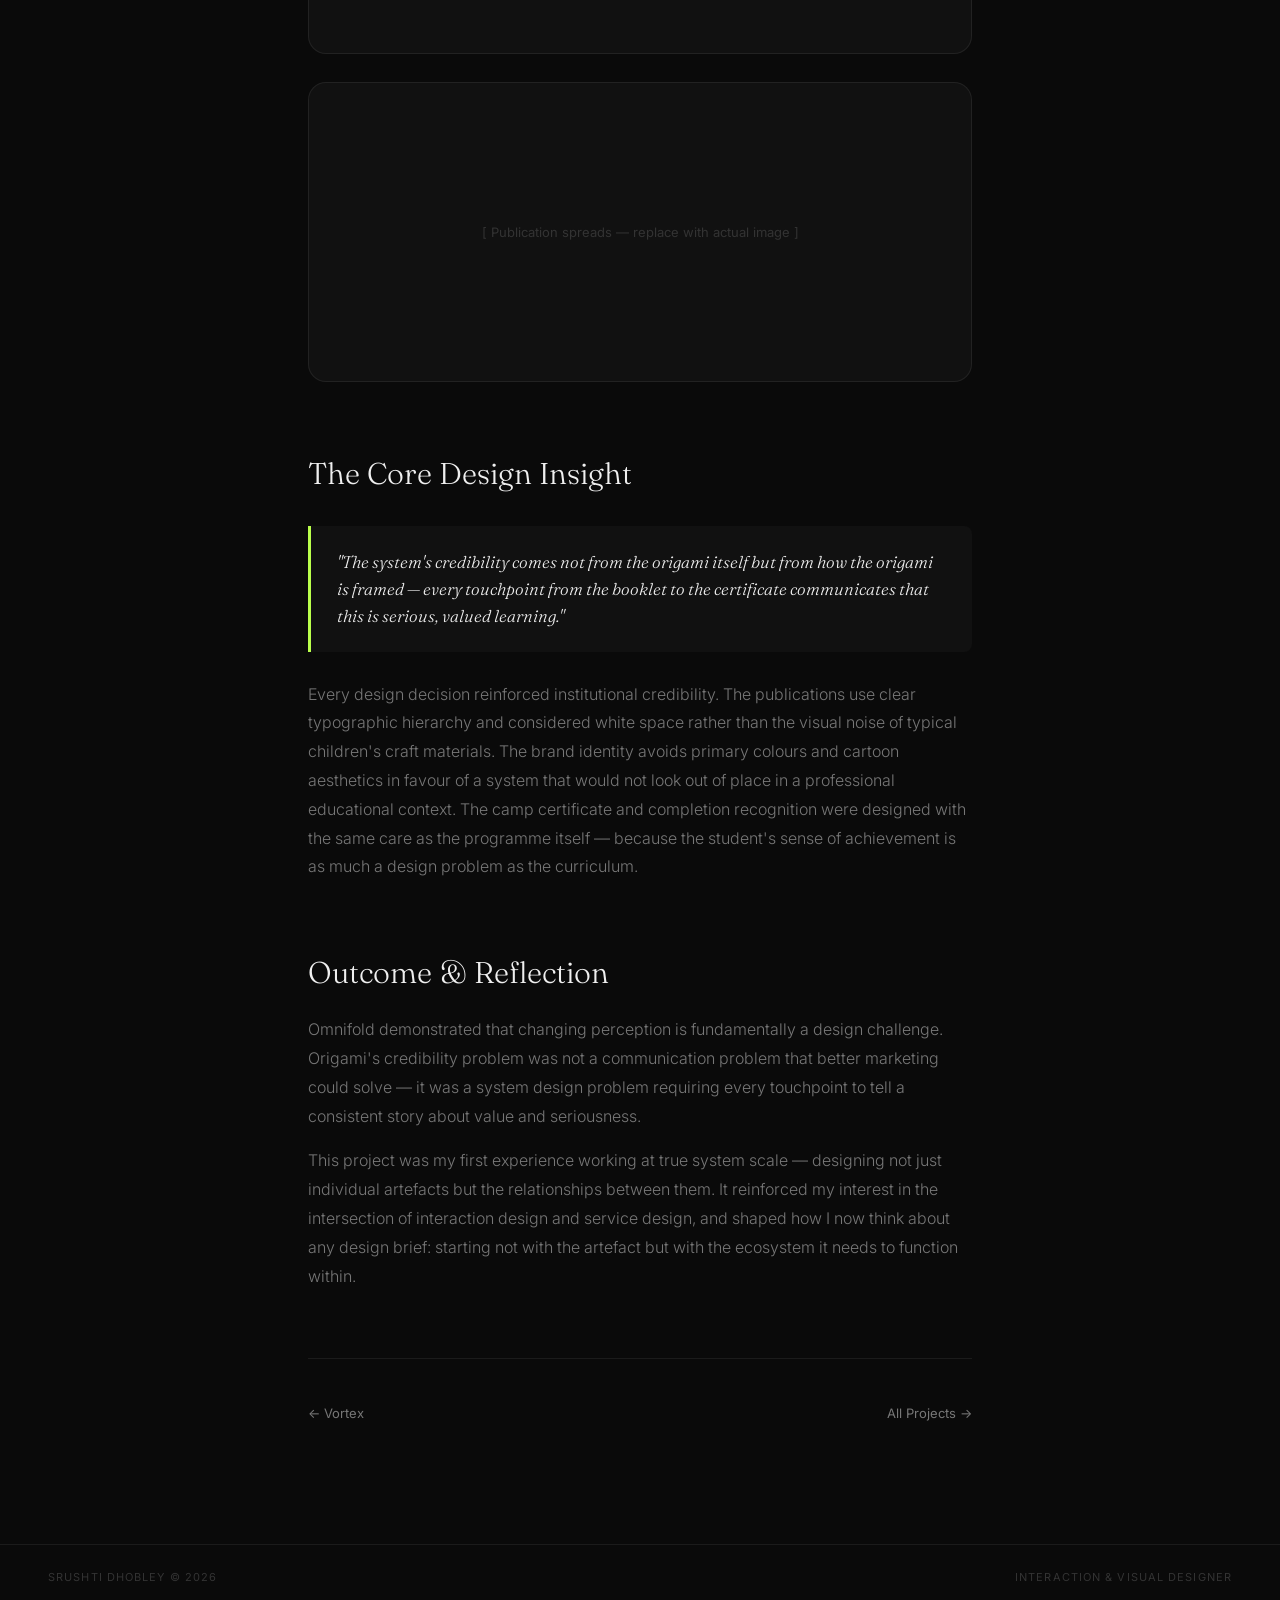
<file: case-study-omnifold.html>
<!DOCTYPE html>
<html lang="en">
<head>
  <meta charset="UTF-8" />
  <meta name="viewport" content="width=device-width, initial-scale=1.0" />
  <title>Omnifold — Designing a System that Makes Origami a Credible Educational Tool · Srushti Dhobley</title>
  <meta name="description" content="Srushti Dhobley — Visual &amp; Interaction Designer. MS Interaction Design, University of Limerick." />
  <meta property="og:title" content="Omnifold — Designing a System that Makes Origami a Credible Educational Tool · Srushti Dhobley" />
  <meta property="og:type" content="website" />
  <link rel="preconnect" href="https://fonts.googleapis.com" />
  <link rel="preconnect" href="https://fonts.gstatic.com" crossorigin />
  <link href="https://fonts.googleapis.com/css2?family=Inter:wght@300;400;500;600&family=Fraunces:ital,opsz,wght@0,9..144,300;0,9..144,400;1,9..144,300;1,9..144,400&display=swap" rel="stylesheet" />
  <link rel="stylesheet" href="style.css" />
</head>
<body>

  <nav class="nav" id="nav">
    <a href="index.html" class="nav-logo"><img src="logo-lime.png" alt="Srushti Logo" style="height:40px;width:auto;display:block;" /></a>
    <div class="nav-links">
      <a href="projects.html">Projects</a>
      <a href="about.html">About Me</a>
      <a href="index.html#contact">Let's Connect</a>
      <a href="Srushti_Dhobley_Resume.pdf" class="nav-cta" download>Download CV</a>
    </div>
    <button class="nav-burger" id="burger" aria-label="menu"><span></span><span></span></button>
  </nav>
  <div class="nav-mobile" id="navMobile">
    <a href="projects.html">Projects</a>
    <a href="about.html">About Me</a>
    <a href="index.html#contact">Let's Connect</a>
    <a href="Srushti_Dhobley_Resume.pdf" download>Download CV</a>
  </div>

  <div class="case-hero">
    <a href="projects.html" style="font-size:13px;color:var(--text-dim);display:inline-flex;align-items:center;gap:6px;margin-bottom:32px;">← Back to projects</a>
    <div class="project-tags"><span class="tag">Education</span><span class="tag">System Design</span><span class="tag">Brand Identity</span><span class="tag">Publication Design</span></div>
    <h1>Omnifold — Designing a System that Makes Origami a Credible Educational Tool</h1>
    <div class="case-meta-grid"><div class="case-meta-item"><span class="case-meta-label">My Role</span><span class="case-meta-value">System Designer</span></div><div class="case-meta-item"><span class="case-meta-label">Duration</span><span class="case-meta-value">16 weeks</span></div><div class="case-meta-item"><span class="case-meta-label">Tools</span><span class="case-meta-value">Figma · Adobe CC · Illustrator</span></div><div class="case-meta-item"><span class="case-meta-label">Context</span><span class="case-meta-value">MIT Institute of Design</span></div></div>
  </div>

  <div class="case-cover" style="background:linear-gradient(135deg,#0d1a2e,#1565c0);">
    <div style="text-align:center;">
      <div style="font-size:13px;color:rgba(255,255,255,.3);margin-bottom:12px;">Replace with project cover image</div>
      <div style="font-size:28px;color:rgba(255,255,255,.12);font-style:italic;">Omnifold</div>
    </div>
  </div>

  <div class="case-body">

    <div class="case-section">
      <h2>The Problem</h2>
      <p>Origami is widely dismissed as a children's craft — simple, decorative, and educationally marginal. This perception is both inaccurate and wasteful. Origami has proven applications in structural engineering, aerospace (NASA has used folding principles for satellite solar panels), mathematics, psychology, and art therapy. The barrier is not origami's potential — it is the design of how origami is introduced, contextualised, and integrated into education.</p>
      <p>The brief asked: how do you design a system that repositions origami from a children's pastime to a credible, curriculum-integrated educational tool for students aged 6 to 17?</p>
    </div>

    <div class="case-section">
      <h2>My Role</h2>
      <p>This was a system design project requiring work across multiple scales — from the organisational structure of a new educational institution to the design of physical and digital touchpoints that students and teachers would interact with. I was responsible for the full design scope: stakeholder mapping, user journey design, brand identity, publication design (age-differentiated student booklets), event design, website wireframes, and the overall system architecture.</p>
    </div>

    <div class="case-section">
      <h2>Reframing the Problem</h2>
      <div class="case-callout">"The problem isn't that origami lacks educational value. The problem is that no one has designed the system through which that value reaches students and teachers."</div>
      <p>The existing educational curriculum had identifiable gaps that origami could directly address: lack of interdisciplinary approaches, insufficient practical/hands-on learning, rote learning emphasis over critical thinking, and a lack of multisensory learning experiences. These gaps became the design brief's anchor points — Omnifold needed to be designed as the solution to each of them.</p>
      <div class="case-img-placeholder">[ Curriculum gap analysis / research board — replace with actual image ]</div>
    </div>

    <div class="case-section">
      <h2>Stakeholder Mapping & System Architecture</h2>
      <p>Omnifold is not a product — it is an institution. Delivering origami as a credible educational tool requires a network of stakeholders working in coordination: founders, academic departments, curriculum designers, workshop facilitators (origamists), school administrators, parents, educational material providers, and the students themselves.</p>
      <p>I mapped this entire ecosystem — from the core team structure through to the operational departments (finance, legal, public relations, operations) — to understand where design touchpoints could intervene to make the system function. The student sits at the centre of concentric rings of influence; every design decision was evaluated by asking whether it served the learner's journey.</p>
      <div class="case-img-placeholder">[ Stakeholder map / system diagram — replace with actual image ]</div>
    </div>

    <div class="case-section">
      <h2>User Journey: The Student Experience</h2>
      <p>The student journey through Omnifold was mapped across three phases:</p>
      <ul>
        <li><strong>Before (Awareness → Interest → Desire):</strong> Introduced through a magazine/booklet that frames origami's possibilities. Generating interest through simple introductory activities and visually appealing materials. Student approaches parents with the desire to enrol.</li>
        <li><strong>During (Action → Involvement → Deeper Interest → Sense of Accomplishment):</strong> Receiving the programme schedule and materials kit. Participating in activities and team exercises. Connecting the origami techniques to subjects in the academic curriculum — STEM, mathematics, art, psychology. Developing a sense of progress and achievement.</li>
        <li><strong>After (Recognition):</strong> Willingness to participate in events and competitions. Building community connections. Gaining exposure to industry experts. Becoming an ambassador for origami as a legitimate learning practice.</li>
      </ul>
      <div class="case-img-placeholder">[ Student journey map — replace with actual image ]</div>
    </div>

    <div class="case-section">
      <h2>Design Deliverables</h2>
      <p>The Omnifold system required design work across four distinct output areas:</p>
      <ul>
        <li><strong>Brand Identity:</strong> Visual identity, logo, business card, identity cards, brochure, merchandise, stationery, iconography — all anchored in the origami aesthetic while projecting professional credibility.</li>
        <li><strong>Publications:</strong> Two age-differentiated student booklets (ages 6–10 and ages 11–17), a camp schedule, and programme mockups — designed to engage different developmental stages while maintaining brand consistency.</li>
        <li><strong>Event Design:</strong> Space design, wayfinding, invitation posters, collateral, infographics, and iconography for the summer camp environment.</li>
        <li><strong>Website:</strong> Iconography, digital mockups, wireframes, and website banners for the institutional web presence.</li>
      </ul>
      <div class="case-img-placeholder">[ Brand identity outputs — replace with actual image ]</div>
      <div class="case-img-placeholder">[ Publication spreads — replace with actual image ]</div>
    </div>

    <div class="case-section">
      <h2>The Core Design Insight</h2>
      <div class="case-callout">"The system's credibility comes not from the origami itself but from how the origami is framed — every touchpoint from the booklet to the certificate communicates that this is serious, valued learning."</div>
      <p>Every design decision reinforced institutional credibility. The publications use clear typographic hierarchy and considered white space rather than the visual noise of typical children's craft materials. The brand identity avoids primary colours and cartoon aesthetics in favour of a system that would not look out of place in a professional educational context. The camp certificate and completion recognition were designed with the same care as the programme itself — because the student's sense of achievement is as much a design problem as the curriculum.</p>
    </div>

    <div class="case-section">
      <h2>Outcome & Reflection</h2>
      <p>Omnifold demonstrated that changing perception is fundamentally a design challenge. Origami's credibility problem was not a communication problem that better marketing could solve — it was a system design problem requiring every touchpoint to tell a consistent story about value and seriousness.</p>
      <p>This project was my first experience working at true system scale — designing not just individual artefacts but the relationships between them. It reinforced my interest in the intersection of interaction design and service design, and shaped how I now think about any design brief: starting not with the artefact but with the ecosystem it needs to function within.</p>
    </div>
    <div style="border-top:1px solid var(--border);padding-top:44px;display:flex;justify-content:space-between;align-items:center;margin-top:20px;">
      <a href="case-study-vortex.html" style="font-size:13px;color:var(--text-dim);">← Vortex</a>
      <a href="projects.html" style="font-size:13px;color:var(--text-dim);">All Projects →</a>
    </div>
  </div>


  <footer class="footer">
    <span>SRUSHTI DHOBLEY © 2026</span>
    <span>INTERACTION &amp; VISUAL DESIGNER</span>
  </footer>
  <script src="script.js"></script>
</body>
</html>
</file>
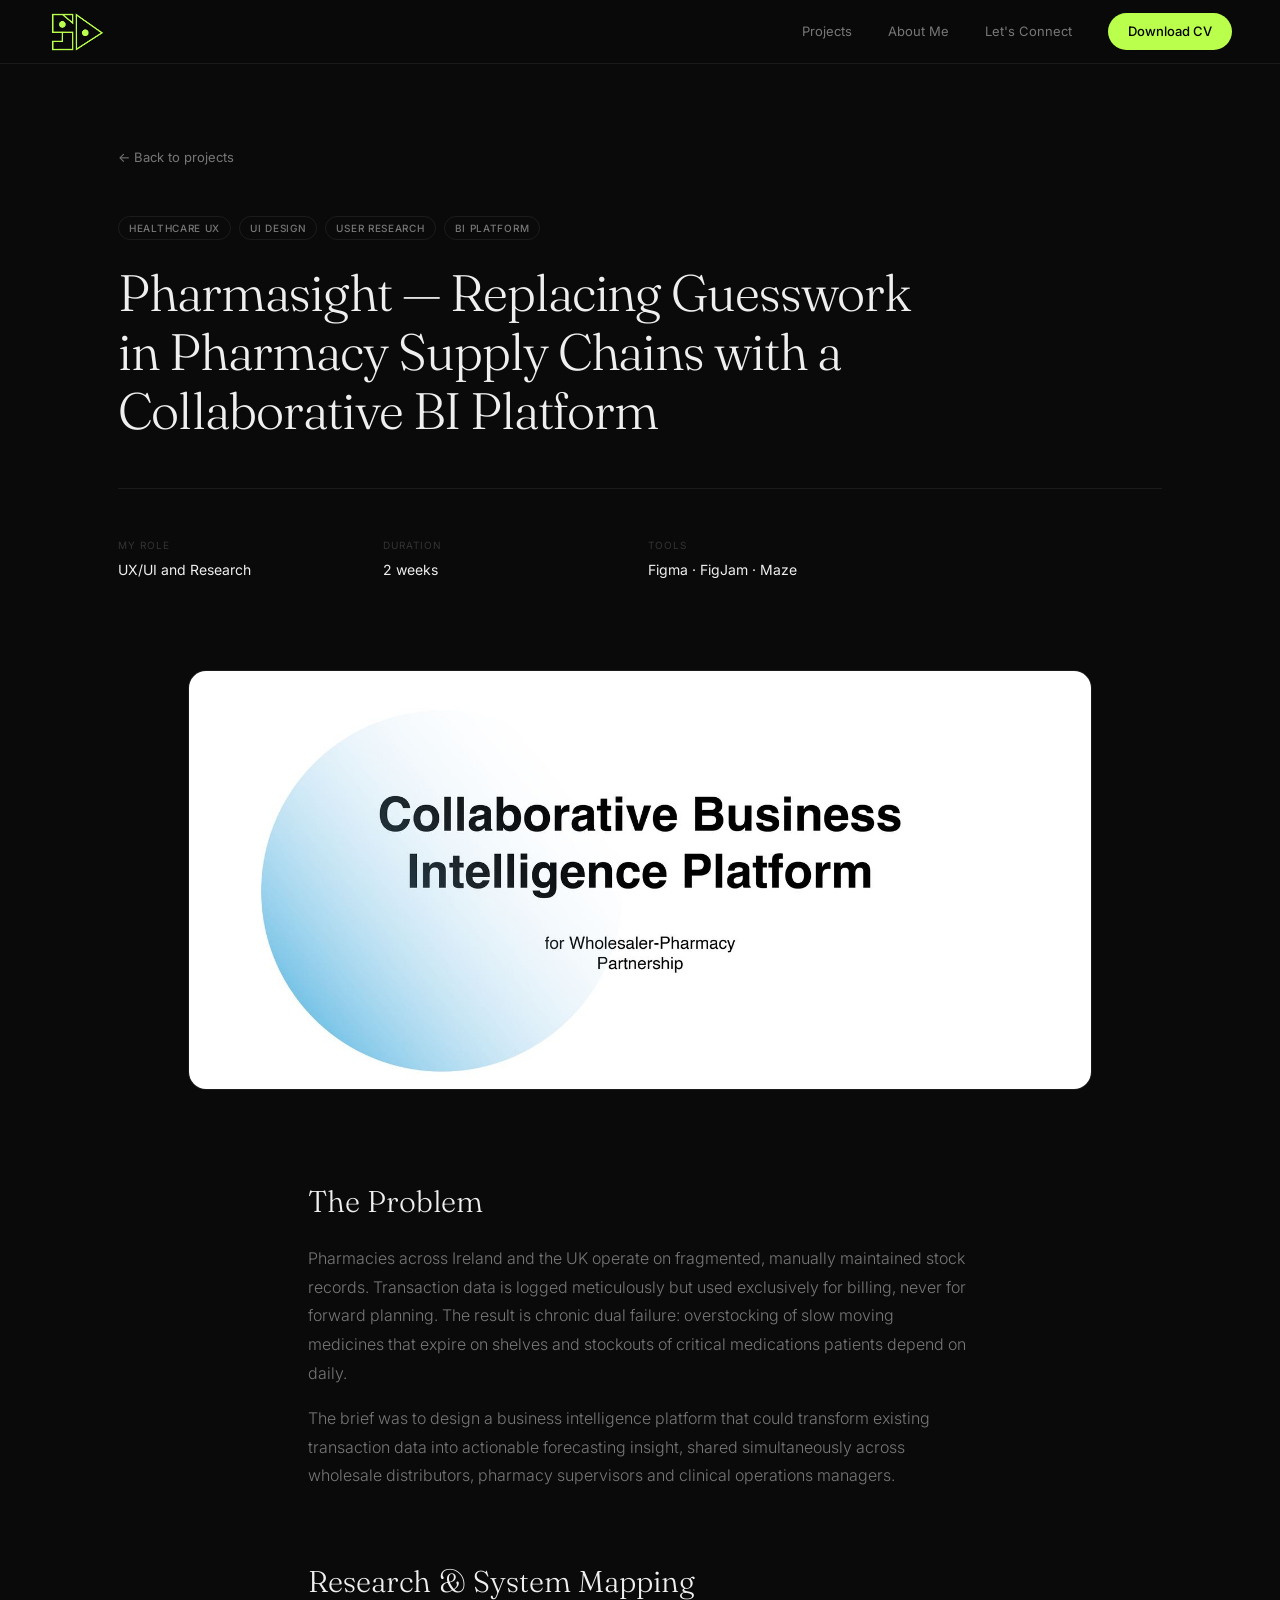
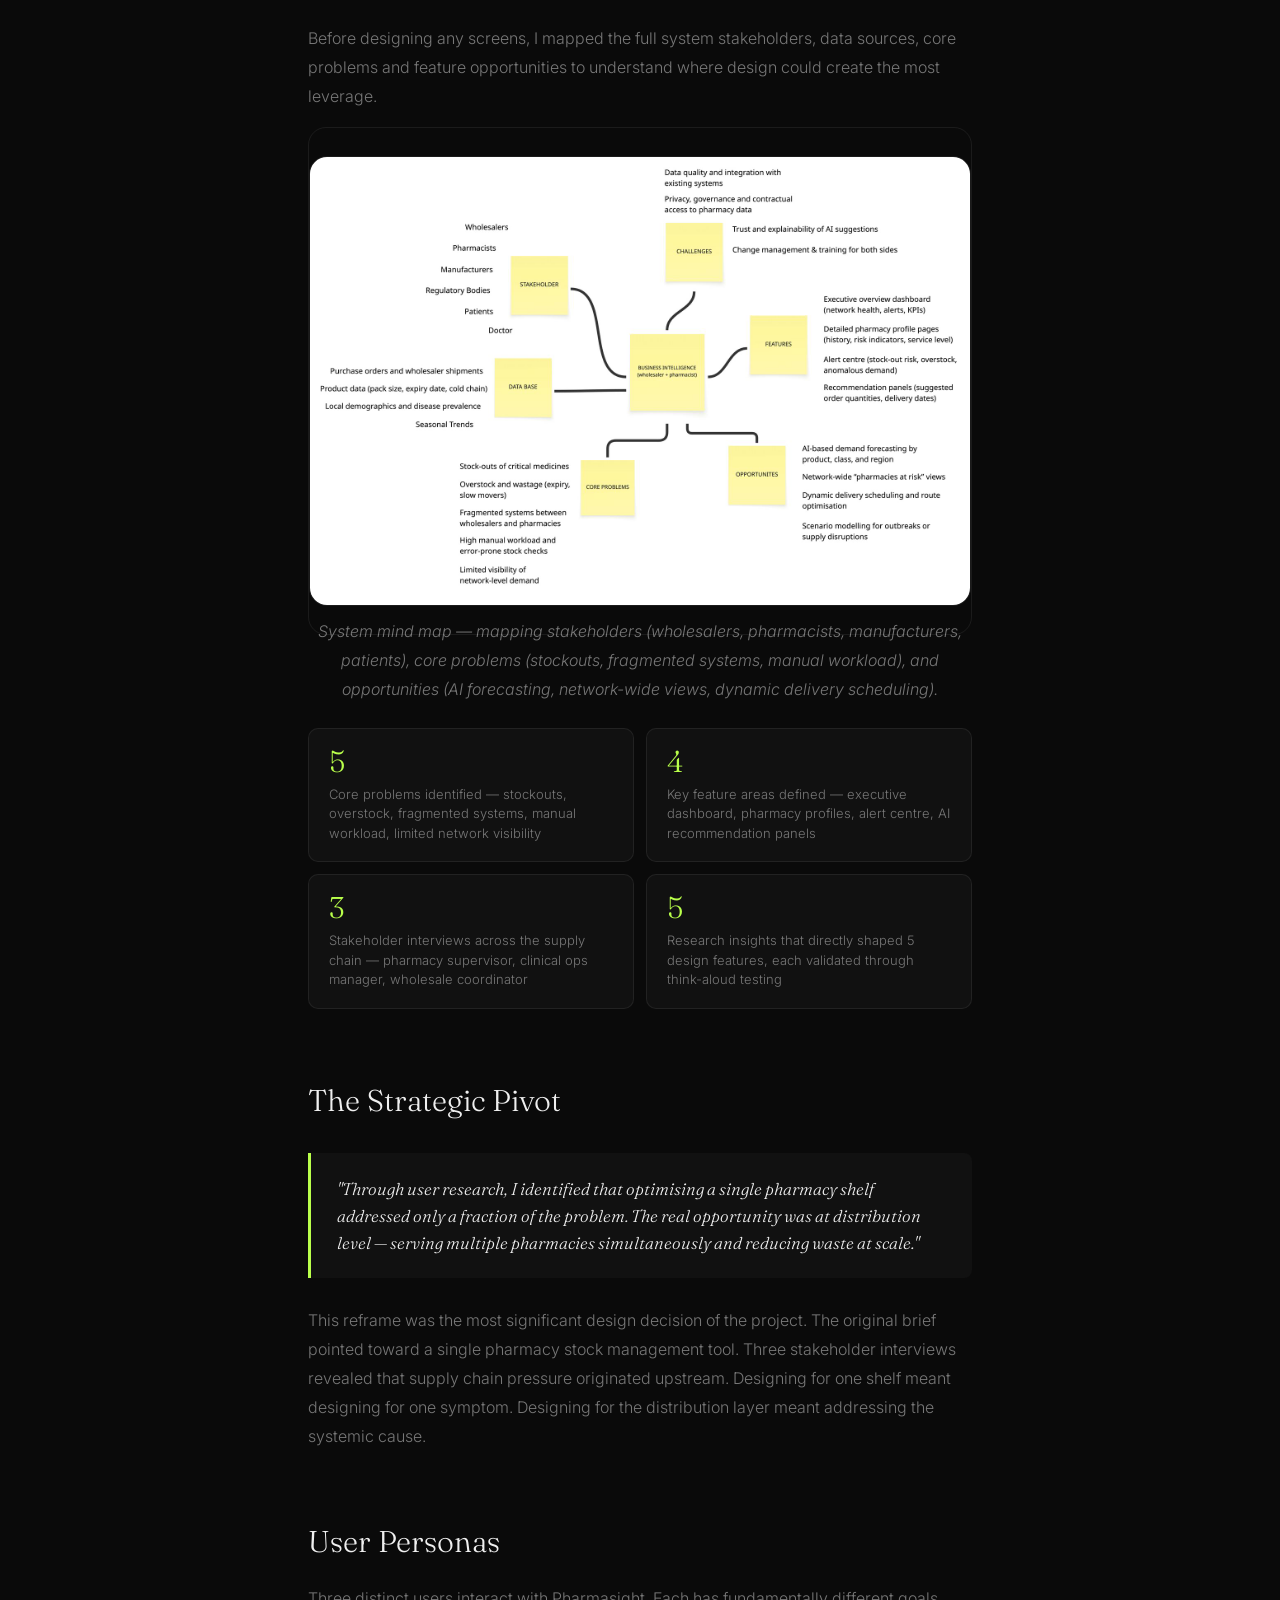
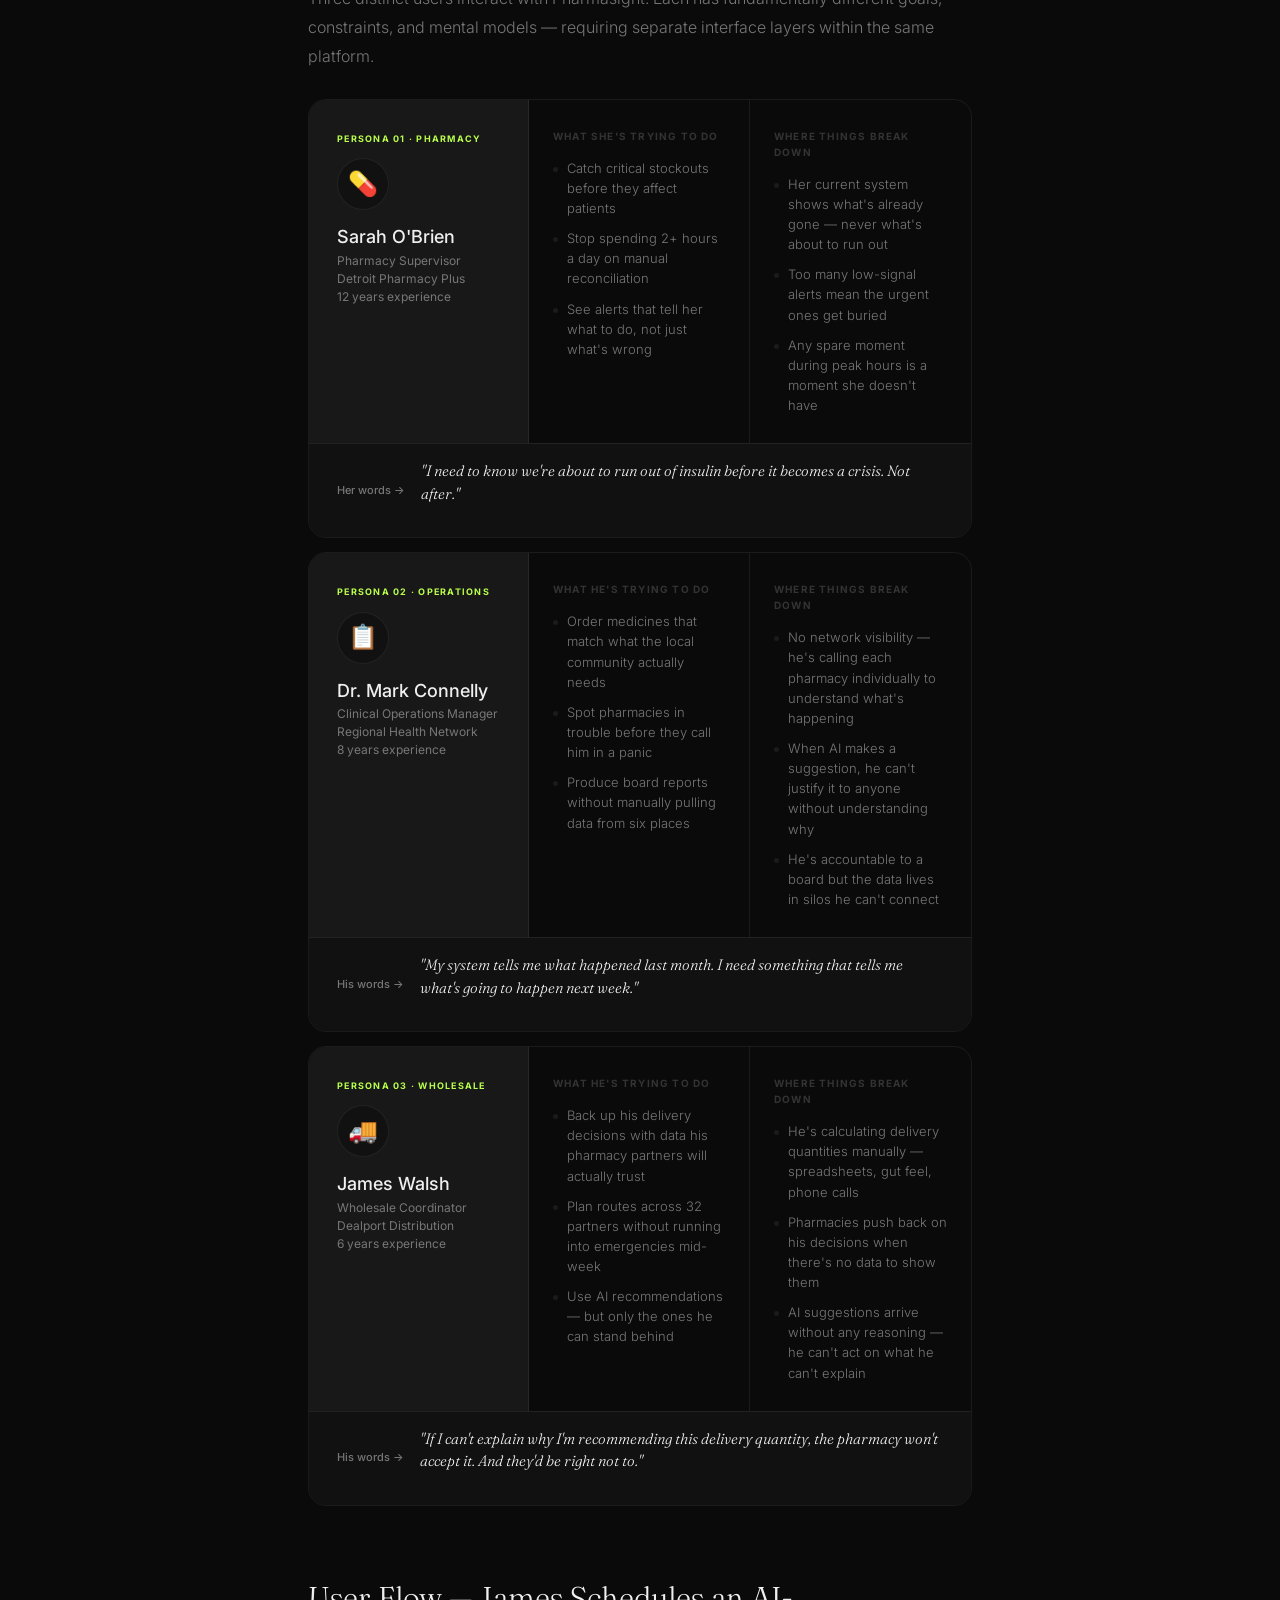
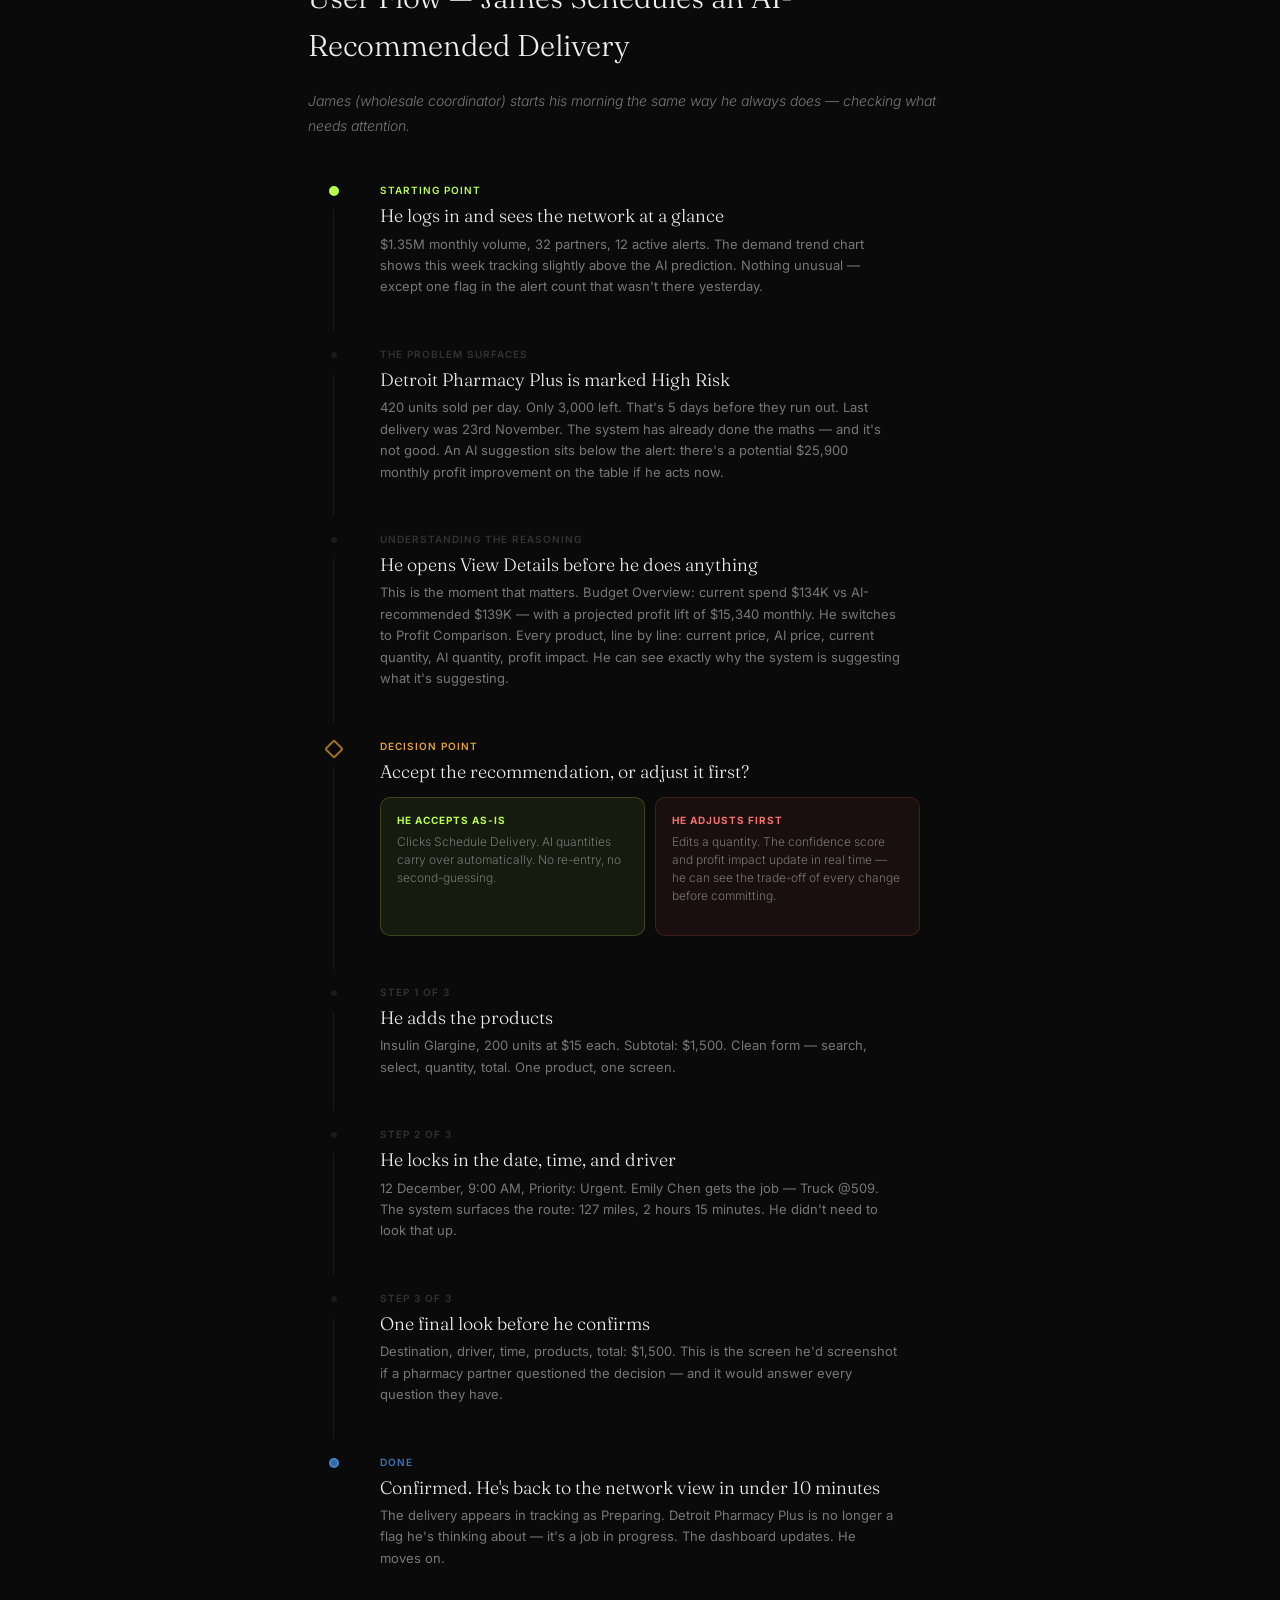
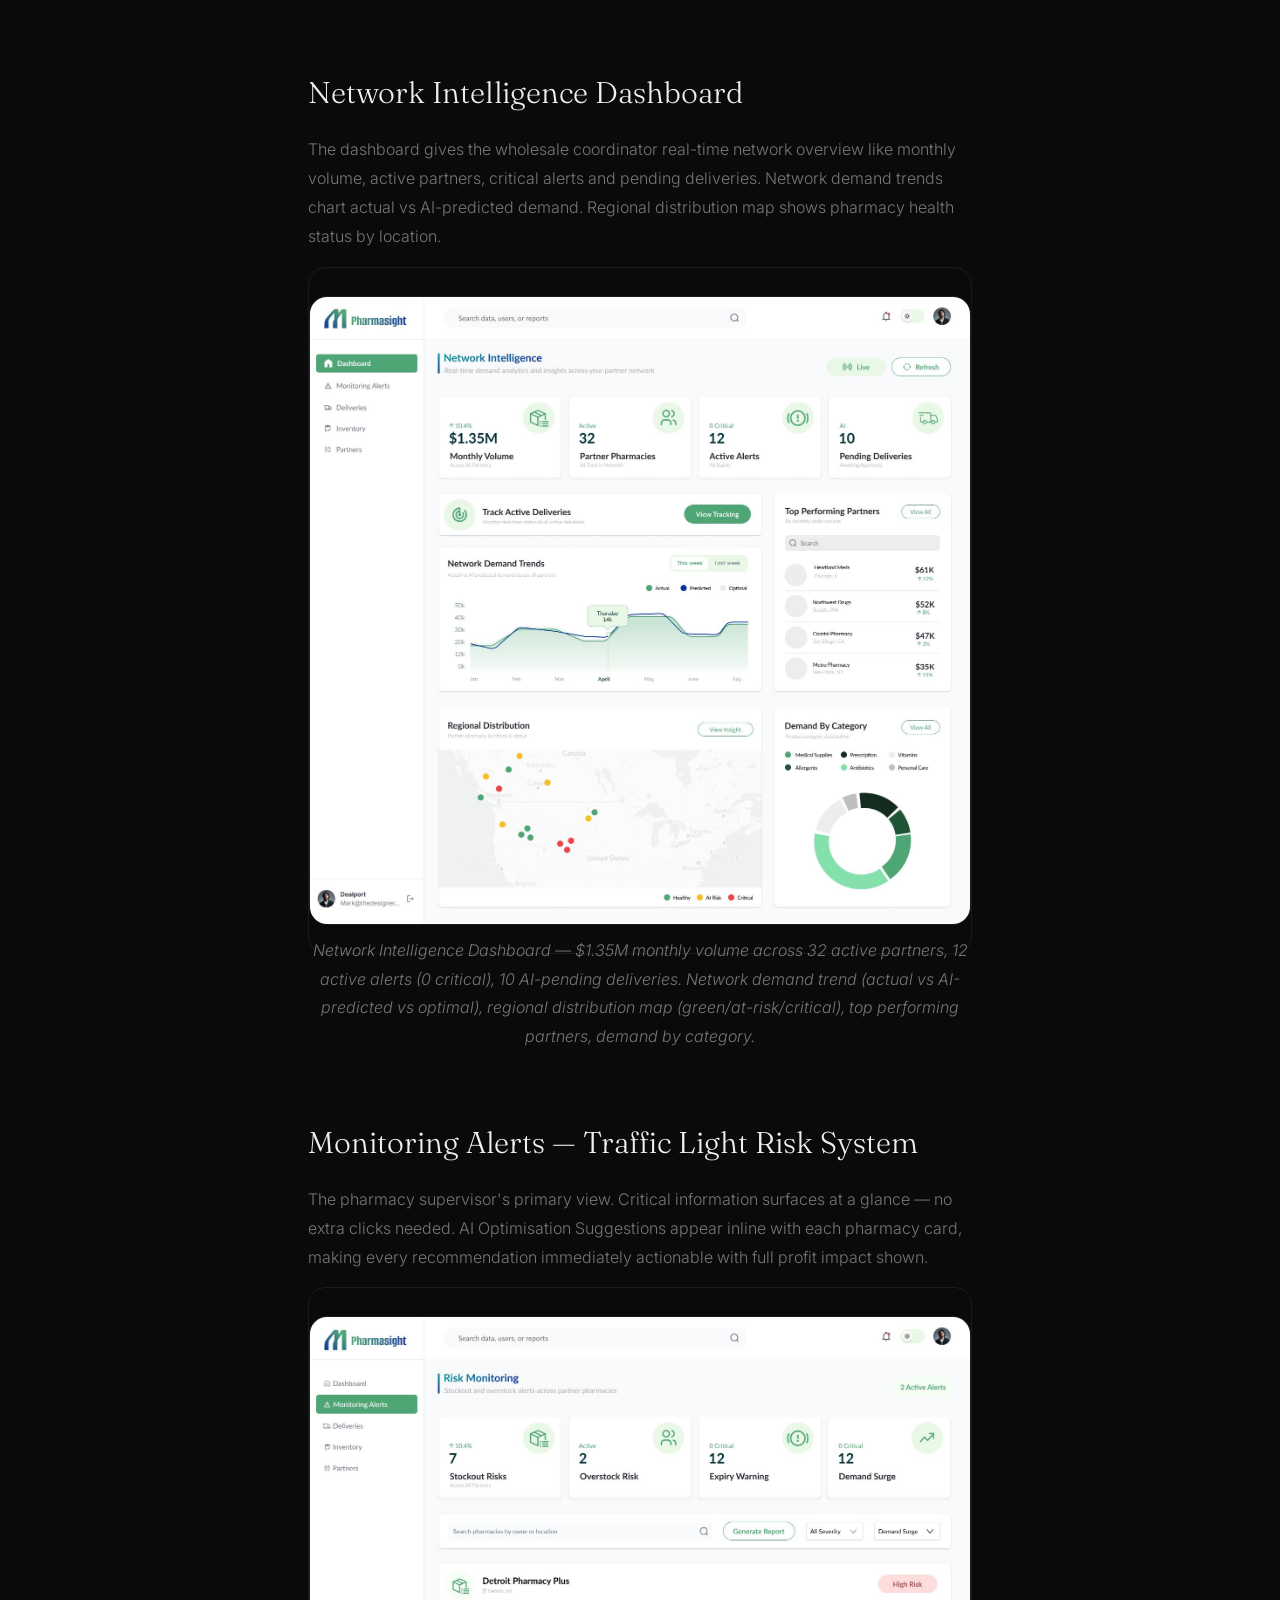
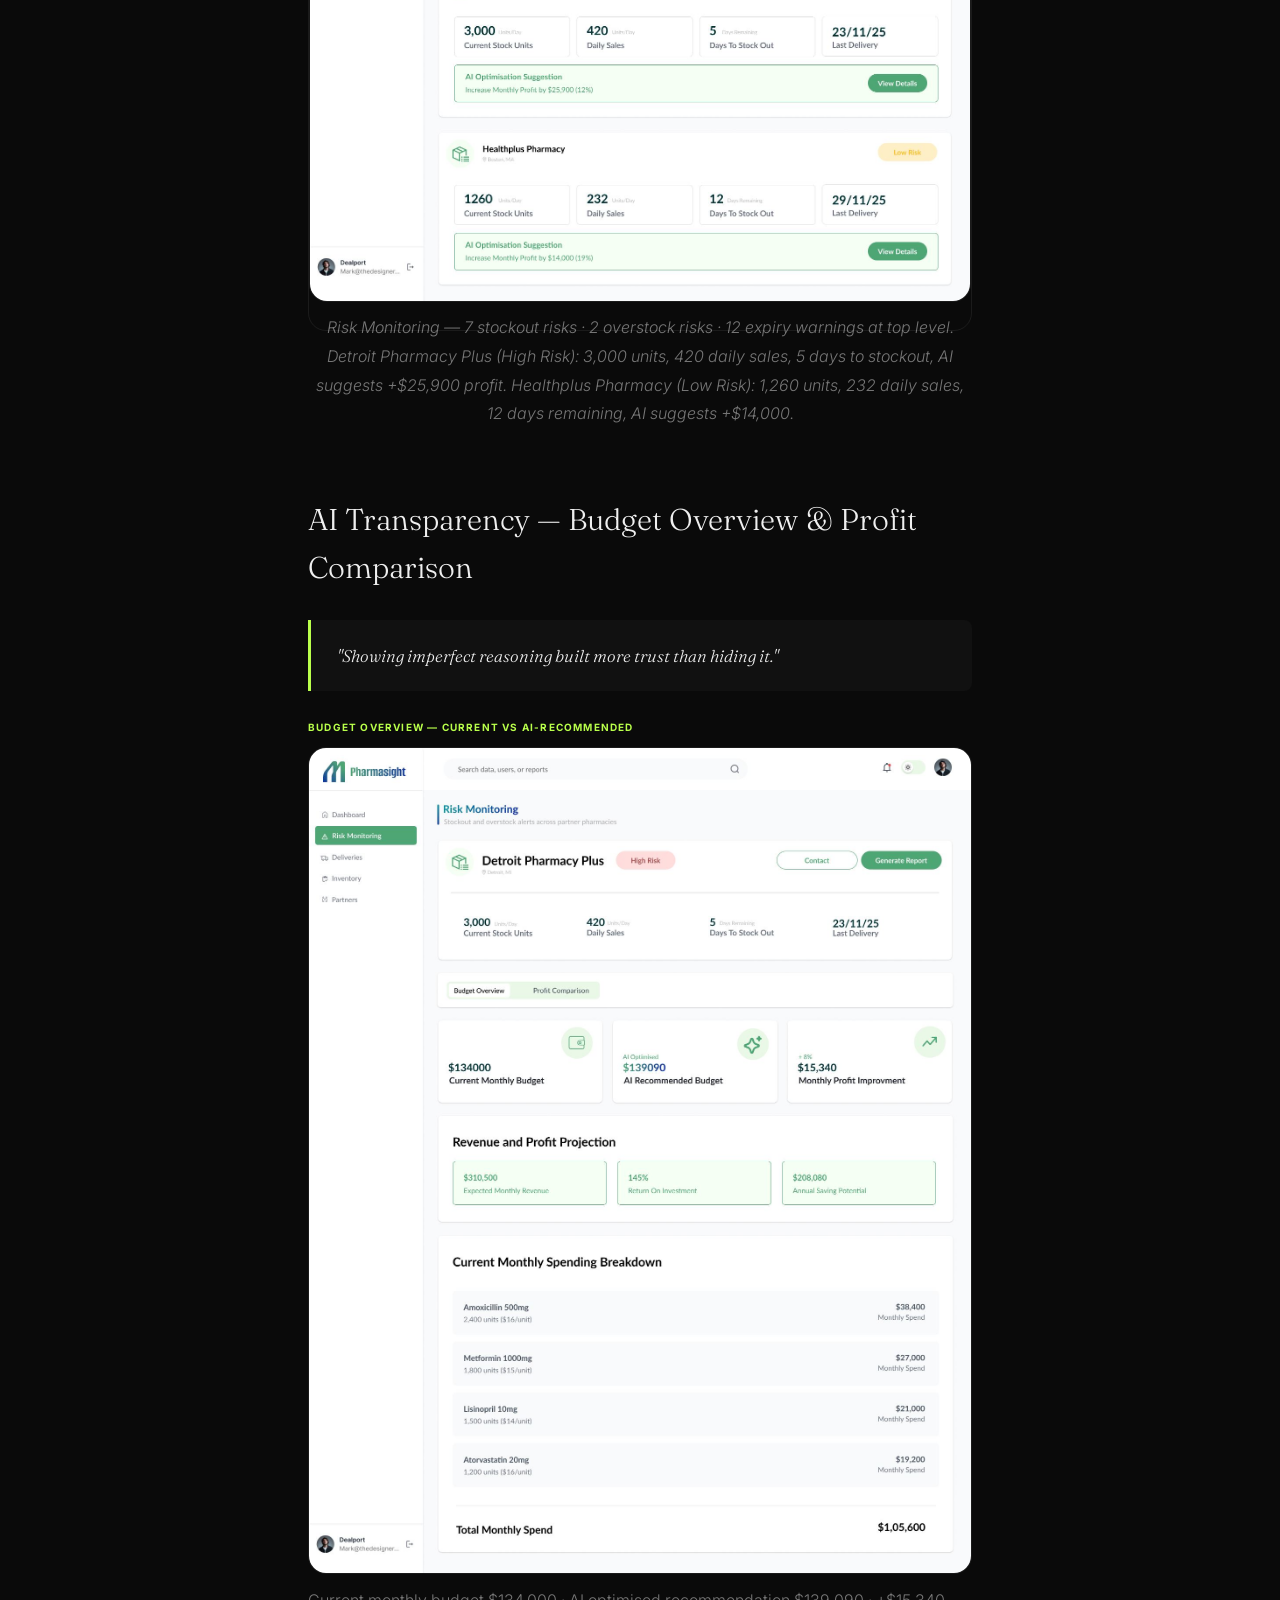
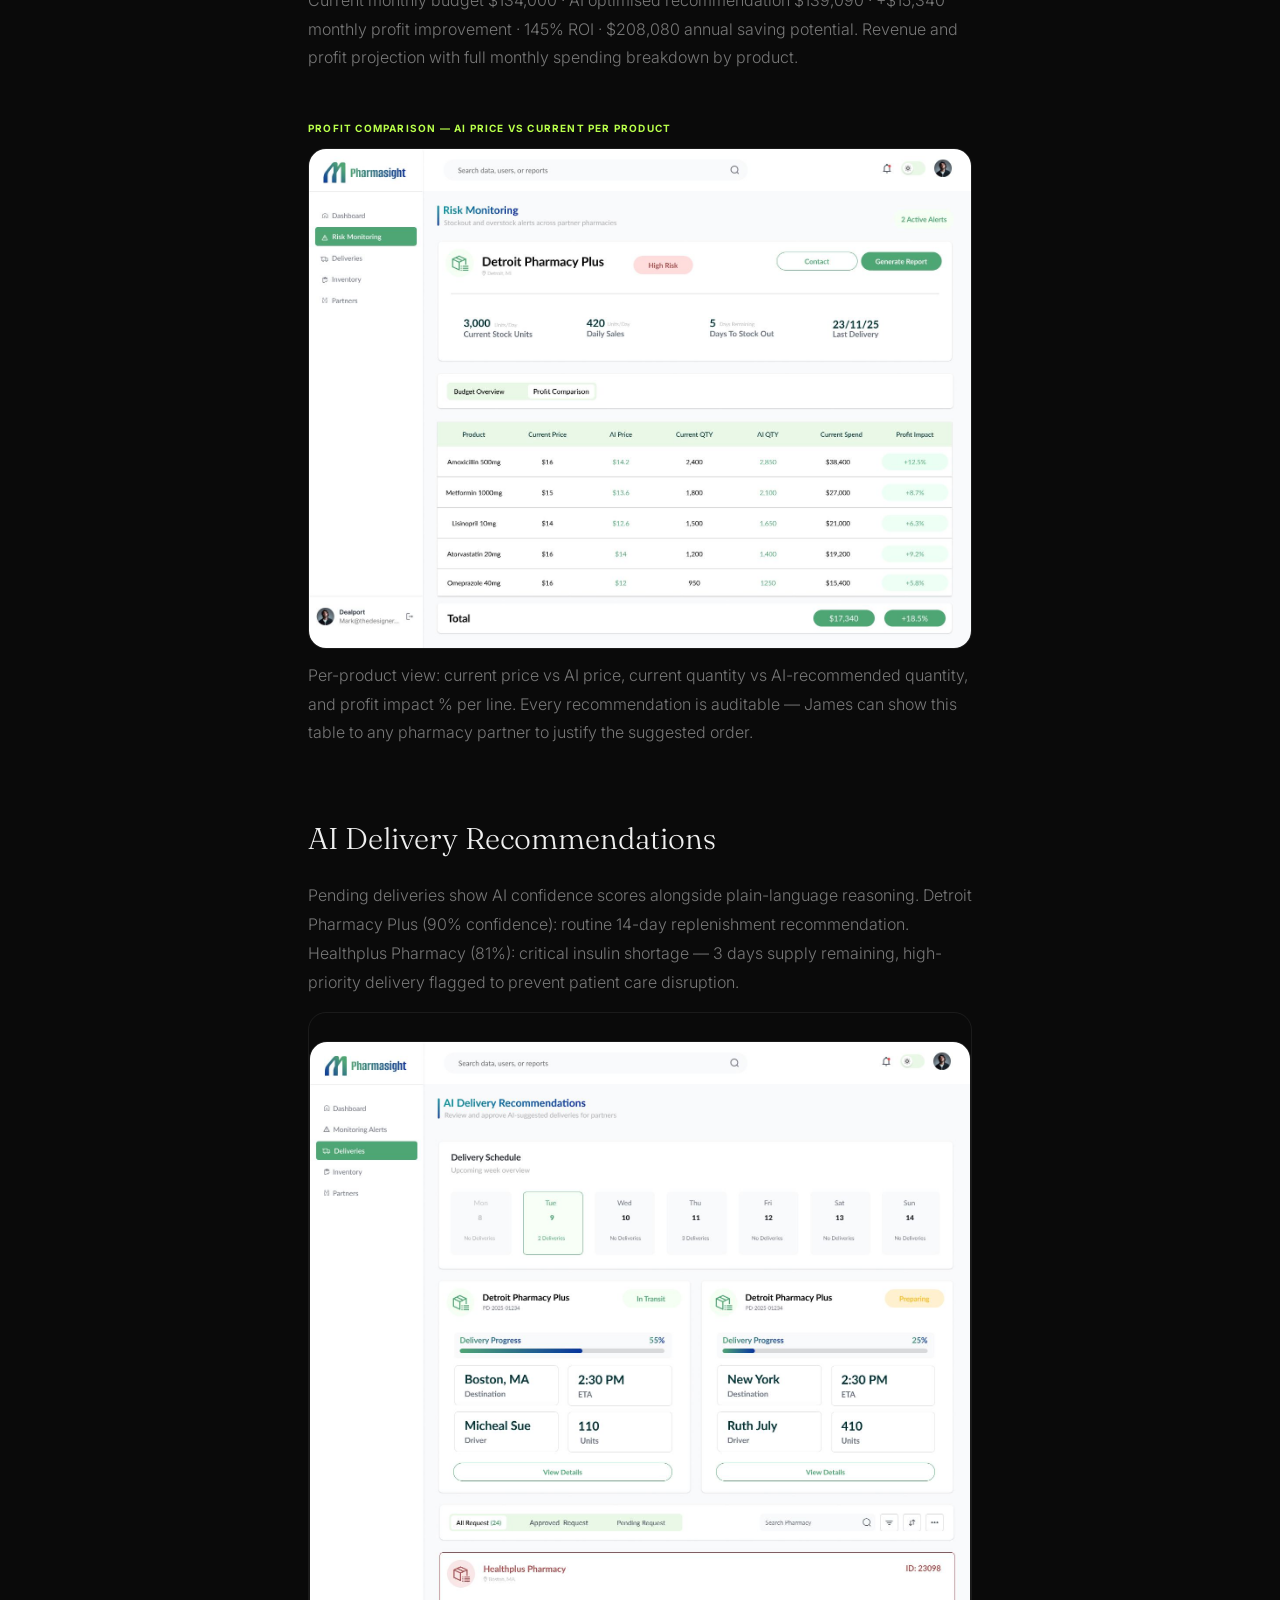
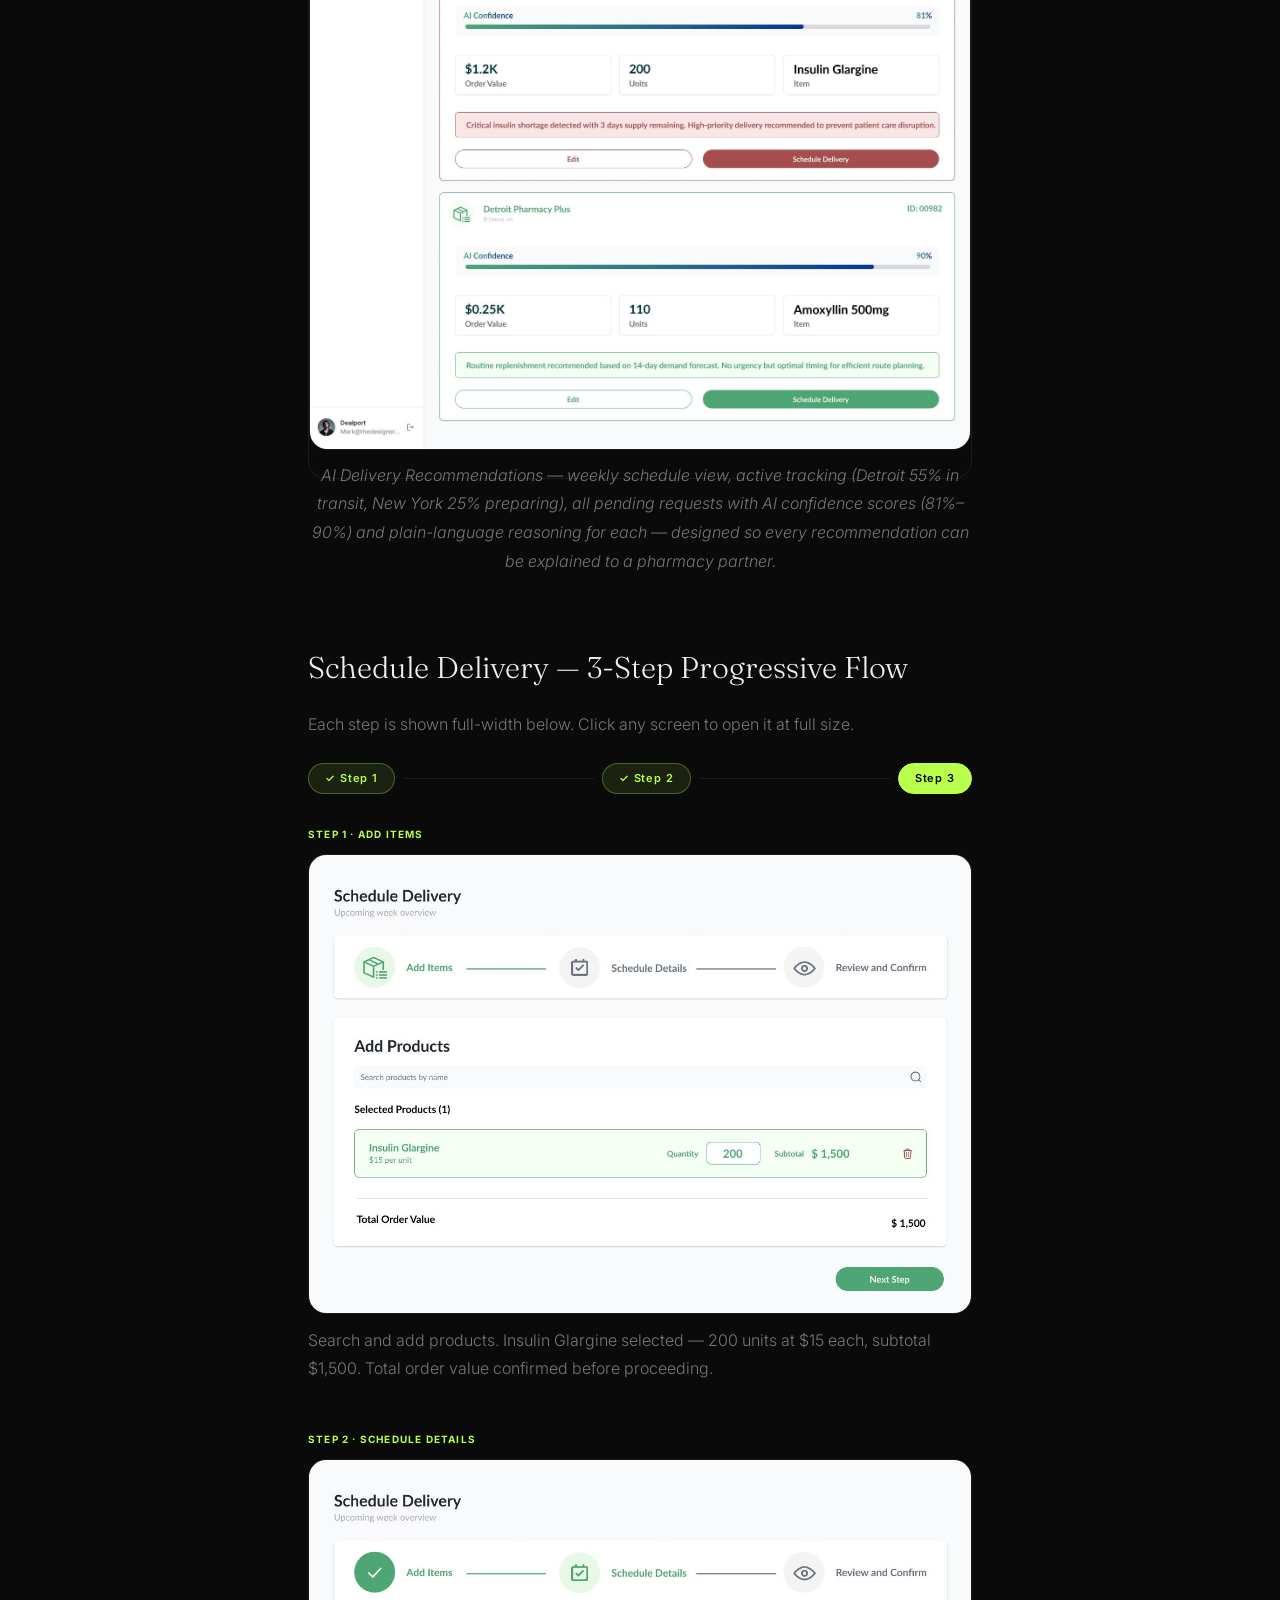
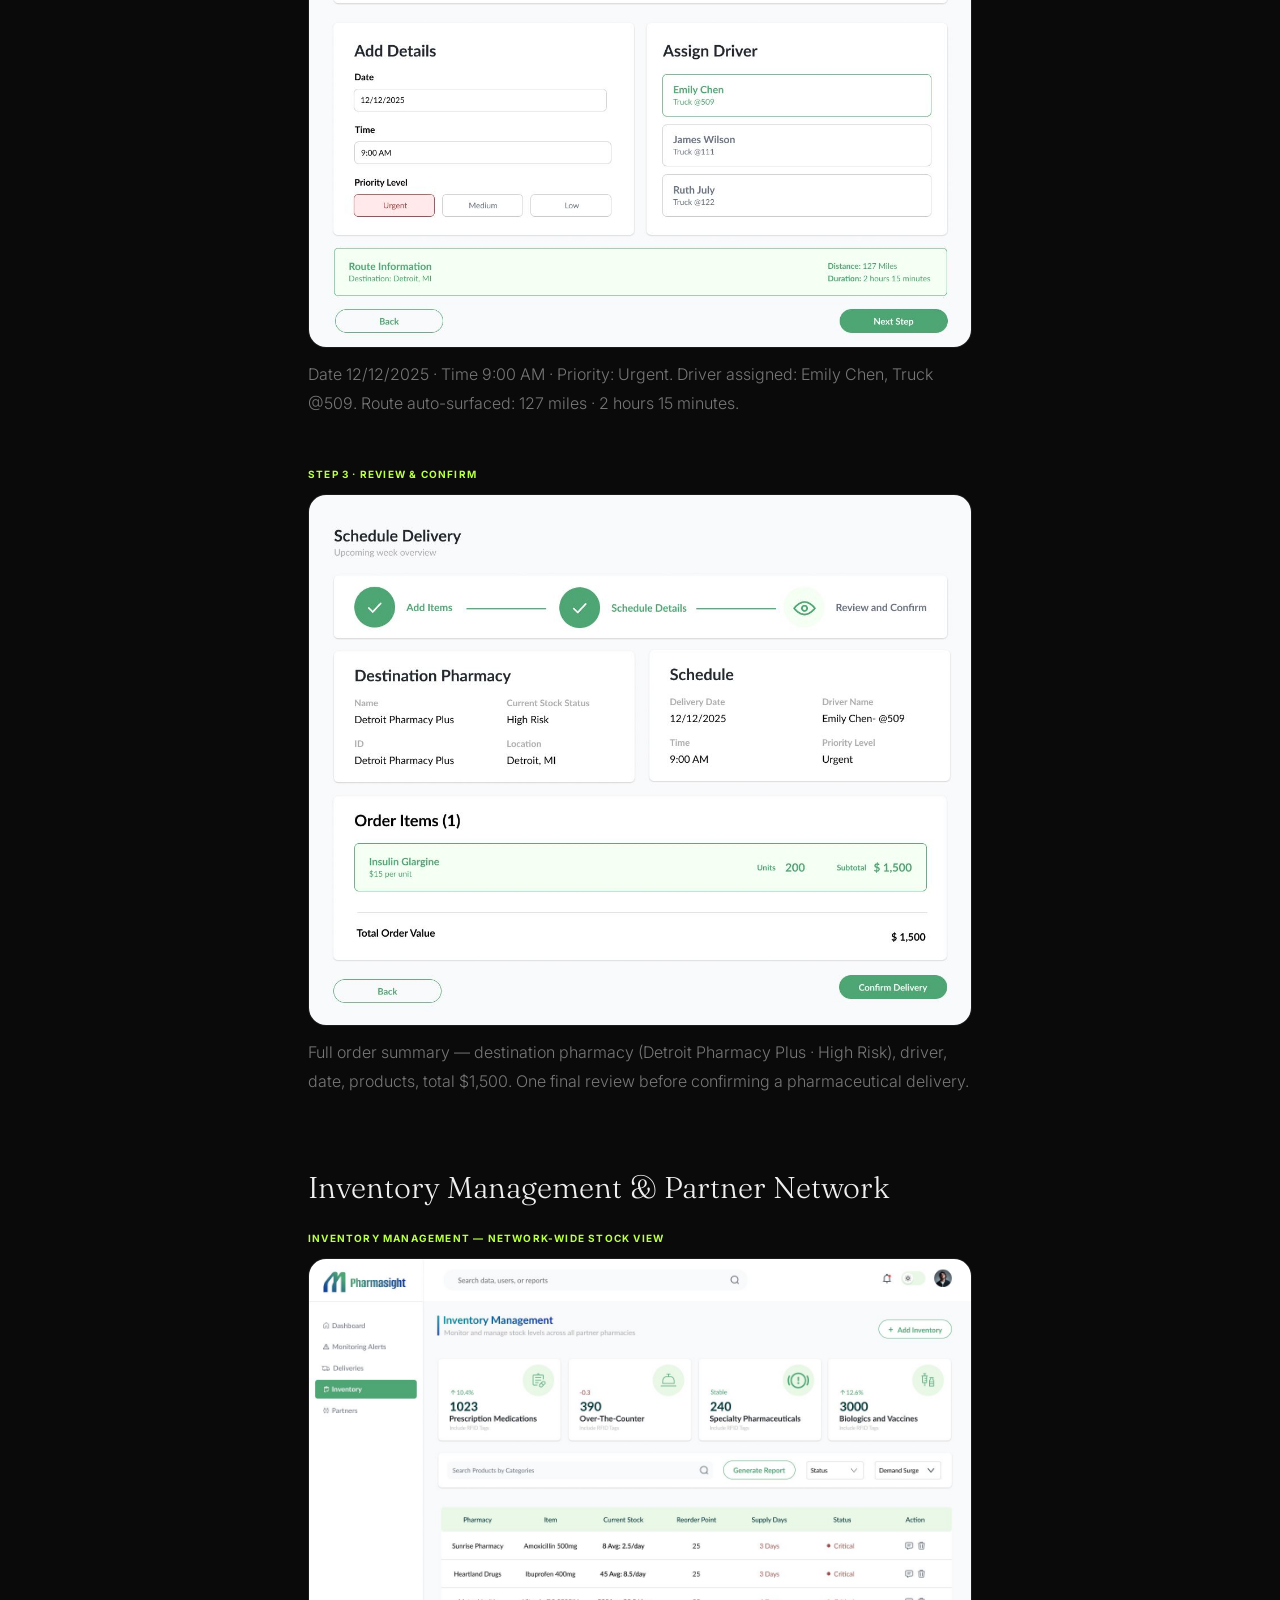
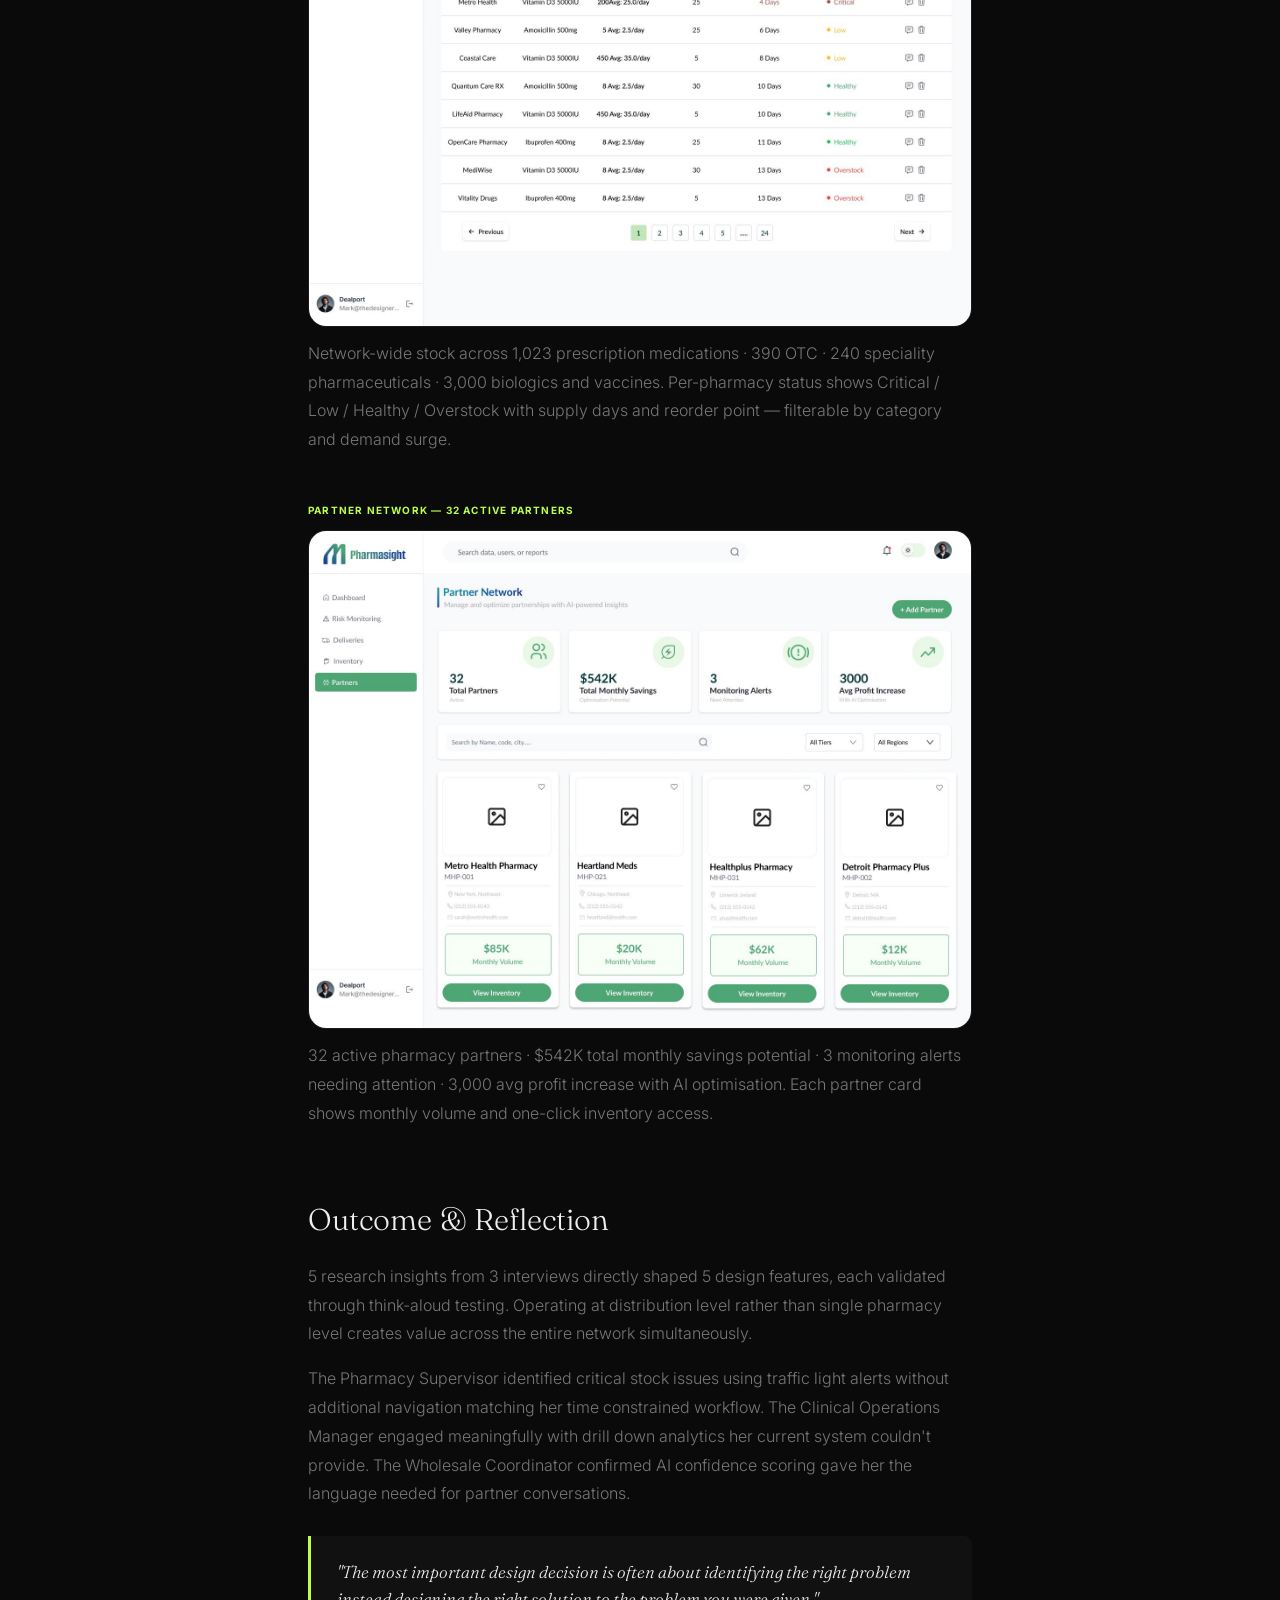
<file: case-study-pharmasight.html>
<!DOCTYPE html>
<html lang="en">
<head>
  <meta charset="UTF-8" />
  <meta name="viewport" content="width=device-width, initial-scale=1.0" />
  <title>Pharmasight · Srushti Dhobley</title>
  <link rel="preconnect" href="https://fonts.googleapis.com" />
  <link rel="preconnect" href="https://fonts.gstatic.com" crossorigin />
  <link href="https://fonts.googleapis.com/css2?family=Inter:wght@300;400;500;600&family=Fraunces:ital,opsz,wght@0,9..144,300;0,9..144,400;1,9..144,300;1,9..144,400&display=swap" rel="stylesheet" />
  <link rel="stylesheet" href="style.css" />
  <style>
    .img-full{width:100%;border-radius:var(--radius-lg);border:1px solid var(--border);display:block;margin:28px 0;object-fit:cover}
    .img-caption{font-size:15px;color:var(--text-faint);text-align:center;margin-top:-18px;margin-bottom:28px;font-style:italic;line-height:1.5}
    .img-grid-2{display:grid;grid-template-columns:1fr 1fr;gap:12px;margin:28px 0}
    .img-grid-2 img{width:100%;border-radius:var(--radius);border:1px solid var(--border);display:block;object-fit:cover}
    .img-grid-3{display:grid;grid-template-columns:1fr 1fr 1fr;gap:10px;margin:28px 0}
    .img-grid-3 img{width:100%;border-radius:var(--radius);border:1px solid var(--border);display:block;object-fit:cover;height:200px}
    .screen-label{font-size:10px;font-weight:600;letter-spacing:0.1em;text-transform:uppercase;color:var(--text-dim);text-align:center;margin-top:6px;margin-bottom:16px}
    .insight-grid{display:grid;grid-template-columns:1fr 1fr;gap:12px;margin:24px 0}
    .insight-card{background:var(--bg2);border:1px solid var(--border);border-radius:var(--radius);padding:18px 20px}
    .insight-num{font-family:var(--ff-display);font-size:30px;font-weight:300;color:var(--accent);line-height:1;margin-bottom:8px}
    .insight-lbl{font-size:13px;color:var(--text-dim);font-weight:300;line-height:1.5}
    /* ── PERSONAS — horizontal card layout ── */
    .persona-stack { display:flex; flex-direction:column; gap:2px; margin:28px 0; }
    .persona-h { display:grid; grid-template-columns:220px 1fr 1fr; gap:0; border-radius:var(--radius-lg); overflow:hidden; border:1px solid var(--border); }
    .persona-id { background:var(--bg3); padding:32px 28px; display:flex; flex-direction:column; justify-content:space-between; border-right:1px solid var(--border); }
    .persona-badge { font-size:9px; font-weight:700; letter-spacing:0.14em; text-transform:uppercase; color:var(--accent); margin-bottom:12px; }
    .persona-avatar-ring { width:52px; height:52px; border-radius:50%; display:flex; align-items:center; justify-content:center; font-size:24px; margin-bottom:16px; border:1px solid var(--border); background:var(--bg2); }
    .persona-nm { font-size:18px; font-weight:500; color:var(--text); line-height:1.2; margin-bottom:4px; }
    .persona-role-txt { font-size:12px; color:var(--text-dim); line-height:1.5; }
    .persona-col { padding:28px 24px; border-right:1px solid var(--border); }
    .persona-col:last-child { border-right:none; }
    .persona-col-title { font-size:10px; font-weight:700; letter-spacing:0.12em; text-transform:uppercase; color:var(--text-faint); margin-bottom:14px; }
    .persona-col ul { list-style:none; padding:0; display:flex; flex-direction:column; gap:10px; }
    .persona-col li { font-size:13px; color:var(--text-dim); line-height:1.55; padding-left:14px; position:relative; }
    .persona-col li::before { content:''; position:absolute; left:0; top:9px; width:5px; height:5px; border-radius:50%; background:var(--border); }
    .persona-quote-strip { padding:16px 28px; background:var(--bg2); border-top:1px solid var(--border); grid-column:1/-1; display:flex; align-items:center; gap:16px; }
    .persona-quote-strip p { font-family:var(--ff-display); font-size:15px; font-style:italic; color:var(--text); line-height:1.5; }
    .persona-quote-strip .qs { font-size:11px; color:var(--text-dim); flex-shrink:0; font-weight:500; }

    /* ── USER FLOW — scene-by-scene narrative ── */
    .flow-scene-wrap { margin:28px 0; display:flex; flex-direction:column; gap:0; }
    .flow-scene { display:grid; grid-template-columns:52px 1fr; gap:0; position:relative; }
    .flow-scene::before { content:''; position:absolute; left:25px; top:44px; bottom:-1px; width:1px; background:var(--border); z-index:0; }
    .flow-scene:last-child::before { display:none; }
    .flow-scene-left { display:flex; flex-direction:column; align-items:center; padding-top:20px; position:relative; z-index:1; }
    .flow-dot { width:10px; height:10px; border-radius:50%; background:var(--border); border:2px solid var(--bg); flex-shrink:0; }
    .flow-dot--active { background:var(--accent); border-color:var(--accent); }
    .flow-dot--decision { background:transparent; border:2px solid rgba(255,180,50,0.6); width:14px; height:14px; transform:rotate(45deg); border-radius:2px; }
    .flow-dot--done { background:rgba(74,144,226,0.7); border-color:rgba(74,144,226,0.7); }
    .flow-scene-body { padding:16px 0 32px 20px; }
    .flow-scene-tag { font-size:10px; font-weight:600; letter-spacing:0.1em; text-transform:uppercase; color:var(--text-faint); margin-bottom:6px; }
    .flow-scene-tag--trigger { color:var(--accent); }
    .flow-scene-tag--decision { color:rgba(255,180,50,0.9); }
    .flow-scene-tag--done { color:rgba(74,144,226,0.8); }
    .flow-scene-title { font-family:var(--ff-display); font-size:18px; font-weight:300; color:var(--text); line-height:1.3; margin-bottom:6px; }
    .flow-scene-note { font-size:13px; color:var(--text-dim); line-height:1.65; max-width:520px; }
    .flow-branches { display:grid; grid-template-columns:1fr 1fr; gap:10px; margin-top:14px; max-width:540px; }
    .flow-branch-pill { border-radius:var(--radius); padding:14px 16px; }
    .flow-branch-pill--yes { background:rgba(185,255,75,0.07); border:1px solid rgba(185,255,75,0.2); }
    .flow-branch-pill--no  { background:rgba(255,100,80,0.06); border:1px solid rgba(255,100,80,0.18); }
    .flow-branch-pill .bl  { font-size:10px; font-weight:700; letter-spacing:0.1em; text-transform:uppercase; margin-bottom:5px; }
    .flow-branch-pill--yes .bl { color:var(--accent); }
    .flow-branch-pill--no .bl  { color:#f87171; }
    .flow-branch-pill p { font-size:12px; color:var(--text-dim); line-height:1.5; }

    /* ── STEP PROGRESS STRIP ── */
    .step-strip { display:flex; align-items:center; gap:0; margin:24px 0 32px; }
    .step-pill { font-size:11px; font-weight:600; letter-spacing:0.08em; padding:6px 16px; border-radius:100px; border:1px solid var(--border); color:var(--text-dim); flex-shrink:0; }
    .step-pill--active { background:var(--accent); color:#000; border-color:var(--accent); }
    .step-pill--done { background:rgba(185,255,75,0.1); color:var(--accent); border-color:rgba(185,255,75,0.3); }
    .step-connector { flex:1; height:1px; background:var(--border); margin:0 8px; }

    /* ── FULL-WIDTH SCREEN BLOCKS ── */
    .screen-block { margin-bottom:48px; }
    .screen-tag { font-size:10px; font-weight:700; letter-spacing:0.12em; text-transform:uppercase; color:var(--accent); margin-bottom:12px; }
    .screen-link { display:block; position:relative; border-radius:var(--radius-lg); overflow:hidden; border:1px solid var(--border); cursor:pointer; text-decoration:none; }
    .screen-link:hover .screen-zoom { opacity:1; }
    .screen-link:hover .screen-img { filter:brightness(0.88); }
    .screen-img { width:100%; display:block; transition:filter 0.2s; }
    .screen-zoom { position:absolute; bottom:16px; right:16px; background:rgba(0,0,0,0.75); color:#fff; font-size:12px; font-weight:500; padding:6px 14px; border-radius:100px; opacity:0; transition:opacity 0.2s; backdrop-filter:blur(8px); letter-spacing:0.04em; }
    .screen-desc { font-size:15px; color:var(--text-dim); margin-top:12px; line-height:1.65; }

    @media(max-width:800px){
      .persona-h{grid-template-columns:1fr}
      .persona-id,.persona-col{border-right:none;border-bottom:1px solid var(--border)}
      .persona-quote-strip{grid-column:1}
      .img-grid-2{grid-template-columns:1fr}
      .img-grid-3{grid-template-columns:1fr}
      .flow-branches{grid-template-columns:1fr}
    }
  </style>
</head>
<body>
  <nav class="nav" id="nav">
    <a href="index.html" class="nav-logo"><img src="logo.jpg" alt="Srushti Logo" style="height:40px;width:auto;display:block;" /></a>
    <div class="nav-links">
      <a href="projects.html">Projects</a>
      <a href="about.html">About Me</a>
      <a href="index.html#contact">Let's Connect</a>
      <a href="Srushti_Dhobley_Resume.pdf" class="nav-cta" download>Download CV</a>
    </div>
    <button class="nav-burger" id="burger" aria-label="menu"><span></span><span></span></button>
  </nav>
  <div class="nav-mobile" id="navMobile">
    <a href="projects.html">Projects</a>
    <a href="about.html">About Me</a>
    <a href="index.html#contact">Let's Connect</a>
    <a href="Srushti_Dhobley_Resume.pdf" download>Download CV</a>
  </div>

  <div class="case-hero">
    <a href="projects.html" style="font-size:13px;color:var(--text-dim);display:inline-flex;align-items:center;gap:6px;margin-bottom:32px;">← Back to projects</a>
    <div class="project-tags">
      <span class="tag">Healthcare UX</span><span class="tag">UI Design</span>
      <span class="tag">User Research</span><span class="tag">BI Platform</span>
    </div>
    <h1>Pharmasight — Replacing Guesswork in Pharmacy Supply Chains with a Collaborative BI Platform </h1>
    <div class="case-meta-grid">
      <div class="case-meta-item"><span class="case-meta-label">My Role</span><span class="case-meta-value"> UX/UI and Research</span></div>
      <div class="case-meta-item"><span class="case-meta-label">Duration</span><span class="case-meta-value">2 weeks</span></div>
      <div class="case-meta-item"><span class="case-meta-label">Tools</span><span class="case-meta-value">Figma · FigJam · Maze</span></div>
      
    </div>
  </div>

  <div style="max-width:1000px;margin:0 auto;padding:0 48px 60px;">
    <img src="pharma-cover.jpg" alt="Pharmasight — Collaborative Business Intelligence Platform" class="img-full" style="height:420px;object-fit:cover;object-position:center;" />
  </div>

  <div class="case-body">

    <div class="case-section">
      <h2>The Problem</h2>
      <p>Pharmacies across Ireland and the UK operate on fragmented, manually maintained stock records. Transaction data is logged meticulously but used exclusively for billing, never for forward planning. The result is chronic dual failure: overstocking of slow moving medicines that expire on shelves and stockouts of critical medications patients depend on daily.</p>
      <p>The brief was to design a business intelligence platform that could transform existing transaction data into actionable forecasting insight, shared simultaneously across wholesale distributors, pharmacy supervisors and clinical operations managers.</p>
    </div>

    <div class="case-section">
      <h2>Research & System Mapping</h2>
      <p>Before designing any screens, I mapped the full system stakeholders, data sources, core problems and feature opportunities to understand where design could create the most leverage.</p>
      <a href="pharma-mindmap.jpg" target="_blank" class="screen-link" title="Click to open full size" style="display:block;">
          <img src="pharma-mindmap.jpg" alt="Business intelligence system mind map showing stakeholders, database, core problems, features, challenges and opportunities" class="img-full" />
          <div class="screen-zoom">↗ Open full size</div>
        </a>
      <p class="img-caption">System mind map — mapping stakeholders (wholesalers, pharmacists, manufacturers, patients), core problems (stockouts, fragmented systems, manual workload), and opportunities (AI forecasting, network-wide views, dynamic delivery scheduling).</p>
      <div class="insight-grid">
        <div class="insight-card"><div class="insight-num">5</div><div class="insight-lbl">Core problems identified — stockouts, overstock, fragmented systems, manual workload, limited network visibility</div></div>
        <div class="insight-card"><div class="insight-num">4</div><div class="insight-lbl">Key feature areas defined — executive dashboard, pharmacy profiles, alert centre, AI recommendation panels</div></div>
        <div class="insight-card"><div class="insight-num">3</div><div class="insight-lbl">Stakeholder interviews across the supply chain — pharmacy supervisor, clinical ops manager, wholesale coordinator</div></div>
        <div class="insight-card"><div class="insight-num">5</div><div class="insight-lbl">Research insights that directly shaped 5 design features, each validated through think-aloud testing</div></div>
      </div>
    </div>

    <div class="case-section">
      <h2>The Strategic Pivot</h2>
      <div class="case-callout">"Through user research, I identified that optimising a single pharmacy shelf addressed only a fraction of the problem. The real opportunity was at distribution level — serving multiple pharmacies simultaneously and reducing waste at scale."</div>
      <p>This reframe was the most significant design decision of the project. The original brief pointed toward a single pharmacy stock management tool. Three stakeholder interviews revealed that supply chain pressure originated upstream. Designing for one shelf meant designing for one symptom. Designing for the distribution layer meant addressing the systemic cause.</p>
    </div>

    <div class="case-section">
      <h2>User Personas</h2>
      <p>Three distinct users interact with Pharmasight. Each has fundamentally different goals, constraints, and mental models — requiring separate interface layers within the same platform.</p>
      <div class="persona-stack">

        <!-- Persona 1 -->
        <div style="border-radius:var(--radius-lg);overflow:hidden;border:1px solid var(--border);margin-bottom:12px;">
          <div class="persona-h" style="border:none;border-radius:0;">
            <div class="persona-id">
              <div>
                <div class="persona-badge">Persona 01 · Pharmacy</div>
                <div class="persona-avatar-ring">💊</div>
                <div class="persona-nm">Sarah O'Brien</div>
                <div class="persona-role-txt">Pharmacy Supervisor<br/>Detroit Pharmacy Plus<br/>12 years experience</div>
              </div>
            </div>
            <div class="persona-col">
              <div class="persona-col-title">What she's trying to do</div>
              <ul>
                <li>Catch critical stockouts before they affect patients</li>
                <li>Stop spending 2+ hours a day on manual reconciliation</li>
                <li>See alerts that tell her what to do, not just what's wrong</li>
              </ul>
            </div>
            <div class="persona-col">
              <div class="persona-col-title">Where things break down</div>
              <ul>
                <li>Her current system shows what's already gone — never what's about to run out</li>
                <li>Too many low-signal alerts mean the urgent ones get buried</li>
                <li>Any spare moment during peak hours is a moment she doesn't have</li>
              </ul>
            </div>
          </div>
          <div class="persona-quote-strip">
            <span class="qs">Her words →</span>
            <p>"I need to know we're about to run out of insulin before it becomes a crisis. Not after."</p>
          </div>
        </div>

        <!-- Persona 2 -->
        <div style="border-radius:var(--radius-lg);overflow:hidden;border:1px solid var(--border);margin-bottom:12px;">
          <div class="persona-h" style="border:none;border-radius:0;">
            <div class="persona-id">
              <div>
                <div class="persona-badge">Persona 02 · Operations</div>
                <div class="persona-avatar-ring">📋</div>
                <div class="persona-nm">Dr. Mark Connelly</div>
                <div class="persona-role-txt">Clinical Operations Manager<br/>Regional Health Network<br/>8 years experience</div>
              </div>
            </div>
            <div class="persona-col">
              <div class="persona-col-title">What he's trying to do</div>
              <ul>
                <li>Order medicines that match what the local community actually needs</li>
                <li>Spot pharmacies in trouble before they call him in a panic</li>
                <li>Produce board reports without manually pulling data from six places</li>
              </ul>
            </div>
            <div class="persona-col">
              <div class="persona-col-title">Where things break down</div>
              <ul>
                <li>No network visibility — he's calling each pharmacy individually to understand what's happening</li>
                <li>When AI makes a suggestion, he can't justify it to anyone without understanding why</li>
                <li>He's accountable to a board but the data lives in silos he can't connect</li>
              </ul>
            </div>
          </div>
          <div class="persona-quote-strip">
            <span class="qs">His words →</span>
            <p>"My system tells me what happened last month. I need something that tells me what's going to happen next week."</p>
          </div>
        </div>

        <!-- Persona 3 -->
        <div style="border-radius:var(--radius-lg);overflow:hidden;border:1px solid var(--border);">
          <div class="persona-h" style="border:none;border-radius:0;">
            <div class="persona-id">
              <div>
                <div class="persona-badge">Persona 03 · Wholesale</div>
                <div class="persona-avatar-ring">🚚</div>
                <div class="persona-nm">James Walsh</div>
                <div class="persona-role-txt">Wholesale Coordinator<br/>Dealport Distribution<br/>6 years experience</div>
              </div>
            </div>
            <div class="persona-col">
              <div class="persona-col-title">What he's trying to do</div>
              <ul>
                <li>Back up his delivery decisions with data his pharmacy partners will actually trust</li>
                <li>Plan routes across 32 partners without running into emergencies mid-week</li>
                <li>Use AI recommendations — but only the ones he can stand behind</li>
              </ul>
            </div>
            <div class="persona-col">
              <div class="persona-col-title">Where things break down</div>
              <ul>
                <li>He's calculating delivery quantities manually — spreadsheets, gut feel, phone calls</li>
                <li>Pharmacies push back on his decisions when there's no data to show them</li>
                <li>AI suggestions arrive without any reasoning — he can't act on what he can't explain</li>
              </ul>
            </div>
          </div>
          <div class="persona-quote-strip">
            <span class="qs">His words →</span>
            <p>"If I can't explain why I'm recommending this delivery quantity, the pharmacy won't accept it. And they'd be right not to."</p>
          </div>
        </div>

      </div>
    </div>

    <div class="case-section">
      <h2>User Flow — James Schedules an AI-Recommended Delivery</h2>
      <p style="font-size:14px;color:var(--text-dim);margin-bottom:28px;font-style:italic;">James (wholesale coordinator) starts his morning the same way he always does — checking what needs attention.</p>

      <div class="flow-scene-wrap">

        <div class="flow-scene">
          <div class="flow-scene-left"><div class="flow-dot flow-dot--active"></div></div>
          <div class="flow-scene-body">
            <div class="flow-scene-tag flow-scene-tag--trigger">Starting point</div>
            <div class="flow-scene-title">He logs in and sees the network at a glance</div>
            <div class="flow-scene-note">$1.35M monthly volume, 32 partners, 12 active alerts. The demand trend chart shows this week tracking slightly above the AI prediction. Nothing unusual — except one flag in the alert count that wasn't there yesterday.</div>
          </div>
        </div>

        <div class="flow-scene">
          <div class="flow-scene-left"><div class="flow-dot"></div></div>
          <div class="flow-scene-body">
            <div class="flow-scene-tag">The problem surfaces</div>
            <div class="flow-scene-title">Detroit Pharmacy Plus is marked High Risk</div>
            <div class="flow-scene-note">420 units sold per day. Only 3,000 left. That's 5 days before they run out. Last delivery was 23rd November. The system has already done the maths — and it's not good. An AI suggestion sits below the alert: there's a potential $25,900 monthly profit improvement on the table if he acts now.</div>
          </div>
        </div>

        <div class="flow-scene">
          <div class="flow-scene-left"><div class="flow-dot"></div></div>
          <div class="flow-scene-body">
            <div class="flow-scene-tag">Understanding the reasoning</div>
            <div class="flow-scene-title">He opens View Details before he does anything</div>
            <div class="flow-scene-note">This is the moment that matters. Budget Overview: current spend $134K vs AI-recommended $139K — with a projected profit lift of $15,340 monthly. He switches to Profit Comparison. Every product, line by line: current price, AI price, current quantity, AI quantity, profit impact. He can see exactly why the system is suggesting what it's suggesting.</div>
          </div>
        </div>

        <div class="flow-scene">
          <div class="flow-scene-left"><div class="flow-dot flow-dot--decision"></div></div>
          <div class="flow-scene-body">
            <div class="flow-scene-tag flow-scene-tag--decision">Decision point</div>
            <div class="flow-scene-title">Accept the recommendation, or adjust it first?</div>
            <div class="flow-branches">
              <div class="flow-branch-pill flow-branch-pill--yes">
                <div class="bl">He accepts as-is</div>
                <p>Clicks Schedule Delivery. AI quantities carry over automatically. No re-entry, no second-guessing.</p>
              </div>
              <div class="flow-branch-pill flow-branch-pill--no">
                <div class="bl">He adjusts first</div>
                <p>Edits a quantity. The confidence score and profit impact update in real time — he can see the trade-off of every change before committing.</p>
              </div>
            </div>
          </div>
        </div>

        <div class="flow-scene">
          <div class="flow-scene-left"><div class="flow-dot"></div></div>
          <div class="flow-scene-body">
            <div class="flow-scene-tag">Step 1 of 3</div>
            <div class="flow-scene-title">He adds the products</div>
            <div class="flow-scene-note">Insulin Glargine, 200 units at $15 each. Subtotal: $1,500. Clean form — search, select, quantity, total. One product, one screen.</div>
          </div>
        </div>

        <div class="flow-scene">
          <div class="flow-scene-left"><div class="flow-dot"></div></div>
          <div class="flow-scene-body">
            <div class="flow-scene-tag">Step 2 of 3</div>
            <div class="flow-scene-title">He locks in the date, time, and driver</div>
            <div class="flow-scene-note">12 December, 9:00 AM, Priority: Urgent. Emily Chen gets the job — Truck @509. The system surfaces the route: 127 miles, 2 hours 15 minutes. He didn't need to look that up.</div>
          </div>
        </div>

        <div class="flow-scene">
          <div class="flow-scene-left"><div class="flow-dot"></div></div>
          <div class="flow-scene-body">
            <div class="flow-scene-tag">Step 3 of 3</div>
            <div class="flow-scene-title">One final look before he confirms</div>
            <div class="flow-scene-note">Destination, driver, time, products, total: $1,500. This is the screen he'd screenshot if a pharmacy partner questioned the decision — and it would answer every question they have.</div>
          </div>
        </div>

        <div class="flow-scene">
          <div class="flow-scene-left"><div class="flow-dot flow-dot--done"></div></div>
          <div class="flow-scene-body">
            <div class="flow-scene-tag flow-scene-tag--done">Done</div>
            <div class="flow-scene-title">Confirmed. He's back to the network view in under 10 minutes</div>
            <div class="flow-scene-note">The delivery appears in tracking as Preparing. Detroit Pharmacy Plus is no longer a flag he's thinking about — it's a job in progress. The dashboard updates. He moves on.</div>
          </div>
        </div>

      </div>
    </div>

    <div class="case-section">
      <h2>Network Intelligence Dashboard</h2>
      <p>The dashboard gives the wholesale coordinator real-time network overview like monthly volume, active partners, critical alerts and pending deliveries. Network demand trends chart actual vs AI-predicted demand. Regional distribution map shows pharmacy health status by location.</p>
      <a href="pharma-dashboard.jpg" target="_blank" class="screen-link" title="Click to open full size" style="display:block;">
          <img src="pharma-dashboard.jpg" alt="Pharmasight Network Intelligence Dashboard showing demand trends, regional map, partner performance and demand by category" class="img-full" />
          <div class="screen-zoom">↗ Open full size</div>
        </a>
      <p class="img-caption">Network Intelligence Dashboard — $1.35M monthly volume across 32 active partners, 12 active alerts (0 critical), 10 AI-pending deliveries. Network demand trend (actual vs AI-predicted vs optimal), regional distribution map (green/at-risk/critical), top performing partners, demand by category.</p>
    </div>

    <div class="case-section">
      <h2>Monitoring Alerts — Traffic Light Risk System</h2>
      <p>The pharmacy supervisor's primary view. Critical information surfaces at a glance — no extra clicks needed. AI Optimisation Suggestions appear inline with each pharmacy card, making every recommendation immediately actionable with full profit impact shown.</p>
      <a href="pharma-monitoring.jpg" target="_blank" class="screen-link" title="Click to open full size" style="display:block;">
          <img src="pharma-monitoring.jpg" alt="Risk Monitoring screen showing Detroit Pharmacy Plus High Risk and Healthplus Pharmacy Low Risk with AI suggestions" class="img-full" />
          <div class="screen-zoom">↗ Open full size</div>
        </a>
      <p class="img-caption">Risk Monitoring — 7 stockout risks · 2 overstock risks · 12 expiry warnings at top level. Detroit Pharmacy Plus (High Risk): 3,000 units, 420 daily sales, 5 days to stockout, AI suggests +$25,900 profit. Healthplus Pharmacy (Low Risk): 1,260 units, 232 daily sales, 12 days remaining, AI suggests +$14,000.</p>
    </div>

    <div class="case-section">
      <h2>AI Transparency — Budget Overview & Profit Comparison</h2>
      <div class="case-callout">"Showing imperfect reasoning built more trust than hiding it."</div>
      <div class="screen-block">
        <div class="screen-tag">Budget Overview — Current vs AI-Recommended</div>
        <a href="pharma-budget.jpg" target="_blank" class="screen-link" title="Click to open full size">
          <img src="pharma-budget.jpg" alt="Budget Overview — current $134,000 vs AI optimised $139,090, monthly profit improvement $15,340, 145% ROI, $208,080 annual saving" class="screen-img" />
          <div class="screen-zoom">↗ Open full size</div>
        </a>
        <p class="screen-desc">Current monthly budget $134,000 · AI optimised recommendation $139,090 · +$15,340 monthly profit improvement · 145% ROI · $208,080 annual saving potential. Revenue and profit projection with full monthly spending breakdown by product.</p>
      </div>

      <div class="screen-block">
        <div class="screen-tag">Profit Comparison — AI Price vs Current per Product</div>
        <a href="pharma-profit.jpg" target="_blank" class="screen-link" title="Click to open full size">
          <img src="pharma-profit.jpg" alt="Profit Comparison table showing AI price vs current price and AI quantity vs current quantity with profit impact percentage per product" class="screen-img" />
          <div class="screen-zoom">↗ Open full size</div>
        </a>
        <p class="screen-desc">Per-product view: current price vs AI price, current quantity vs AI-recommended quantity, and profit impact % per line. Every recommendation is auditable — James can show this table to any pharmacy partner to justify the suggested order.</p>
      </div>
    </div>

    <div class="case-section">
      <h2>AI Delivery Recommendations</h2>
      <p>Pending deliveries show AI confidence scores alongside plain-language reasoning. Detroit Pharmacy Plus (90% confidence): routine 14-day replenishment recommendation. Healthplus Pharmacy (81%): critical insulin shortage — 3 days supply remaining, high-priority delivery flagged to prevent patient care disruption.</p>
      <a href="pharma-deliveries.jpg" target="_blank" class="screen-link" title="Click to open full size" style="display:block;">
          <img src="pharma-deliveries.jpg" alt="AI Delivery Recommendations screen with weekly schedule, active deliveries, and pending AI requests with confidence scores" class="img-full" />
          <div class="screen-zoom">↗ Open full size</div>
        </a>
      <p class="img-caption">AI Delivery Recommendations — weekly schedule view, active tracking (Detroit 55% in transit, New York 25% preparing), all pending requests with AI confidence scores (81%–90%) and plain-language reasoning for each — designed so every recommendation can be explained to a pharmacy partner.</p>
    </div>

    <div class="case-section">
      <h2>Schedule Delivery — 3-Step Progressive Flow</h2>
      <p>Each step is shown full-width below. Click any screen to open it at full size.</p>

      <div class="step-strip">
        <div class="step-pill step-pill--done">✓ Step 1</div>
        <div class="step-connector"></div>
        <div class="step-pill step-pill--done">✓ Step 2</div>
        <div class="step-connector"></div>
        <div class="step-pill step-pill--active">Step 3</div>
      </div>

      <div class="screen-block">
        <div class="screen-tag">Step 1 · Add Items</div>
        <a href="pharma-schedule-add.jpg" target="_blank" class="screen-link" title="Open full size">
          <img src="pharma-schedule-add.jpg" alt="Schedule Delivery Step 1 — Add Items: search products, select Insulin Glargine 200 units $1,500" class="screen-img" />
          <div class="screen-zoom">↗ Open full size</div>
        </a>
        <p class="screen-desc">Search and add products. Insulin Glargine selected — 200 units at $15 each, subtotal $1,500. Total order value confirmed before proceeding.</p>
      </div>

      <div class="screen-block">
        <div class="screen-tag">Step 2 · Schedule Details</div>
        <a href="pharma-schedule-details.jpg" target="_blank" class="screen-link" title="Open full size">
          <img src="pharma-schedule-details.jpg" alt="Schedule Delivery Step 2 — date 12/12/2025, time 9AM, priority Urgent, driver Emily Chen @509" class="screen-img" />
          <div class="screen-zoom">↗ Open full size</div>
        </a>
        <p class="screen-desc">Date 12/12/2025 · Time 9:00 AM · Priority: Urgent. Driver assigned: Emily Chen, Truck @509. Route auto-surfaced: 127 miles · 2 hours 15 minutes.</p>
      </div>

      <div class="screen-block">
        <div class="screen-tag">Step 3 · Review & Confirm</div>
        <a href="pharma-review.jpg" target="_blank" class="screen-link" title="Open full size">
          <img src="pharma-review.jpg" alt="Schedule Delivery Step 3 — full order review showing destination, schedule, driver, items and total $1,500" class="screen-img" />
          <div class="screen-zoom">↗ Open full size</div>
        </a>
        <p class="screen-desc">Full order summary — destination pharmacy (Detroit Pharmacy Plus · High Risk), driver, date, products, total $1,500. One final review before confirming a pharmaceutical delivery.</p>
      </div>
    </div>

    <div class="case-section">
      <h2>Inventory Management & Partner Network</h2>
      <div class="screen-block">
        <div class="screen-tag">Inventory Management — Network-wide Stock View</div>
        <a href="pharma-inventory.jpg" target="_blank" class="screen-link" title="Click to open full size">
          <img src="pharma-inventory.jpg" alt="Inventory Management — 1,023 prescription, 390 OTC, 240 speciality, 3,000 biologics with per-pharmacy status Critical/Low/Healthy/Overstock" class="screen-img" />
          <div class="screen-zoom">↗ Open full size</div>
        </a>
        <p class="screen-desc">Network-wide stock across 1,023 prescription medications · 390 OTC · 240 speciality pharmaceuticals · 3,000 biologics and vaccines. Per-pharmacy status shows Critical / Low / Healthy / Overstock with supply days and reorder point — filterable by category and demand surge.</p>
      </div>

      <div class="screen-block">
        <div class="screen-tag">Partner Network — 32 Active Partners</div>
        <a href="pharma-partners.jpg" target="_blank" class="screen-link" title="Click to open full size">
          <img src="pharma-partners.jpg" alt="Partner Network showing 32 active partners with $542K total monthly savings potential and per-partner monthly volume cards" class="screen-img" />
          <div class="screen-zoom">↗ Open full size</div>
        </a>
        <p class="screen-desc">32 active pharmacy partners · $542K total monthly savings potential · 3 monitoring alerts needing attention · 3,000 avg profit increase with AI optimisation. Each partner card shows monthly volume and one-click inventory access.</p>
      </div>
    </div>

    <div class="case-section">
      <h2>Outcome & Reflection</h2>
      <p>5 research insights from 3 interviews directly shaped 5 design features, each validated through think-aloud testing. Operating at distribution level rather than single pharmacy level creates value across the entire network simultaneously.</p>
      <p>The Pharmacy Supervisor identified critical stock issues using traffic light alerts without additional navigation matching her time constrained workflow. The Clinical Operations Manager engaged meaningfully with drill down analytics her current system couldn't provide. The Wholesale Coordinator confirmed AI confidence scoring gave her the language needed for partner conversations.</p>
      <div class="case-callout">"The most important design decision is often about identifying the right problem instead designing the right solution to the problem you were given."</div>
    </div>

    <div style="border-top:1px solid var(--border);padding-top:48px;display:flex;justify-content:space-between;align-items:center;">
      <a href="case-study-kaleidoscope.html" style="font-size:13px;color:var(--text-dim);">← Kaleidoscope</a>
      <a href="case-study-vortex.html" style="font-size:13px;color:var(--text-dim);">Next: Vortex →</a>
    </div>
  </div>

  <footer class="footer">
    <span>SRUSHTI DHOBLEY © 2026</span>
    <span>INTERACTION &amp; VISUAL DESIGNER</span>
  </footer>
  <script src="script.js"></script>
</body>
</html>
</file>
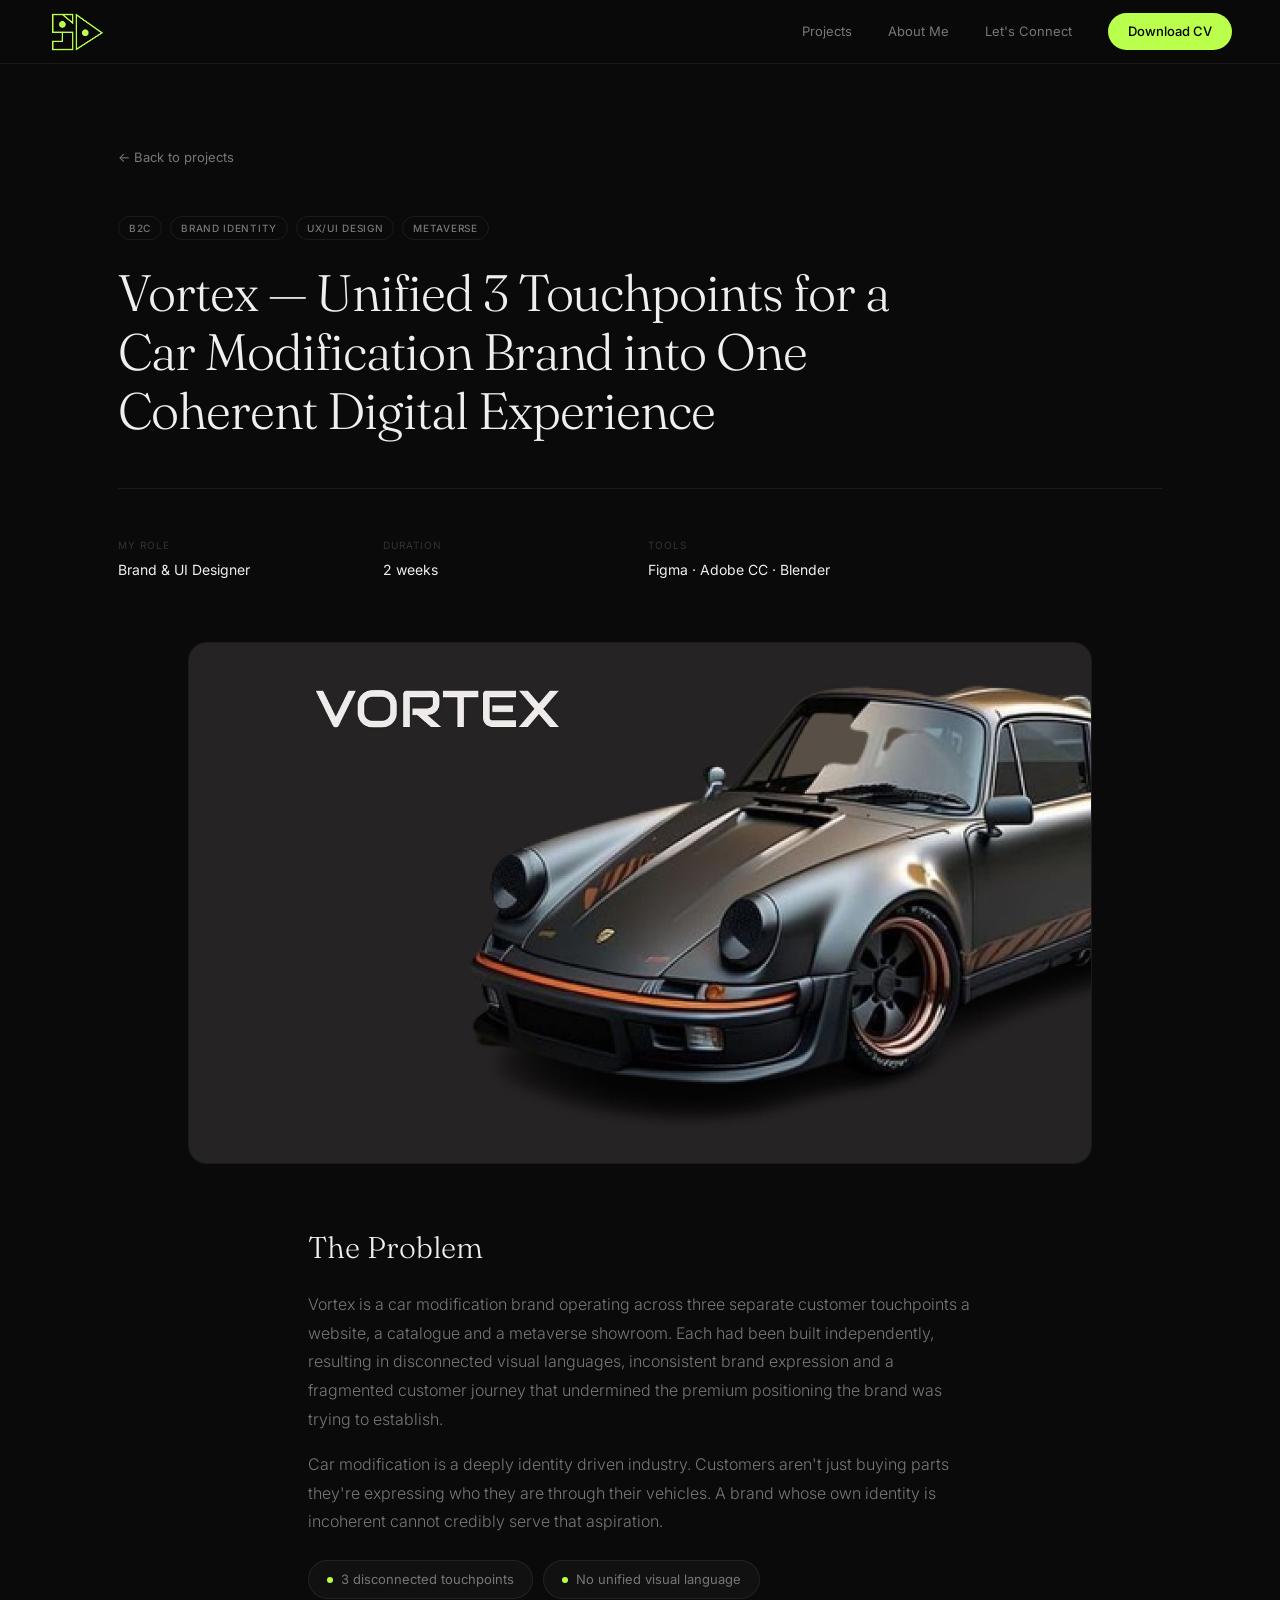
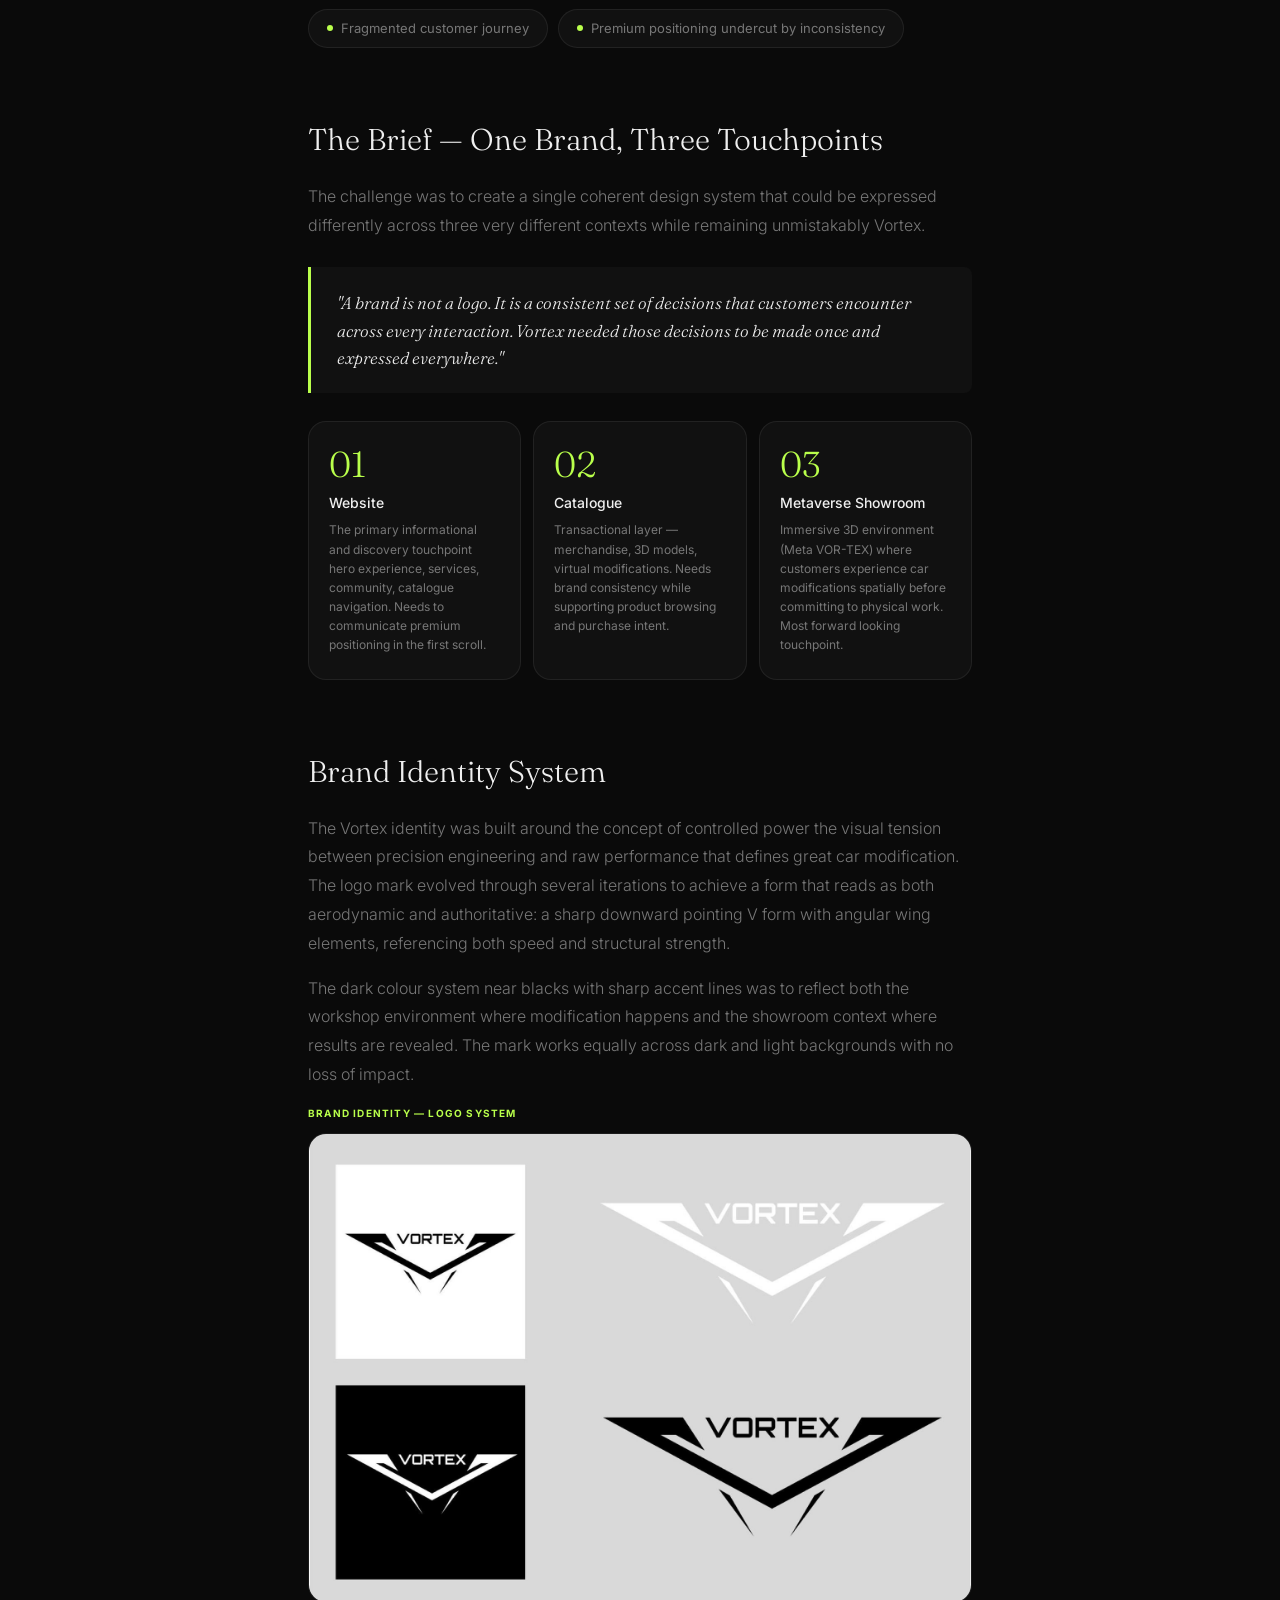
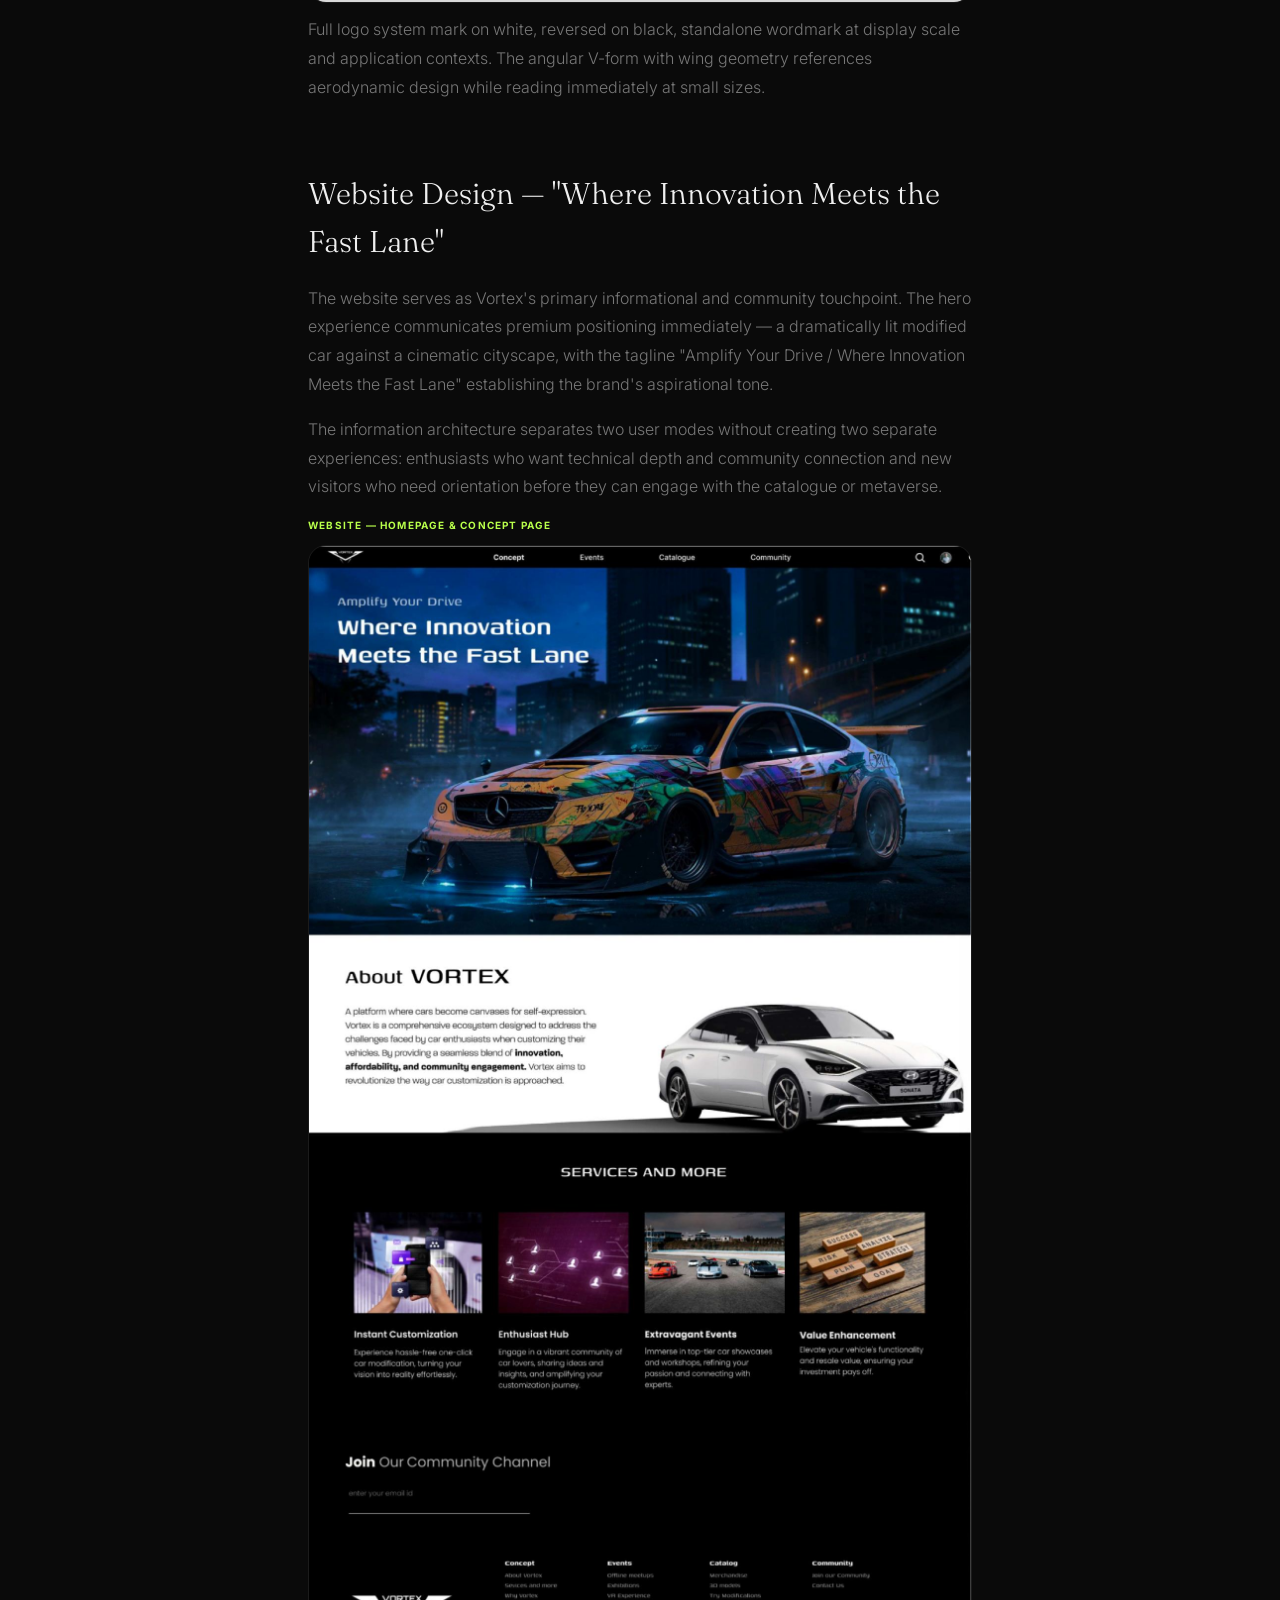
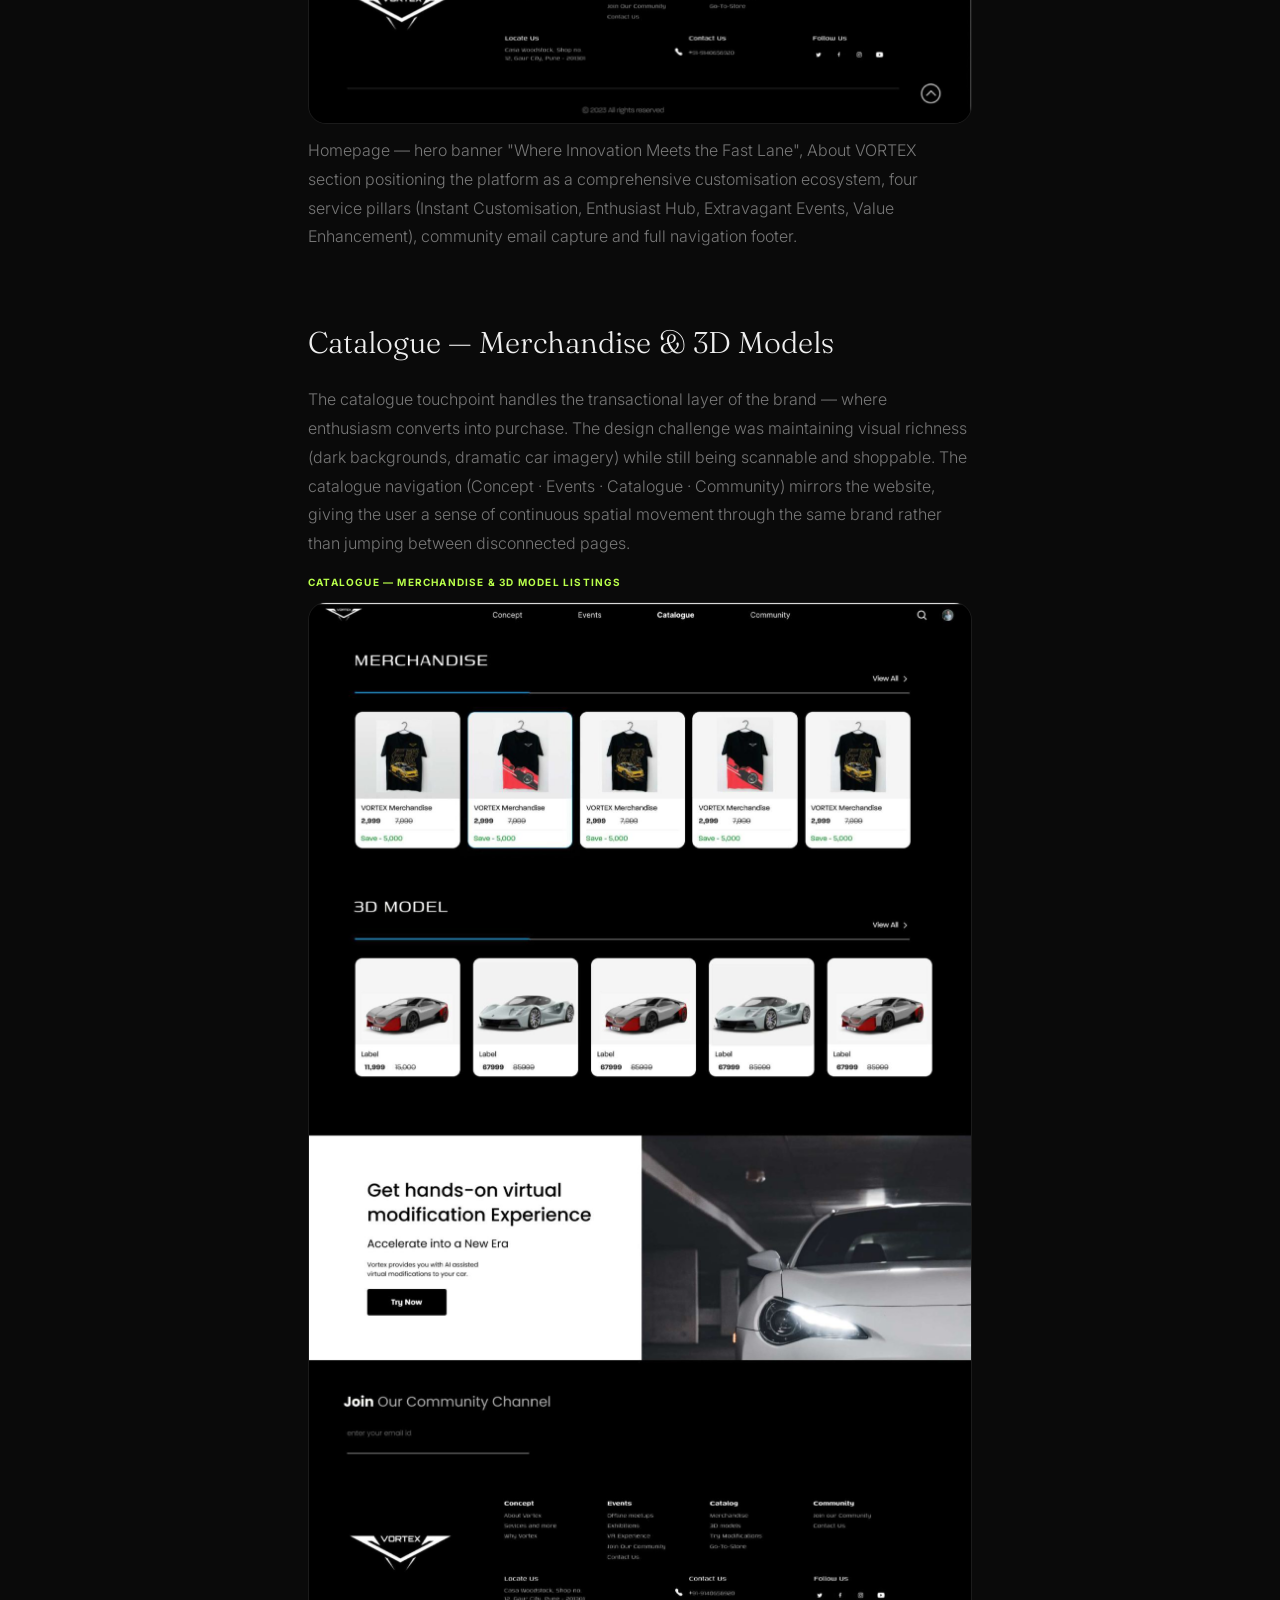
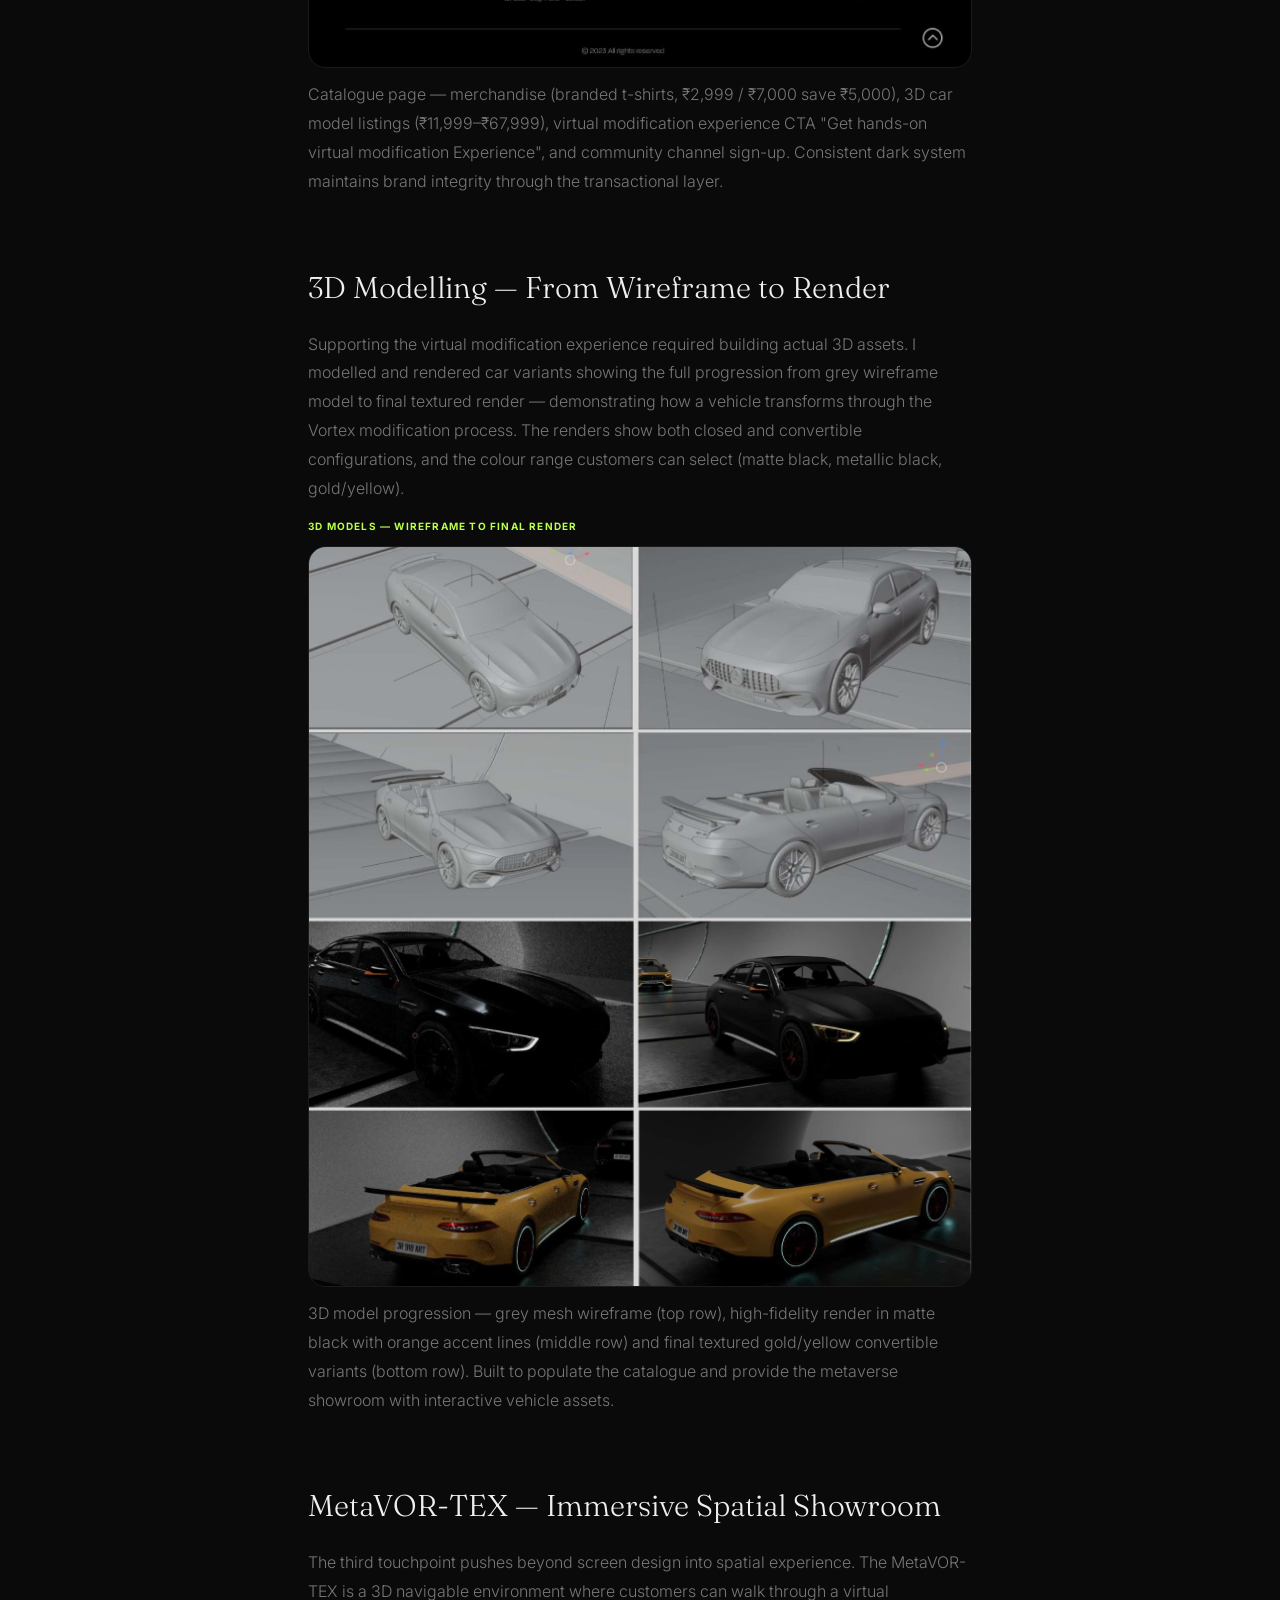
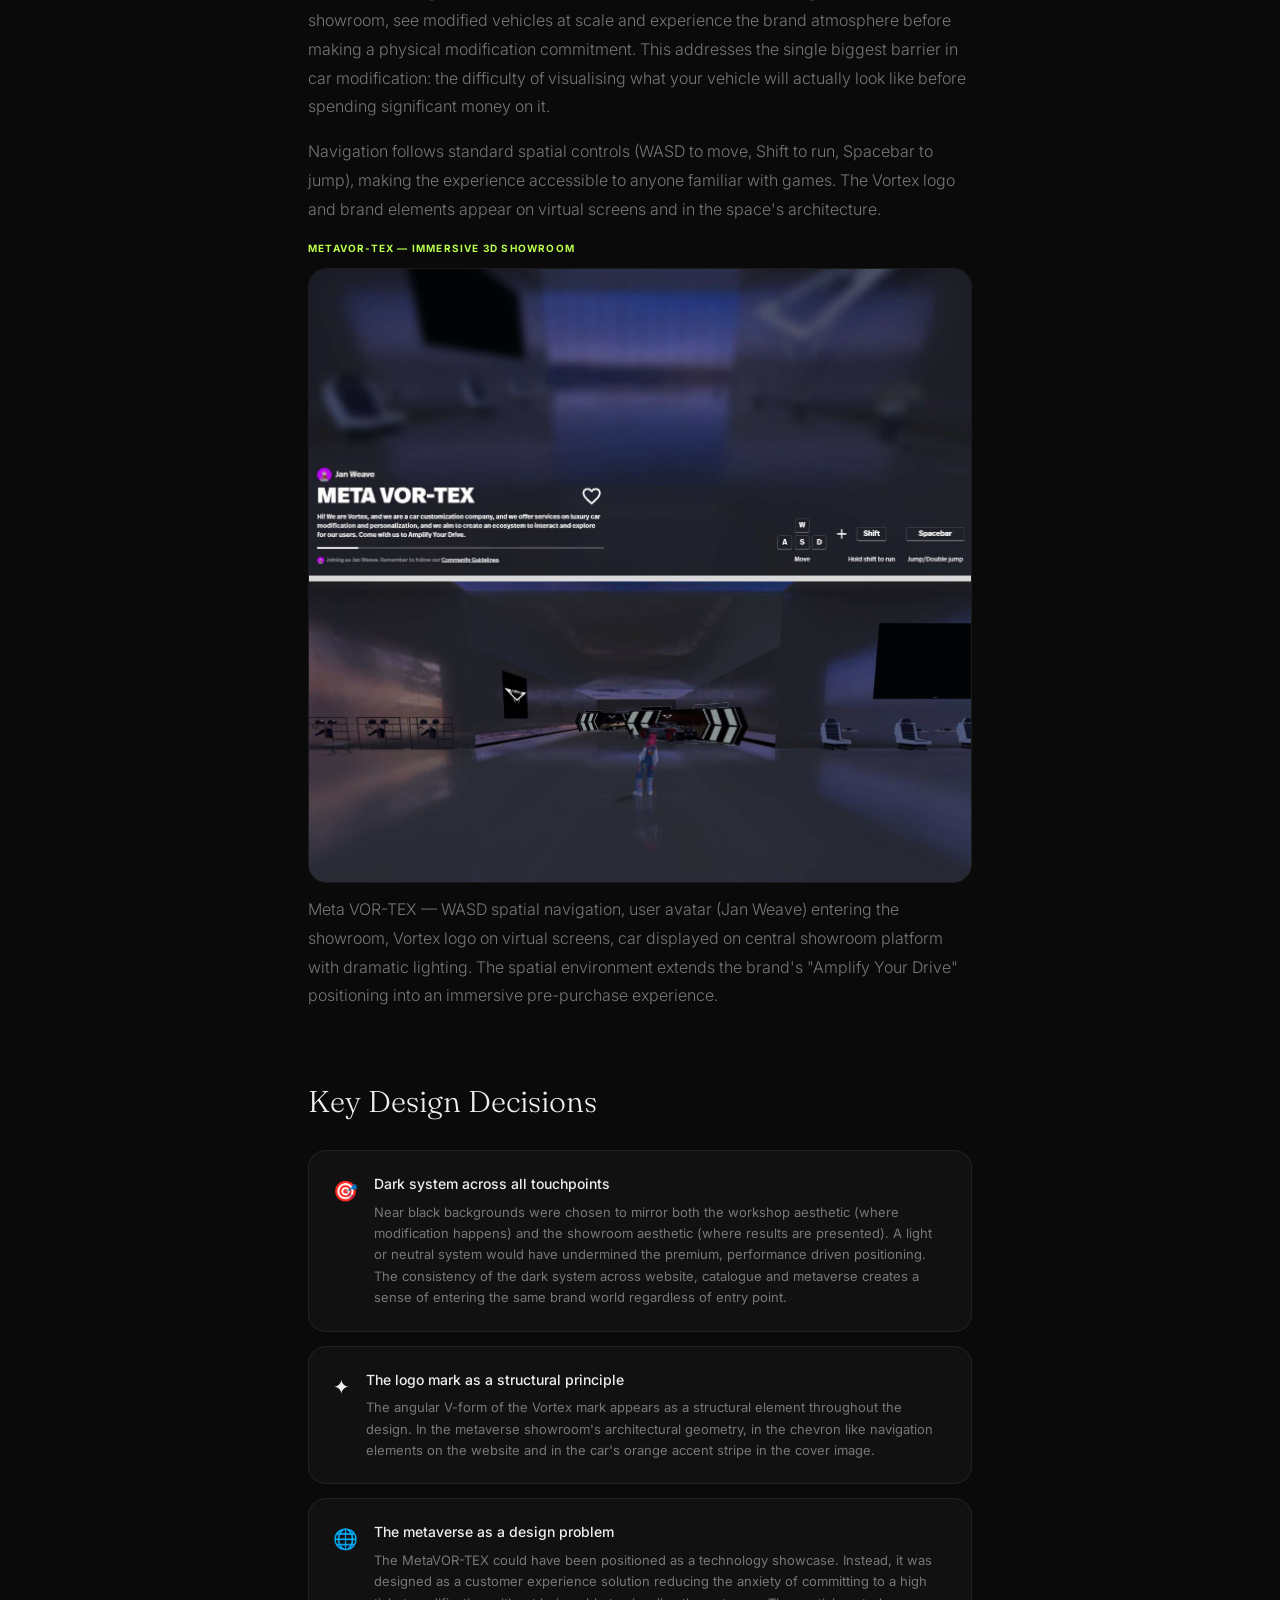
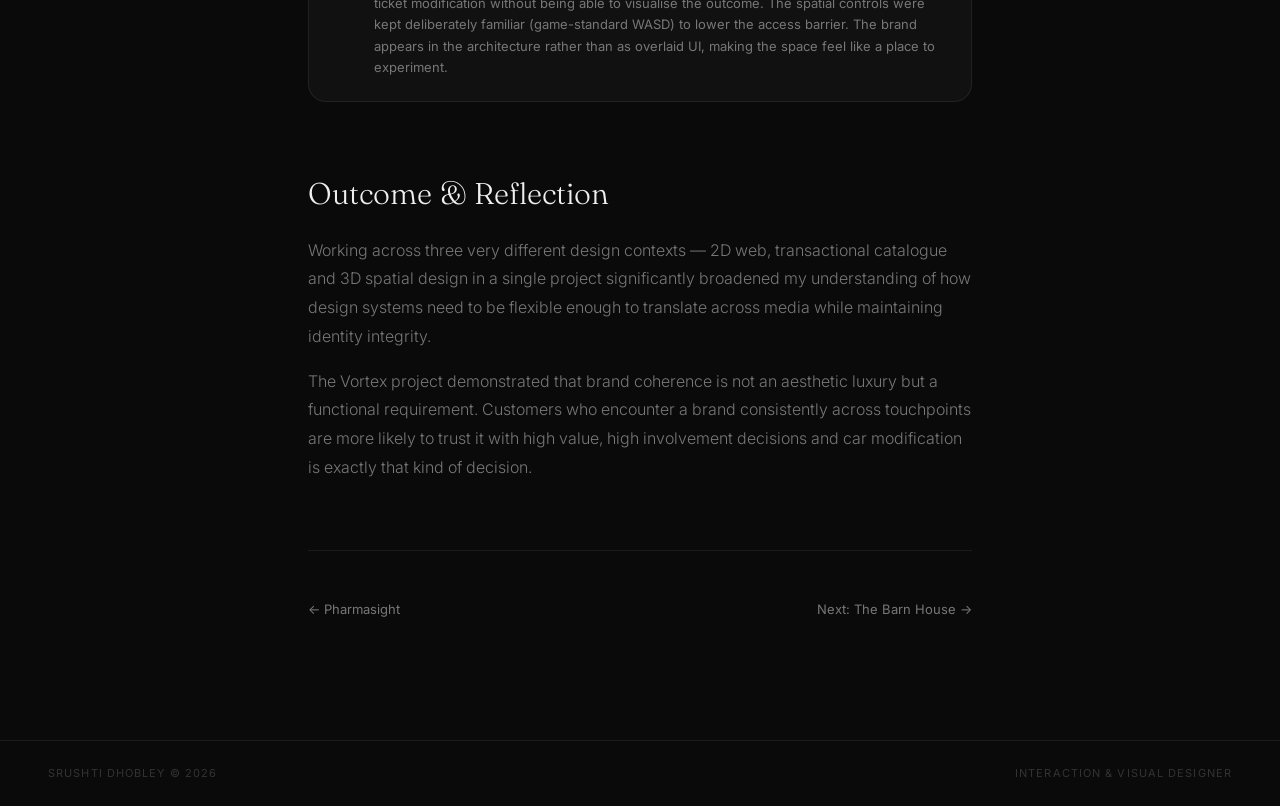
<file: case-study-vortex.html>
<!DOCTYPE html>
<html lang="en">
<head>
  <meta charset="UTF-8" />
  <meta name="viewport" content="width=device-width, initial-scale=1.0" />
  <title>Vortex · Srushti Dhobley</title>
  <meta name="description" content="Vortex — Brand identity and multi-touchpoint digital design for a car modification platform. Case study by Srushti Dhobley." />
  <link rel="preconnect" href="https://fonts.googleapis.com" />
  <link rel="preconnect" href="https://fonts.gstatic.com" crossorigin />
  <link href="https://fonts.googleapis.com/css2?family=Inter:wght@300;400;500;600&family=Fraunces:ital,opsz,wght@0,9..144,300;0,9..144,400;1,9..144,300;1,9..144,400&display=swap" rel="stylesheet" />
  <link rel="stylesheet" href="style.css" />
  <style>
    /* ── SCREEN BLOCKS (same as pharmasight) ── */
    .screen-block { margin-bottom: 52px; }
    .screen-tag { font-size:10px; font-weight:700; letter-spacing:0.12em; text-transform:uppercase; color:var(--accent); margin-bottom:12px; }
    .screen-link { display:block; position:relative; border-radius:var(--radius-lg); overflow:hidden; border:1px solid var(--border); cursor:pointer; text-decoration:none; }
    .screen-link:hover .screen-zoom { opacity:1; }
    .screen-link:hover .screen-img { filter:brightness(0.88); }
    .screen-img { width:100%; display:block; transition:filter 0.2s; }
    .screen-zoom { position:absolute; bottom:16px; right:16px; background:rgba(0,0,0,0.75); color:#fff; font-size:12px; font-weight:500; padding:6px 14px; border-radius:100px; opacity:0; transition:opacity 0.2s; backdrop-filter:blur(8px); letter-spacing:0.04em; }
    .screen-desc { font-size:15px; color:var(--text-dim); margin-top:12px; line-height:1.65; }

    /* ── STAT CHIPS ── */
    .chip-row { display:flex; flex-wrap:wrap; gap:10px; margin:24px 0; }
    .chip { background:var(--bg2); border:1px solid var(--border); border-radius:100px; padding:8px 18px; font-size:13px; color:var(--text-dim); display:flex; align-items:center; gap:8px; }
    .chip-dot { width:6px; height:6px; border-radius:50%; background:var(--accent); flex-shrink:0; }

    /* ── 3-COLUMN TOUCHPOINT GRID ── */
    .touchpoint-grid { display:grid; grid-template-columns:repeat(3,1fr); gap:12px; margin:28px 0; }
    .touchpoint-card { background:var(--bg2); border:1px solid var(--border); border-radius:var(--radius-lg); padding:24px 20px; }
    .tp-num { font-family:var(--ff-display); font-size:36px; font-weight:300; color:var(--accent); line-height:1; margin-bottom:10px; }
    .tp-title { font-size:14px; font-weight:500; color:var(--text); margin-bottom:6px; }
    .tp-desc { font-size:12px; color:var(--text-dim); line-height:1.6; }

    /* ── DESIGN DECISION CARDS ── */
    .decision-stack { display:flex; flex-direction:column; gap:14px; margin:24px 0; }
    .decision-card { background:var(--bg2); border:1px solid var(--border); border-radius:var(--radius-lg); padding:22px 24px; display:grid; grid-template-columns:auto 1fr; gap:16px; align-items:start; }
    .decision-icon { font-size:20px; padding-top:2px; }
    .decision-title { font-size:14px; font-weight:500; color:var(--text); margin-bottom:6px; }
    .decision-body { font-size:13px; color:var(--text-dim); line-height:1.65; }

    @media(max-width:720px){
      .touchpoint-grid { grid-template-columns:1fr; }
      .decision-card { grid-template-columns:1fr; }
    }
  </style>
</head>
<body>

  <nav class="nav" id="nav">
    <a href="index.html" class="nav-logo"><img src="logo.jpg" alt="Srushti Logo" style="height:40px;width:auto;display:block;" /></a>
    <div class="nav-links">
      <a href="projects.html">Projects</a>
      <a href="about.html">About Me</a>
      <a href="index.html#contact">Let's Connect</a>
      <a href="Srushti_Dhobley_Resume.pdf" class="nav-cta" download>Download CV</a>
    </div>
    <button class="nav-burger" id="burger" aria-label="menu"><span></span><span></span></button>
  </nav>
  <div class="nav-mobile" id="navMobile">
    <a href="projects.html">Projects</a>
    <a href="about.html">About Me</a>
    <a href="index.html#contact">Let's Connect</a>
    <a href="Srushti_Dhobley_Resume.pdf" download>Download CV</a>
  </div>

  <!-- HERO -->
  <div class="case-hero">
    <a href="projects.html" style="font-size:13px;color:var(--text-dim);display:inline-flex;align-items:center;gap:6px;margin-bottom:32px;">← Back to projects</a>
    <div class="project-tags">
      <span class="tag">B2C</span>
      <span class="tag">Brand Identity</span>
      <span class="tag">UX/UI Design</span>
      <span class="tag">Metaverse</span>
    </div>
    <h1>Vortex — Unified 3 Touchpoints for a Car Modification Brand into One Coherent Digital Experience</h1>
    <div class="case-meta-grid">
      <div class="case-meta-item"><span class="case-meta-label">My Role</span><span class="case-meta-value">Brand & UI Designer</span></div>
      <div class="case-meta-item"><span class="case-meta-label">Duration</span><span class="case-meta-value">2 weeks</span></div>
      <div class="case-meta-item"><span class="case-meta-label">Tools</span><span class="case-meta-value">Figma · Adobe CC · Blender</span></div>
      
    </div>
  </div>

  <!-- COVER -->
  <div style="max-width:1000px;margin:0 auto;padding:0 48px 60px;">
    <a href="vortex-cover.jpg" target="_blank" class="screen-link" title="Open full size">
      <img src="vortex-cover.jpg" alt="Vortex — car modification brand with modified Porsche 911 and VORTEX wordmark on dark background" class="screen-img" style="max-height:520px;object-fit:cover;object-position:center;" />
      <div class="screen-zoom">↗ Open full size</div>
    </a>
  </div>

  <div class="case-body">

    <!-- 1. PROBLEM -->
    <div class="case-section">
      <h2>The Problem</h2>
      <p>Vortex is a car modification brand operating across three separate customer touchpoints a website, a catalogue and a metaverse showroom. Each had been built independently, resulting in disconnected visual languages, inconsistent brand expression and a fragmented customer journey that undermined the premium positioning the brand was trying to establish.</p>
      <p>Car modification is a deeply identity driven industry. Customers aren't just buying parts they're expressing who they are through their vehicles. A brand whose own identity is incoherent cannot credibly serve that aspiration.</p>

      <div class="chip-row">
        <div class="chip"><span class="chip-dot"></span>3 disconnected touchpoints</div>
        <div class="chip"><span class="chip-dot"></span>No unified visual language</div>
        <div class="chip"><span class="chip-dot"></span>Fragmented customer journey</div>
        <div class="chip"><span class="chip-dot"></span>Premium positioning undercut by inconsistency</div>
      </div>
    </div>

    <!-- 2. BRIEF -->
    <div class="case-section">
      <h2>The Brief — One Brand, Three Touchpoints</h2>
      <p>The challenge was to create a single coherent design system that could be expressed differently across three very different contexts while remaining unmistakably Vortex.</p>
      <div class="case-callout">"A brand is not a logo. It is a consistent set of decisions that customers encounter across every interaction. Vortex needed those decisions to be made once and expressed everywhere."</div>

      <div class="touchpoint-grid">
        <div class="touchpoint-card">
          <div class="tp-num">01</div>
          <div class="tp-title">Website</div>
          <div class="tp-desc">The primary informational and discovery touchpoint hero experience, services, community, catalogue navigation. Needs to communicate premium positioning in the first scroll.</div>
        </div>
        <div class="touchpoint-card">
          <div class="tp-num">02</div>
          <div class="tp-title">Catalogue</div>
          <div class="tp-desc">Transactional layer — merchandise, 3D models, virtual modifications. Needs brand consistency while supporting product browsing and purchase intent.</div>
        </div>
        <div class="touchpoint-card">
          <div class="tp-num">03</div>
          <div class="tp-title">Metaverse Showroom</div>
          <div class="tp-desc">Immersive 3D environment (Meta VOR-TEX) where customers experience car modifications spatially before committing to physical work. Most forward looking touchpoint.</div>
        </div>
      </div>
    </div>

    <!-- 3. BRAND IDENTITY -->
    <div class="case-section">
      <h2>Brand Identity System</h2>
      <p>The Vortex identity was built around the concept of controlled power the visual tension between precision engineering and raw performance that defines great car modification. The logo mark evolved through several iterations to achieve a form that reads as both aerodynamic and authoritative: a sharp downward pointing V form with angular wing elements, referencing both speed and structural strength.</p>
      <p>The dark colour system near blacks with sharp accent lines was to reflect both the workshop environment where modification happens and the showroom context where results are revealed. The mark works equally across dark and light backgrounds with no loss of impact.</p>

      <div class="screen-block">
        <div class="screen-tag">Brand Identity — Logo System</div>
        
           <a href="vortex-website.png" target="_blank" class="screen-link" title="Click to open full size">
          <img src="vortex-website.png" alt="Vortex website homepage showing hero with modified Mercedes, About section, Services and More with four service pillars, community join section and footer" class="screen-img" />
          <div class="screen-zoom">↗ Open full size</div>
        </a>
        <p class="screen-desc">Full logo system mark on white, reversed on black, standalone wordmark at display scale and application contexts. The angular V-form with wing geometry references aerodynamic design while reading immediately at small sizes.</p>
      </div>
    </div>

    <!-- 4. WEBSITE -->
    <div class="case-section">
      <h2>Website Design — "Where Innovation Meets the Fast Lane"</h2>
      <p>The website serves as Vortex's primary informational and community touchpoint. The hero experience communicates premium positioning immediately — a dramatically lit modified car against a cinematic cityscape, with the tagline "Amplify Your Drive / Where Innovation Meets the Fast Lane" establishing the brand's aspirational tone.</p>
      <p>The information architecture separates two user modes without creating two separate experiences: enthusiasts who want technical depth and community connection and new visitors who need orientation before they can engage with the catalogue or metaverse.</p>

      <div class="screen-block">
        <div class="screen-tag">Website — Homepage & Concept Page</div>
        <a href="vortex-catalogue.png" target="_blank" class="screen-link" title="Click to open full size">
          <img src="vortex-catalogue.png" alt="Vortex catalogue page showing merchandise t-shirts with pricing, 3D model car renders for purchase, and virtual modification CTA section" class="screen-img" />
          <div class="screen-zoom">↗ Open full size</div>
        </a>
      
        <p class="screen-desc">Homepage — hero banner "Where Innovation Meets the Fast Lane", About VORTEX section positioning the platform as a comprehensive customisation ecosystem, four service pillars (Instant Customisation, Enthusiast Hub, Extravagant Events, Value Enhancement), community email capture and full navigation footer.</p>
      </div>
    </div>

    <!-- 5. CATALOGUE -->
    <div class="case-section">
      <h2>Catalogue — Merchandise & 3D Models</h2>
      <p>The catalogue touchpoint handles the transactional layer of the brand — where enthusiasm converts into purchase. The design challenge was maintaining visual richness (dark backgrounds, dramatic car imagery) while still being scannable and shoppable. The catalogue navigation (Concept · Events · Catalogue · Community) mirrors the website, giving the user a sense of continuous spatial movement through the same brand rather than jumping between disconnected pages.</p>

      <div class="screen-block">
        <div class="screen-tag">Catalogue — Merchandise & 3D Model Listings</div>
         <a href="vortex-logo.png" target="_blank" class="screen-link" title="Click to open full size">
          <img src="vortex-logo.png" alt="Vortex logo system showing mark on white background, reversed on black, and standalone wordmark variations" class="screen-img" />
          <div class="screen-zoom">↗ Open full size</div>
        </a>
      
        <p class="screen-desc">Catalogue page — merchandise (branded t-shirts, ₹2,999 / ₹7,000 save ₹5,000), 3D car model listings (₹11,999–₹67,999), virtual modification experience CTA "Get hands-on virtual modification Experience", and community channel sign-up. Consistent dark system maintains brand integrity through the transactional layer.</p>
      </div>
    </div>

    <!-- 6. 3D MODELS -->
    <div class="case-section">
      <h2>3D Modelling — From Wireframe to Render</h2>
      <p>Supporting the virtual modification experience required building actual 3D assets. I modelled and rendered car variants showing the full progression from grey wireframe model to final textured render — demonstrating how a vehicle transforms through the Vortex modification process. The renders show both closed and convertible configurations, and the colour range customers can select (matte black, metallic black, gold/yellow).</p>

      <div class="screen-block">
        <div class="screen-tag">3D Models — Wireframe to Final Render</div>
        <a href="vortex-3d.png" target="_blank" class="screen-link" title="Click to open full size">
          <img src="vortex-3d.png" alt="3D car models showing progression from grey wireframe models in Blender to final dark metallic and gold rendered versions" class="screen-img" />
          <div class="screen-zoom">↗ Open full size</div>
        </a>
        <p class="screen-desc">3D model progression — grey mesh wireframe (top row), high-fidelity render in matte black with orange accent lines (middle row) and final textured gold/yellow convertible variants (bottom row). Built to populate the catalogue and provide the metaverse showroom with interactive vehicle assets.</p>
      </div>
    </div>

    <!-- 7. METAVERSE -->
    <div class="case-section">
      <h2>MetaVOR-TEX — Immersive Spatial Showroom</h2>
      <p>The third touchpoint pushes beyond screen design into spatial experience. The MetaVOR-TEX is a 3D navigable environment where customers can walk through a virtual showroom, see modified vehicles at scale and experience the brand atmosphere before making a physical modification commitment. This addresses the single biggest barrier in car modification: the difficulty of visualising what your vehicle will actually look like before spending significant money on it.</p>
      <p>Navigation follows standard spatial controls (WASD to move, Shift to run, Spacebar to jump), making the experience accessible to anyone familiar with games. The Vortex logo and brand elements appear on virtual screens and in the space's architecture. </p>

      <div class="screen-block">
        <div class="screen-tag">MetaVOR-TEX — Immersive 3D Showroom</div>
        <a href="vortex-metaverse.png" target="_blank" class="screen-link" title="Click to open full size">
          <img src="vortex-metaverse.png" alt="Meta VOR-TEX metaverse showroom showing user avatar entering the space, Vortex branding on virtual screens, and car displayed on central platform with spatial navigation controls" class="screen-img" />
          <div class="screen-zoom">↗ Open full size</div>
        </a>
        <p class="screen-desc">Meta VOR-TEX — WASD spatial navigation, user avatar (Jan Weave) entering the showroom, Vortex logo on virtual screens, car displayed on central showroom platform with dramatic lighting. The spatial environment extends the brand's "Amplify Your Drive" positioning into an immersive pre-purchase experience.</p>
      </div>
    </div>

    <!-- 8. DESIGN DECISIONS -->
    <div class="case-section">
      <h2>Key Design Decisions</h2>
      <div class="decision-stack">

        <div class="decision-card">
          <div class="decision-icon">🎯</div>
          <div>
            <div class="decision-title">Dark system across all touchpoints</div>
            <div class="decision-body">Near black backgrounds were chosen to mirror both the workshop aesthetic (where modification happens) and the showroom aesthetic (where results are presented). A light or neutral system would have undermined the premium, performance driven positioning. The consistency of the dark system across website, catalogue and metaverse creates a sense of entering the same brand world regardless of entry point.</div>
          </div>
        </div>

        <div class="decision-card">
          <div class="decision-icon">✦</div>
          <div>
            <div class="decision-title">The logo mark as a structural principle</div>
            <div class="decision-body">The angular V-form of the Vortex mark appears as a structural element throughout the design. In the metaverse showroom's architectural geometry, in the chevron like navigation elements on the website and in the car's orange accent stripe in the cover image.</div>
          </div>
        </div>

        <div class="decision-card">
          <div class="decision-icon">🌐</div>
          <div>
            <div class="decision-title">The metaverse as a design problem </div>
            <div class="decision-body">The MetaVOR-TEX could have been positioned as a technology showcase. Instead, it was designed as a customer experience solution reducing the anxiety of committing to a high ticket modification without being able to visualise the outcome. The spatial controls were kept deliberately familiar (game-standard WASD) to lower the access barrier. The brand appears in the architecture rather than as overlaid UI, making the space feel like a place to experiment.</div>
          </div>
        </div>

      </div>
    </div>

    <!-- 9. OUTCOME -->
    <div class="case-section">
      <h2>Outcome & Reflection</h2>
      <p>Working across three very different design contexts — 2D web, transactional catalogue and 3D spatial design in a single project significantly broadened my understanding of how design systems need to be flexible enough to translate across media while maintaining identity integrity.</p>
      <p>The Vortex project demonstrated that brand coherence is not an aesthetic luxury but a functional requirement. Customers who encounter a brand consistently across touchpoints are more likely to trust it with high value, high involvement decisions and car modification is exactly that kind of decision.</p>
      
    </div>

    <!-- PROJECT NAV -->
    <div style="border-top:1px solid var(--border);padding-top:48px;display:flex;justify-content:space-between;align-items:center;">
      <a href="case-study-pharmasight.html" style="font-size:13px;color:var(--text-dim);">← Pharmasight</a>
      <a href="case-study-barnhouse.html" style="font-size:13px;color:var(--text-dim);">Next: The Barn House →</a>
    </div>

  </div>

  <footer class="footer">
    <span>SRUSHTI DHOBLEY © 2026</span>
    <span>INTERACTION &amp; VISUAL DESIGNER</span>
  </footer>
  <script src="script.js"></script>
</body>
</html>
</file>
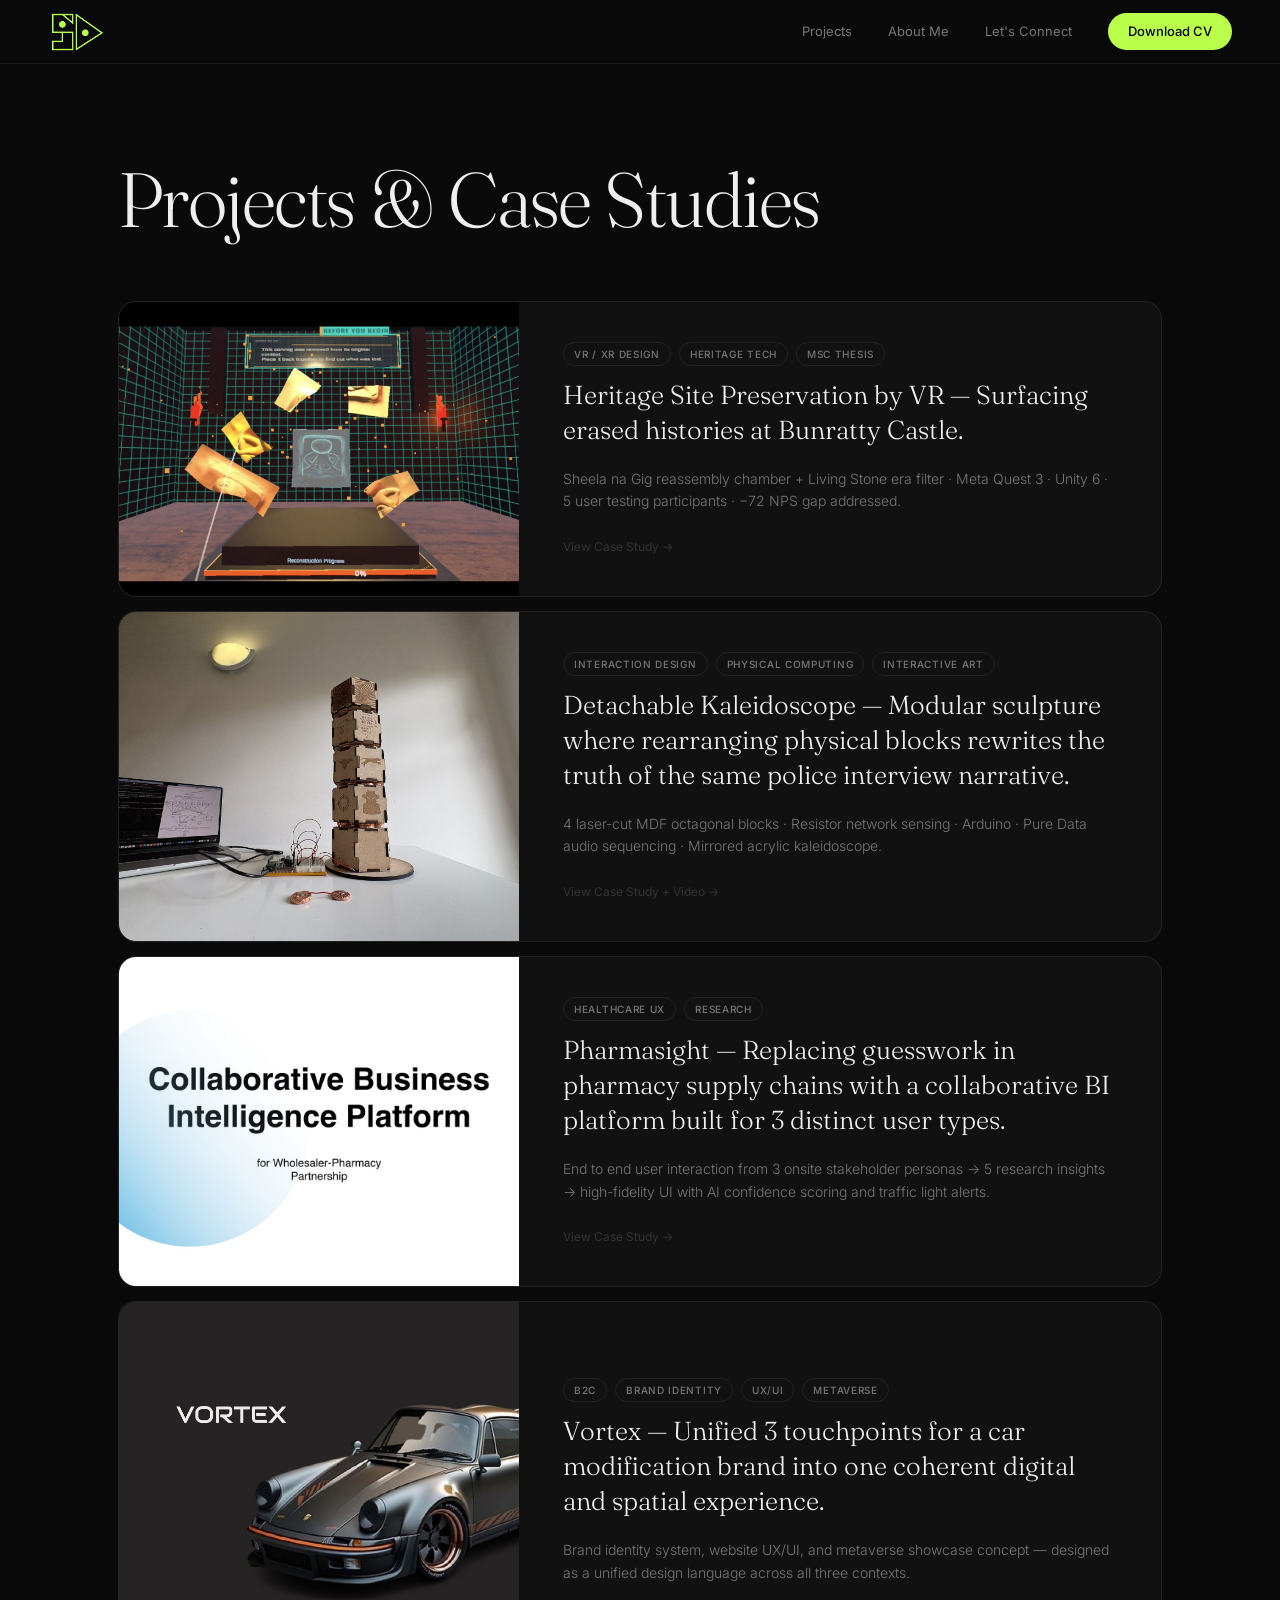
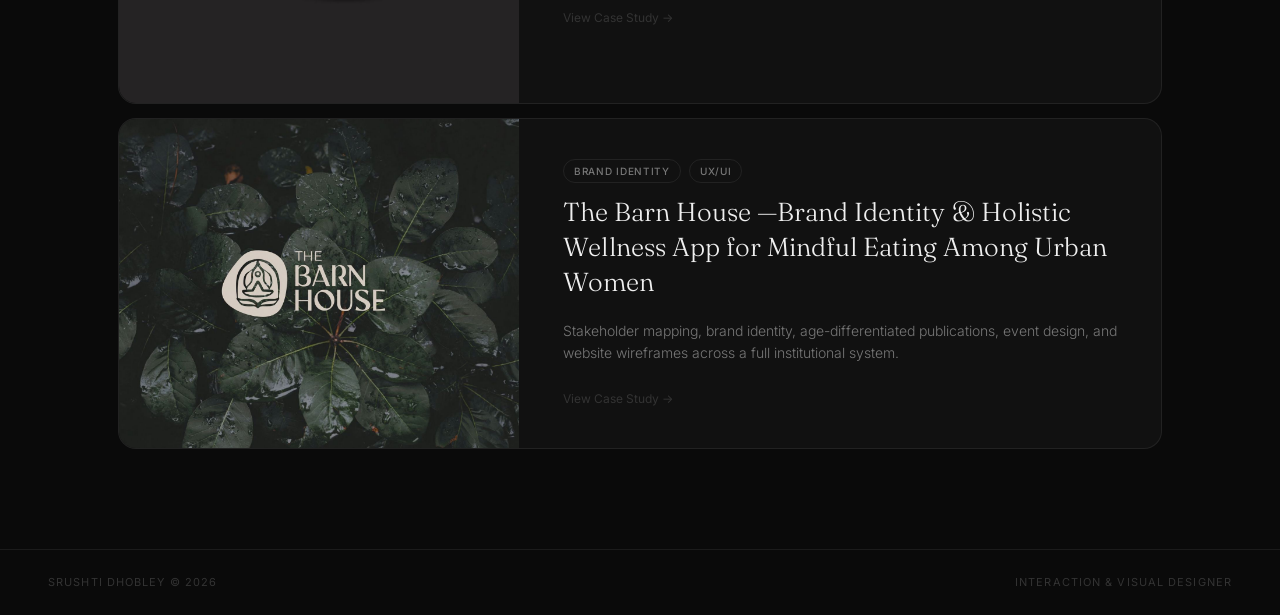
<file: projects.html>
<!DOCTYPE html>
<html lang="en">
<head>
  <meta charset="UTF-8"/><meta name="viewport" content="width=device-width,initial-scale=1.0"/>
  <title>Projects · Srushti Dhobley</title>
  <link rel="preconnect" href="https://fonts.googleapis.com"/>
  <link rel="preconnect" href="https://fonts.gstatic.com" crossorigin/>
  <link href="https://fonts.googleapis.com/css2?family=Inter:wght@300;400;500;600&family=Fraunces:ital,opsz,wght@0,9..144,300;0,9..144,400;1,9..144,300;1,9..144,400&display=swap" rel="stylesheet" />
  <link rel="stylesheet" href="style.css"/>
  <style>
    /* Turns the project link green on hover */
    .project-row:hover .project-link,
    .project-link:hover {
      color: #b9ff4b !important;
      transition: color 0.2s ease;
    }
  </style>
</head>
<body>
  <nav class="nav" id="nav">
    <a href="index.html" class="nav-logo"><img src="logo.jpg" alt="Srushti Logo" style="height:40px;width:auto;display:block;" /></a>
    <div class="nav-links">
      <a href="projects.html">Projects</a>
      <a href="about.html">About Me</a>
      <a href="index.html#contact">Let's Connect</a>
      <a href="Srushti_Dhobley_Resume.pdf" class="nav-cta" download>Download CV</a>
    </div>
    <button class="nav-burger" id="burger" aria-label="menu"><span></span><span></span></button>
  </nav>
  <div class="nav-mobile" id="navMobile">
    <a href="projects.html">Projects</a>
    <a href="about.html">About Me</a>
    <a href="index.html#contact">Let's Connect</a>
    <a href="Srushti_Dhobley_Resume.pdf" download>Download CV</a>
  </div>
  <div class="page-hero">
    <h1>Projects &amp; Case Studies</h1>
  </div>
  <div class="projects-full">
    
    <!-- MOVED TO TOP: Heritage Site Preservation Case Study -->
    <a href="case-study-bunratty.html" class="project-row">
      <div class="project-card__img" style="background:#0a0a0a;position:relative;">
        <img src="bunratty-cover.jpg" alt="Heritage Site Preservation by VR — Bunratty Castle" style="width:100%;height:100%;object-fit:cover;object-position:center center;" onerror="this.style.display='none'" />
      </div>
      <div class="project-card__body">
        <div class="project-tags"><span class="tag">VR / XR Design</span><span class="tag">Heritage Tech</span><span class="tag">MSc Thesis</span></div>
        <h2>Heritage Site Preservation by VR — Surfacing erased histories at Bunratty Castle.</h2>
        <p style="font-size:14px;color:var(--text-dim);font-weight:300;line-height:1.6;margin-top:8px;">Sheela na Gig reassembly chamber + Living Stone era filter · Meta Quest 3 · Unity 6 · 5 user testing participants · −72 NPS gap addressed.</p>
        <span class="project-link" style="margin-top:12px;">View Case Study →</span>
      </div>
    </a>

    <a href="case-study-kaleidoscope.html" class="project-row">
      <div class="project-card__img" style="background:#0a0a0a;">
        <img src="kaleido-final.jpg" alt="Detachable Kaleidoscope sculpture" style="width:100%;height:100%;object-fit:cover;object-position:center 20%;" />
      </div>
      <div class="project-card__body">
        <div class="project-tags">
          <span class="tag">Interaction Design</span>
          <span class="tag">Physical Computing</span>
          <span class="tag">Interactive Art</span>
        </div>
        <h2>Detachable Kaleidoscope — Modular sculpture where rearranging physical blocks rewrites the truth of the same police interview narrative.</h2>
        <p style="font-size:14px;color:var(--text-dim);font-weight:300;line-height:1.6;margin-top:8px;">4 laser-cut MDF octagonal blocks · Resistor network sensing · Arduino · Pure Data audio sequencing · Mirrored acrylic kaleidoscope.</p>
        <span class="project-link" style="margin-top:12px;">View Case Study + Video →</span>
      </div>
    </a>

    <a href="case-study-pharmasight.html" class="project-row">
      <div class="project-card__img" style="background:#0a0a0a;">
        <img src="pharma-cover.jpg" alt="Pharmasight BI platform" style="width:100%;height:100%;object-fit:cover;object-position:center center;" />
      </div>
      <div class="project-card__body">
        <div class="project-tags"><span class="tag">Healthcare UX</span><span class="tag">Research</span></div>
        <h2>Pharmasight — Replacing guesswork in pharmacy supply chains with a collaborative BI platform built for 3 distinct user types.</h2>
        <p style="font-size:14px;color:var(--text-dim);font-weight:300;line-height:1.6;margin-top:8px;">End to end user interaction from 3 onsite stakeholder personas → 5 research insights → high-fidelity UI with AI confidence scoring and traffic light alerts.</p>
        <span class="project-link" style="margin-top:12px;">View Case Study →</span>
      </div>
    </a>

    <a href="case-study-vortex.html" class="project-row">
      <div class="project-card__img" style="background:#0a0a0a;">
        <img src="vortex-cover.jpg" alt="Vortex brand identity" style="width:100%;height:100%;object-fit:cover;object-position:left center;" />
      </div>
      <div class="project-card__body">
        <div class="project-tags"><span class="tag">B2C</span><span class="tag">Brand Identity</span><span class="tag">UX/UI</span><span class="tag">Metaverse</span></div>
        <h2>Vortex — Unified 3 touchpoints for a car modification brand into one coherent digital and spatial experience.</h2>
        <p style="font-size:14px;color:var(--text-dim);font-weight:300;line-height:1.6;margin-top:8px;">Brand identity system, website UX/UI, and metaverse showcase concept — designed as a unified design language across all three contexts.</p>
        <span class="project-link" style="margin-top:12px;">View Case Study →</span>
      </div>
    </a>

    <a href="case-study-barnhouse.html" class="project-row">
      <div class="project-card__img" style="background:#0a0a0a;">
        <img src="barn-house-cover.jpg" alt="The Barn House wellness app" style="width:100%;height:100%;object-fit:cover;object-position:center center;" />
      </div>
      <div class="project-card__body">
        <div class="project-tags"><span class="tag">Brand Identity</span><span class="tag">UX/UI</span></div>
        <h2>The Barn House —Brand Identity & Holistic Wellness App for Mindful Eating Among Urban Women</h2>
        <p style="font-size:14px;color:var(--text-dim);font-weight:300;line-height:1.6;margin-top:8px;">Stakeholder mapping, brand identity, age-differentiated publications, event design, and website wireframes across a full institutional system.</p>
        <span class="project-link" style="margin-top:12px;">View Case Study →</span>
      </div>
    </a>

  </div>
  <footer class="footer">
    <span>SRUSHTI DHOBLEY © 2026</span>
    <span>INTERACTION &amp; VISUAL DESIGNER</span>
  </footer>
  <script src="script.js"></script>
</body>
</html>
</file>
<file: style.css>
/* ============================================
   VARIATION 1 · DARK MINIMAL · "Night Studio"
   Palette: near-black + electric lime accent
   Type: Fraunces display / Inter body
   Signature: oversized italic headline split
   ============================================ */
*,*::before,*::after{box-sizing:border-box;margin:0;padding:0}
:root{
  --bg:#0a0a0a;--bg2:#111;--bg3:#181818;
  --border:rgba(255,255,255,0.07);
  --text:#efefef;--text-dim:#777;--text-faint:#333;
  --accent:#b9ff4b;--accent2:#7c3aed;
  --radius:10px;--radius-lg:18px;
  --ff-display:'Fraunces',Georgia,serif;
  --ff-body:'Inter',system-ui,sans-serif;
  --nav-h:64px;--max:1140px;
}
html{scroll-behavior:smooth}
body{background:var(--bg);color:var(--text);font-family:var(--ff-body);font-size:16px;line-height:1.6;-webkit-font-smoothing:antialiased}
a{color:inherit;text-decoration:none}
::selection{background:var(--accent);color:#000}
::-webkit-scrollbar{width:4px}
::-webkit-scrollbar-track{background:var(--bg)}
::-webkit-scrollbar-thumb{background:#2a2a2a;border-radius:2px}

/* NAV */
.nav{position:fixed;top:0;left:0;right:0;z-index:100;height:var(--nav-h);display:flex;align-items:center;justify-content:space-between;padding:0 48px;border-bottom:1px solid var(--border);background:rgba(10,10,10,0.88);backdrop-filter:blur(20px);transition:transform .3s}
.nav-logo{display:flex;align-items:center;line-height:1}.nav-logo svg{display:block}
.nav-links{display:flex;align-items:center;gap:36px;font-size:13px;font-weight:400}
.nav-links a{color:var(--text-dim);transition:color .2s;position:relative}
.nav-links a::after{content:'';position:absolute;bottom:-2px;left:0;right:0;height:1px;background:var(--accent);transform:scaleX(0);transition:transform .2s}
.nav-links a:hover{color:var(--text)}
.nav-links a:hover::after{transform:scaleX(1)}
.nav-cta{background:var(--accent)!important;color:#000!important;padding:8px 20px;border-radius:100px;font-weight:500;font-size:13px;transition:opacity .2s!important}
.nav-cta::after{display:none!important}
.nav-cta:hover{opacity:.8}
.nav-burger{display:none;flex-direction:column;gap:5px;padding:4px;width:36px;background:none;border:none;cursor:pointer}
.nav-burger span{display:block;height:1.5px;background:var(--text);transition:transform .25s,opacity .25s}
.nav-burger.open span:first-child{transform:translateY(6.5px) rotate(45deg)}
.nav-burger.open span:last-child{transform:translateY(-6.5px) rotate(-45deg)}
.nav-mobile{display:none;flex-direction:column;position:fixed;top:var(--nav-h);left:0;right:0;z-index:99;background:var(--bg2);border-bottom:1px solid var(--border);padding:28px 36px;gap:22px;font-size:18px}
.nav-mobile a{color:var(--text-dim)}
.nav-mobile.open{display:flex}

/* HERO */
.hero{padding:calc(var(--nav-h) + 90px) 48px 0;max-width:var(--max);margin:0 auto}
.hero-tag{display:inline-flex;align-items:center;gap:8px;font-size:11px;font-weight:500;color:var(--text-dim);border:1px solid var(--border);padding:6px 14px;border-radius:100px;margin-bottom:36px;letter-spacing:.06em;text-transform:uppercase}
.hero-tag::before{content:'';width:6px;height:6px;background:var(--accent);border-radius:50%;animation:pulse 2s ease-in-out infinite}
@keyframes pulse{0%,100%{opacity:1;transform:scale(1)}50%{opacity:.5;transform:scale(.7)}}
.hero-headline{font-family:var(--ff-display);font-size:clamp(52px,8vw,110px);font-weight:300;line-height:1.0;letter-spacing:-.03em;color:var(--text);margin-bottom:32px}
.hero-headline em{font-style:italic;color:var(--accent)}
.hero-sub{font-size:clamp(16px,1.8vw,19px);color:var(--text-dim);font-weight:300;max-width:520px;margin-bottom:14px;line-height:1.65}
.hero-status{font-size:12px;color:var(--text-faint);margin-bottom:80px;font-style:italic;letter-spacing:.04em}
.eyebrow{font-size:11px;font-weight:500;letter-spacing:.14em;text-transform:uppercase;color:var(--text-dim)}

/* MARQUEE */
.logo-strip-wrap{overflow:hidden;border-top:1px solid var(--border);border-bottom:1px solid var(--border);padding:16px 0;margin-left:-48px;margin-right:-48px}
.logo-strip{display:flex;align-items:center;gap:0;white-space:nowrap;animation:marquee 28s linear infinite}
.logo-strip .dot{color:var(--accent);font-size:14px}
.strip-item{display:inline-flex;align-items:center;justify-content:center;flex-shrink:0;width:220px;height:72px;padding:0 28px;box-sizing:border-box}
.strip-item img{height:52px;width:auto;max-width:180px;object-fit:contain;display:block}
.strip-logo{height:26px;width:auto;object-fit:contain;opacity:0.4;filter:grayscale(100%) brightness(2.5);flex-shrink:0;margin:0 24px}
.strip-logo--light{filter:grayscale(100%) brightness(4)}
.strip-logo:hover{opacity:0.7}
@keyframes marquee{from{transform:translateX(0)}to{transform:translateX(-50%)}}

/* PROJECTS */
.projects-section{max-width:var(--max);margin:0 auto;padding:100px 48px}
.section-header{display:flex;justify-content:space-between;align-items:center;margin-bottom:40px}
.view-all{font-size:13px;color:var(--text-dim);border-bottom:1px solid var(--border);padding-bottom:2px;transition:color .2s,border-color .2s}
.view-all:hover{color:var(--accent);border-color:var(--accent)}
.project-grid{display:grid;grid-template-columns:1fr 1fr;gap:14px}
.project-card{background:var(--bg2);border:1px solid var(--border);border-radius:var(--radius-lg);overflow:hidden;display:flex;flex-direction:column;transition:border-color .25s,transform .25s;cursor:pointer}
.project-card:hover{border-color:rgba(255,255,255,.16);transform:translateY(-3px)}
.project-card--wide{grid-column:1/-1;flex-direction:row}
.project-card__img{position:relative;overflow:hidden;flex-shrink:0}
.project-card--wide .project-card__img{width:52%;min-height:300px}
.project-card:not(.project-card--wide) .project-card__img{height:210px}
.project-placeholder{width:100%;height:100%;padding:28px;display:flex;align-items:center;justify-content:center}
.project-card__body{padding:28px 32px;display:flex;flex-direction:column;justify-content:center;gap:12px;flex:1}
.project-tags{display:flex;gap:8px;flex-wrap:wrap}
.tag{font-size:10px;font-weight:500;letter-spacing:.07em;text-transform:uppercase;padding:3px 10px;border-radius:100px;border:1px solid var(--border);color:var(--text-dim)}
.project-card__body h2{font-family:var(--ff-display);font-size:clamp(16px,2vw,21px);font-weight:300;line-height:1.35;color:var(--text)}
.project-link{font-size:12px;color:var(--text-faint);margin-top:6px;transition:color .2s}
.project-card:hover .project-link{color:var(--accent)}

/* ABOUT */
.about-strip{border-top:1px solid var(--border);max-width:var(--max);margin:0 auto;padding:100px 48px;display:grid;grid-template-columns:1fr 360px;gap:80px;align-items:center}
.about-strip__text{display:flex;flex-direction:column;gap:20px}
.about-strip__text p{font-size:clamp(15px,1.5vw,17px);color:var(--text-dim);font-weight:300;line-height:1.8}
.btn-ghost{display:inline-flex;align-items:center;gap:6px;font-size:13px;color:var(--text);border:1px solid var(--border);padding:10px 22px;border-radius:100px;transition:border-color .2s,color .2s;align-self:flex-start;margin-top:6px;background:none;cursor:pointer;font-family:inherit}
.btn-ghost:hover{border-color:var(--accent);color:var(--accent)}
.about-strip__photo{aspect-ratio:3/4;border-radius:var(--radius-lg);overflow:hidden;border:1px solid var(--border)}
.photo-placeholder{width:100%;height:100%;background:var(--bg3);display:flex;align-items:center;justify-content:center;color:var(--text-faint);font-size:13px}

/* TESTIMONIALS */
.testimonials{border-top:1px solid var(--border);max-width:var(--max);margin:0 auto;padding:100px 48px}
.testimonial-grid{display:grid;grid-template-columns:repeat(3,1fr);gap:14px}
.testimonial-card{background:var(--bg2);border:1px solid var(--border);border-radius:var(--radius-lg);padding:32px;display:flex;flex-direction:column;justify-content:space-between;gap:20px}
.testimonial-quote{font-family:var(--ff-display);font-size:clamp(15px,1.5vw,18px);font-weight:300;font-style:italic;line-height:1.55;color:var(--text)}
.testimonial-author{display:flex;flex-direction:column;gap:4px;padding-top:16px;border-top:1px solid var(--border)}
.t-name{font-size:13px;font-weight:500;color:var(--text)}
.t-role{font-size:12px;color:var(--text-dim)}
.testimonial-note{text-align:center;font-size:11px;color:var(--text-faint);margin-top:20px;font-style:italic}

/* FAQ */
.faq-section{border-top:1px solid var(--border);max-width:var(--max);margin:0 auto;padding:100px 48px}
.faq-list{display:flex;flex-direction:column;border:1px solid var(--border);border-radius:var(--radius-lg);overflow:hidden}
.faq-item{border-bottom:1px solid var(--border)}
.faq-item:last-child{border-bottom:none}
.faq-q{width:100%;text-align:left;padding:22px 28px;font-size:15px;font-weight:400;color:var(--text);display:flex;justify-content:space-between;align-items:center;gap:16px;transition:background .2s;background:none;border:none;cursor:pointer;font-family:inherit}
.faq-q::after{content:'+';font-size:20px;color:var(--text-dim);line-height:1;transition:transform .25s;flex-shrink:0}
.faq-q[aria-expanded="true"]{background:var(--bg2)}
.faq-q[aria-expanded="true"]::after{transform:rotate(45deg);color:var(--accent)}
.faq-q:hover{background:var(--bg2)}
.faq-a{max-height:0;overflow:hidden;transition:max-height .35s ease,padding .3s ease;font-size:14px;color:var(--text-dim);line-height:1.75;padding:0 28px;font-weight:300}
.faq-a.open{max-height:300px;padding:0 28px 22px}

/* CONTACT */
.contact-section{border-top:1px solid var(--border);padding:120px 48px}
.contact-inner{max-width:680px;margin:0 auto;text-align:center;display:flex;flex-direction:column;align-items:center;gap:20px}
.contact-eyebrow{font-size:13px;color:var(--text-dim);font-style:italic}
.contact-headline{font-family:var(--ff-display);font-size:clamp(36px,6vw,72px);font-weight:300;line-height:1.1;letter-spacing:-.02em;color:var(--text)}
.contact-actions{display:flex;align-items:center;gap:12px;flex-wrap:wrap;justify-content:center;margin-top:8px}
.btn-primary{display:inline-flex;align-items:center;gap:8px;background:var(--accent);color:#000;font-size:14px;font-weight:500;padding:13px 30px;border-radius:100px;transition:opacity .2s,transform .2s;font-family:inherit}
.btn-primary:hover{opacity:.85;transform:translateY(-1px)}
.copy-email{display:inline-flex;align-items:center;gap:10px;font-size:13px;color:var(--text-dim);border:1px solid var(--border);padding:13px 20px;border-radius:100px;transition:border-color .2s,color .2s;background:none;cursor:pointer;font-family:inherit}
.copy-email:hover{border-color:var(--text-dim);color:var(--text)}
.copy-label{font-size:10px;background:var(--bg3);padding:2px 8px;border-radius:4px;color:var(--text-dim)}
.social-links{display:flex;gap:20px;margin-top:8px}
.social-links a{color:var(--text-faint);transition:color .2s,transform .2s}
.social-links a:hover{color:var(--accent);transform:translateY(-2px)}

/* FOOTER */
.footer{border-top:1px solid var(--border);padding:24px 48px;display:flex;justify-content:space-between;align-items:center;font-size:11px;letter-spacing:.1em;text-transform:uppercase;color:var(--text-faint)}

/* INNER PAGES */
.page-hero{padding-top:calc(var(--nav-h) + 80px);padding-bottom:60px;max-width:var(--max);margin:0 auto;padding-left:48px;padding-right:48px}
.page-hero h1{font-family:var(--ff-display);font-size:clamp(40px,6vw,80px);font-weight:300;line-height:1.05;letter-spacing:-.02em;margin-top:16px}
.projects-full{max-width:var(--max);margin:0 auto;padding:0 48px 100px;display:flex;flex-direction:column;gap:14px}
.project-row{background:var(--bg2);border:1px solid var(--border);border-radius:var(--radius-lg);overflow:hidden;display:grid;grid-template-columns:400px 1fr;min-height:260px;transition:border-color .25s,transform .25s;cursor:pointer}
.project-row:hover{border-color:rgba(255,255,255,.16);transform:translateY(-2px)}
.project-row .project-card__img{height:100%}
.project-row .project-card__body{padding:40px 44px}
.project-row .project-card__body h2{font-size:clamp(18px,2.2vw,26px)}

/* ABOUT PAGE */
.about-page{max-width:var(--max);margin:0 auto;padding:0 48px 100px}
.about-page__grid{display:grid;grid-template-columns:1fr 320px;gap:80px;border-top:1px solid var(--border);padding-top:60px}
.about-bio p{font-size:17px;font-weight:300;color:var(--text-dim);line-height:1.8;margin-bottom:20px}
.about-experience{margin-top:56px}
.about-experience h3{font-family:var(--ff-display);font-size:20px;font-weight:300;margin-bottom:20px;color:var(--text)}
.exp-item{display:grid;grid-template-columns:1fr auto;border-top:1px solid var(--border);padding:18px 0;gap:8px}
.exp-title{font-size:14px;font-weight:500;color:var(--text)}
.exp-company{font-size:12px;color:var(--accent);margin-top:2px}
.exp-date{font-size:11px;color:var(--text-dim);text-align:right;padding-top:2px}
.about-sidebar h3{font-family:var(--ff-display);font-size:18px;font-weight:300;margin-bottom:6px;margin-top:36px;color:var(--text)}
.about-sidebar h3:first-child{margin-top:0}
.tag-cloud{display:flex;flex-wrap:wrap;gap:8px;margin-top:10px}

/* CASE STUDY */
.case-hero{padding-top:calc(var(--nav-h) + 80px);max-width:var(--max);margin:0 auto;padding-left:48px;padding-right:48px;padding-bottom:60px}
.case-hero .project-tags{margin:16px 0 24px}
.case-hero h1{font-family:var(--ff-display);font-size:clamp(26px,4vw,52px);font-weight:300;line-height:1.15;letter-spacing:-.02em;max-width:800px}
.case-meta-grid{display:grid;grid-template-columns:repeat(4,1fr);gap:16px;margin-top:48px;padding-top:48px;border-top:1px solid var(--border)}
.case-meta-item{display:flex;flex-direction:column;gap:6px}
.case-meta-label{font-size:10px;text-transform:uppercase;letter-spacing:.1em;color:var(--text-faint)}
.case-meta-value{font-size:14px;color:var(--text);font-weight:400}
.case-cover{background:var(--bg2);border-top:1px solid var(--border);border-bottom:1px solid var(--border);height:460px;display:flex;align-items:center;justify-content:center;margin-bottom:80px;color:var(--text-faint);font-size:14px}
.case-body{max-width:760px;margin:0 auto;padding:0 48px 120px}
.case-section{margin-bottom:68px}
.case-section h2{font-family:var(--ff-display);font-size:clamp(20px,2.5vw,30px);font-weight:300;margin-bottom:18px;color:var(--text)}
.case-section p{font-size:16px;font-weight:300;color:var(--text-dim);line-height:1.8;margin-bottom:16px}
.case-section ul{padding-left:20px;display:flex;flex-direction:column;gap:10px}
.case-section li{font-size:15px;font-weight:300;color:var(--text-dim);line-height:1.7}
.case-callout{background:var(--bg2);border-left:3px solid var(--accent);border-radius:0 8px 8px 0;padding:22px 26px;margin:28px 0;font-size:17px;font-style:italic;color:var(--text);font-family:var(--ff-display);font-weight:300}
.case-img-placeholder{background:var(--bg2);border:1px solid var(--border);border-radius:var(--radius-lg);height:300px;display:flex;align-items:center;justify-content:center;color:var(--text-faint);font-size:13px;margin:28px 0}

/* RESPONSIVE */
@media(max-width:900px){
  .nav-links{display:none}.nav-burger{display:flex}.nav{padding:0 24px}
  .hero,.logo-strip-wrap~*,.projects-section,.about-strip,.testimonials,.faq-section{padding-left:24px;padding-right:24px}
  .hero{padding-left:24px;padding-right:24px}
  .logo-strip-wrap{margin-left:-24px;margin-right:-24px}
  .project-grid{grid-template-columns:1fr}
  .project-card--wide{flex-direction:column}
  .project-card--wide .project-card__img{width:100%;min-height:200px}
  .about-strip{grid-template-columns:1fr;gap:40px;padding:60px 24px}
  .testimonial-grid{grid-template-columns:1fr}
  .footer{padding:20px 24px;flex-direction:column;gap:8px;text-align:center}
  .project-row{grid-template-columns:1fr}
  .project-row .project-card__img{height:200px}
  .project-row .project-card__body{padding:28px}
  .about-page{padding:0 24px 100px}
  .about-page__grid{grid-template-columns:1fr;gap:40px}
  .case-meta-grid{grid-template-columns:1fr 1fr}
  .case-body,.case-hero,.page-hero{padding-left:24px;padding-right:24px}
  .projects-full{padding-left:24px;padding-right:24px}
  .contact-section{padding-left:24px;padding-right:24px}
}
@media(prefers-reduced-motion:reduce){*{animation-duration:.01ms!important;transition-duration:.01ms!important}}
</file>
